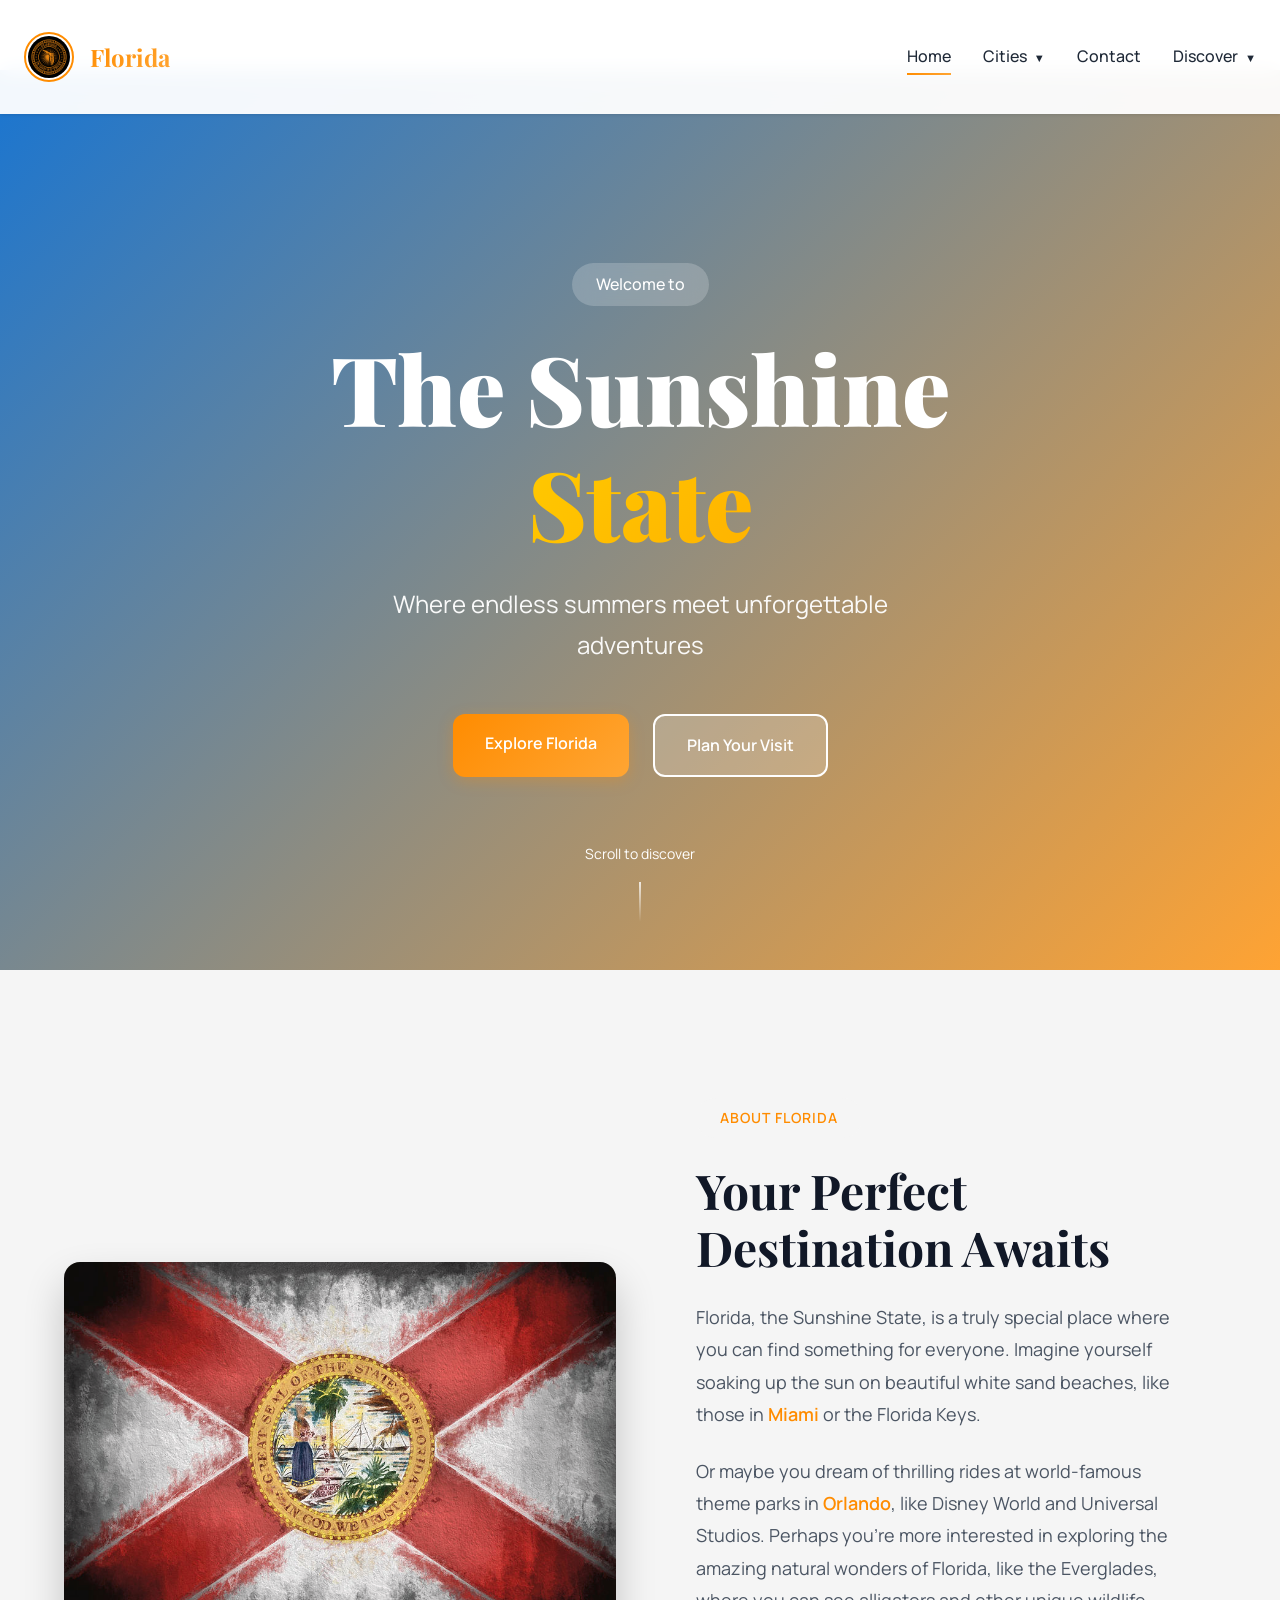
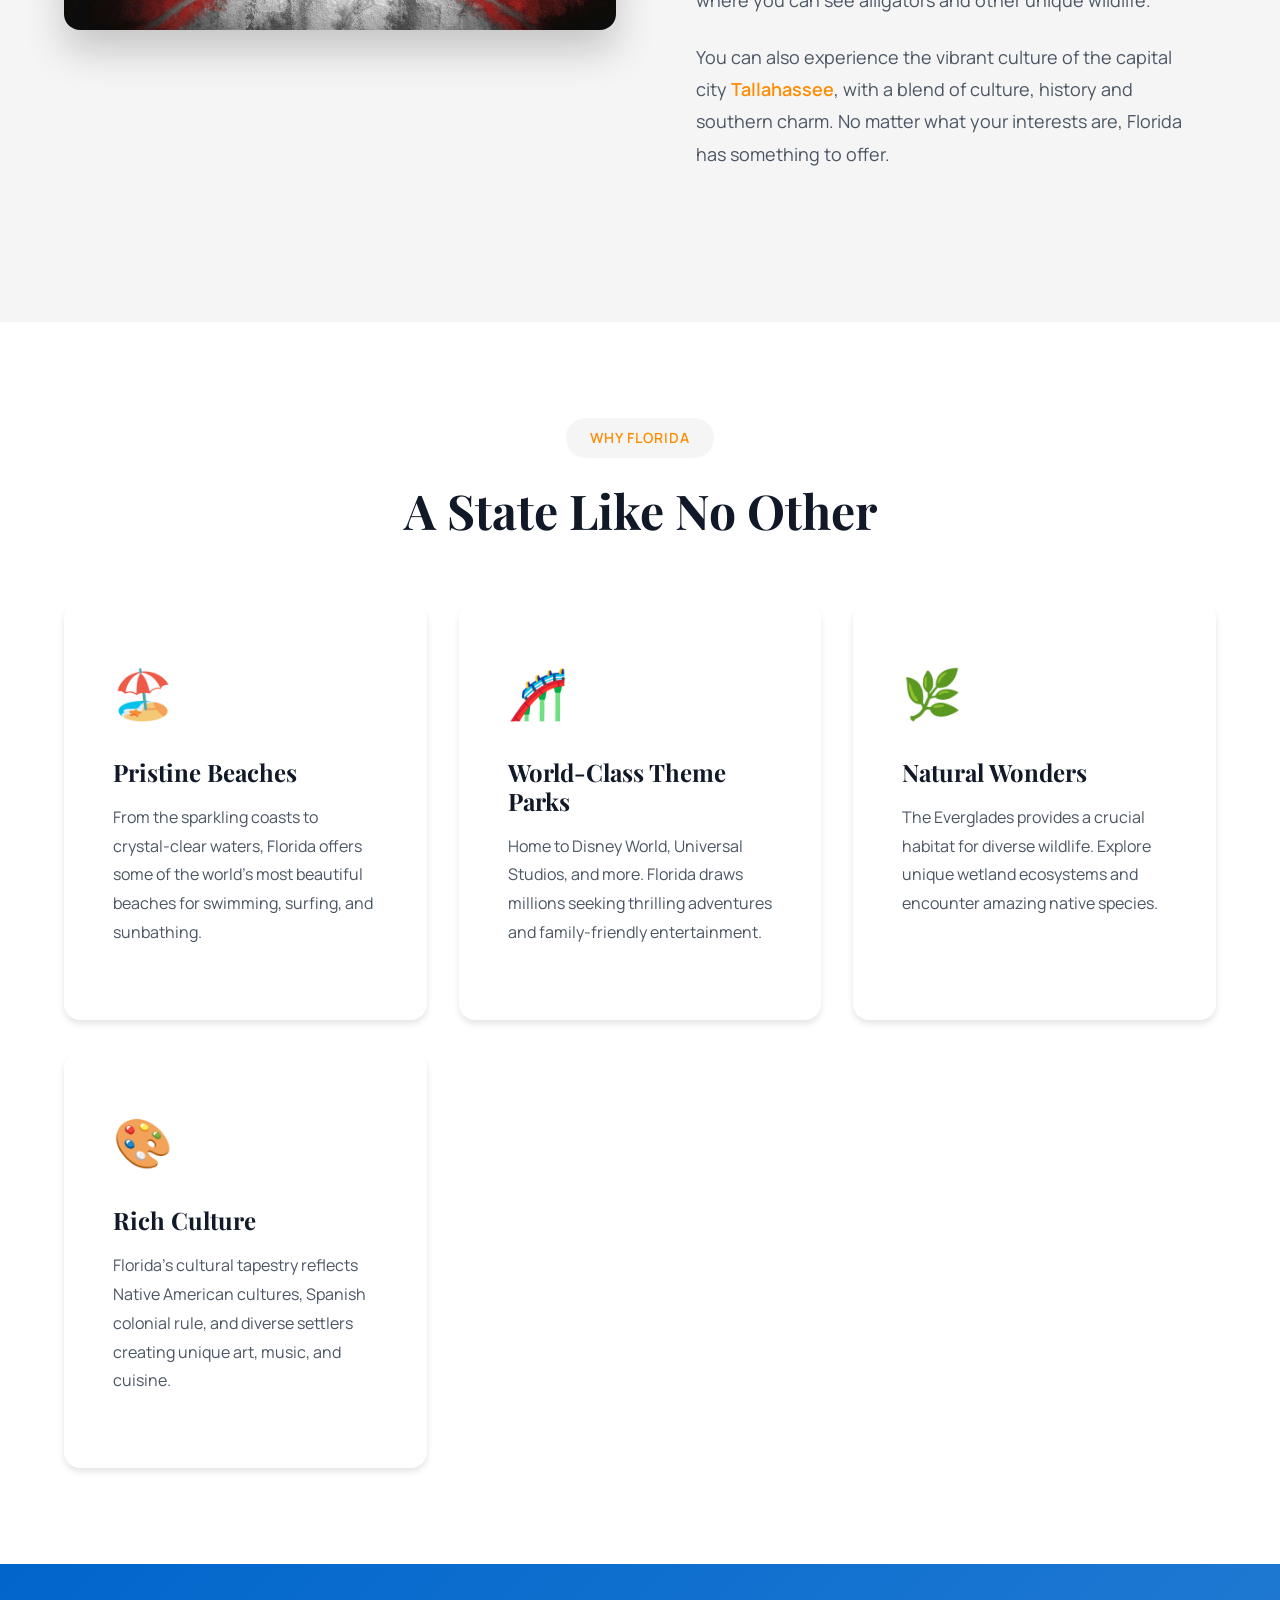
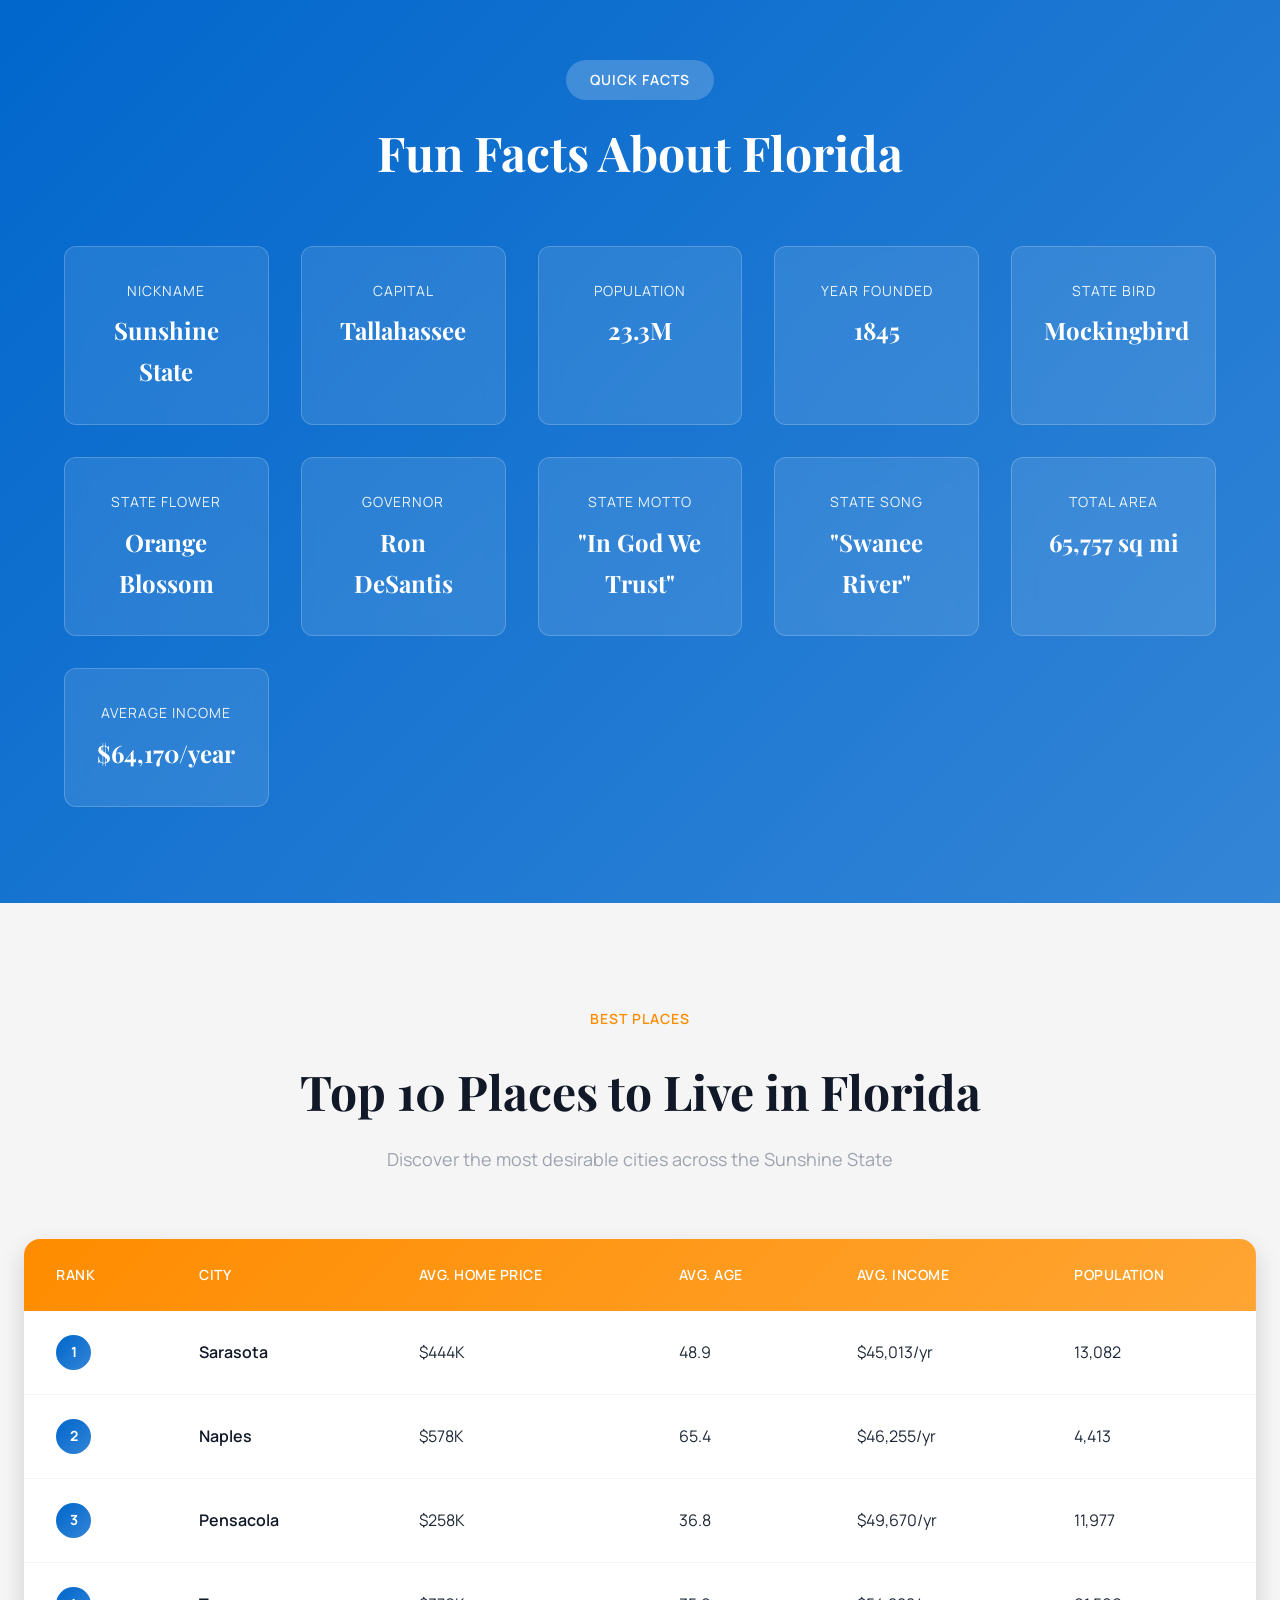
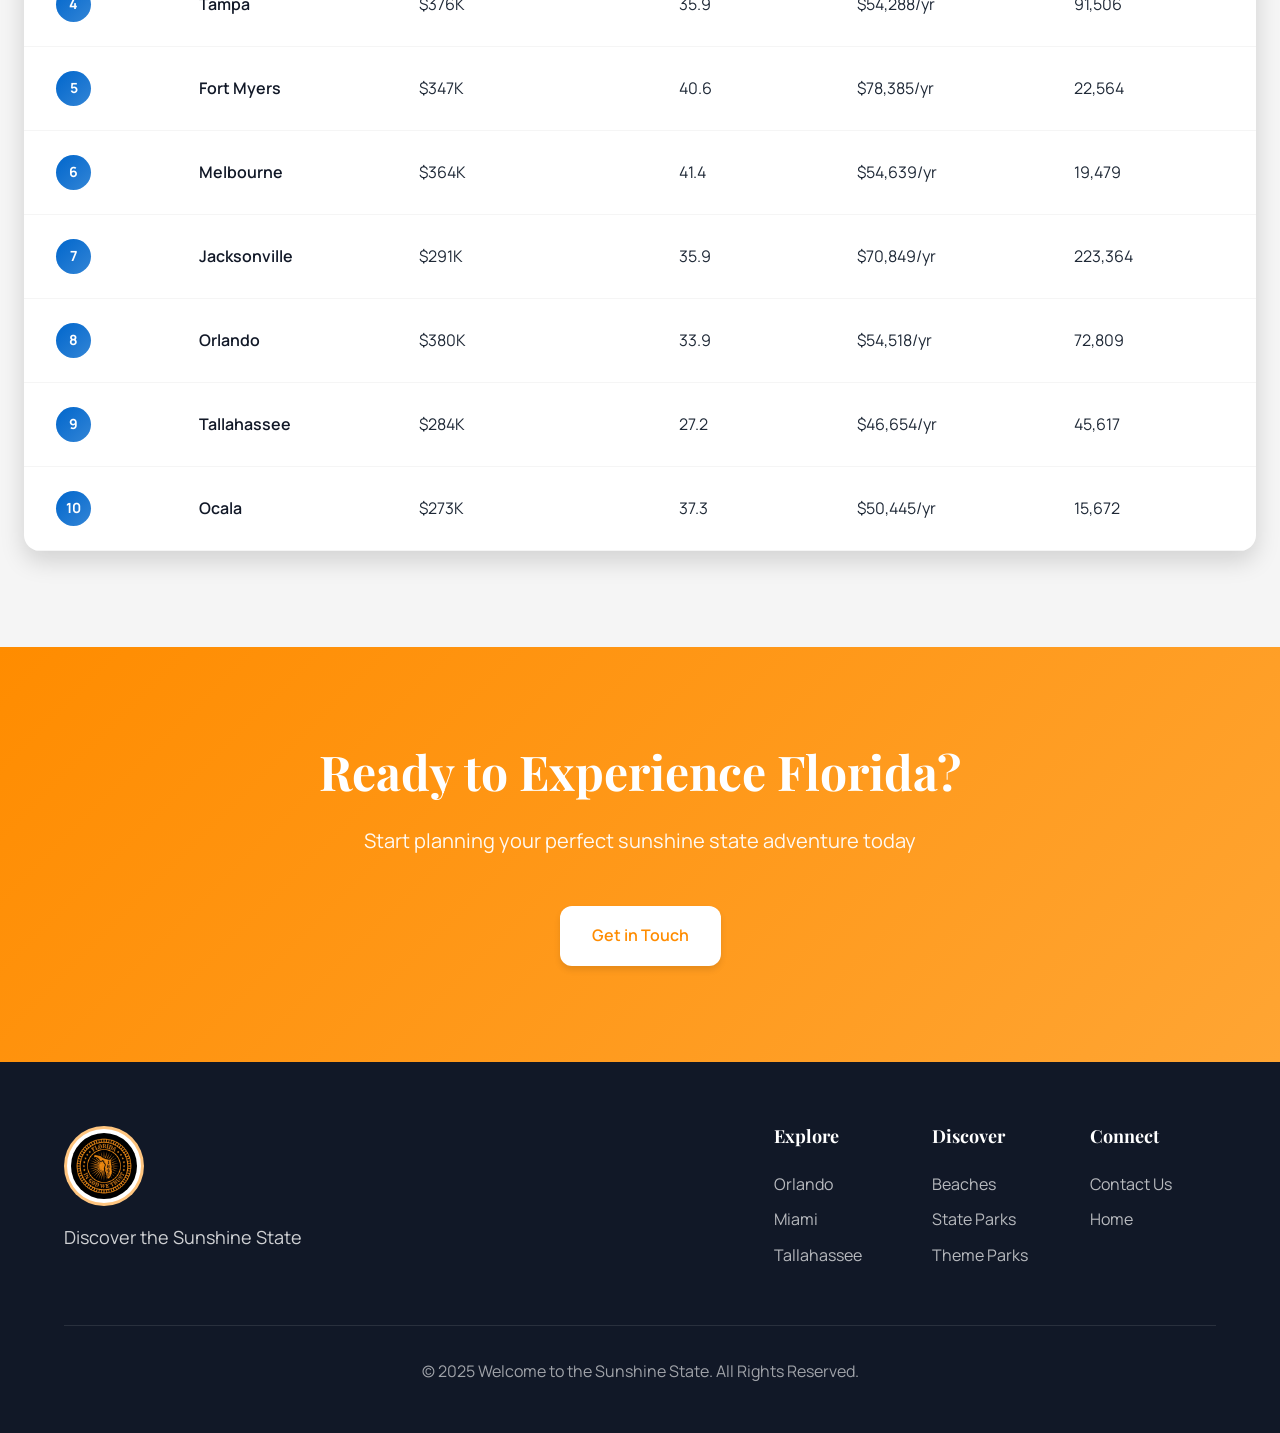
<file: index.html>
<!DOCTYPE html>
<html lang="en">
<head>
    <meta charset="UTF-8">
    <meta name="viewport" content="width=device-width, initial-scale=1.0">
    <title>The Sunshine State | Discover Florida</title>
    <link rel="stylesheet" href="./css_codes/styles.css">
    <link rel="preconnect" href="https://fonts.googleapis.com">
    <link rel="preconnect" href="https://fonts.gstatic.com" crossorigin>
    <link href="https://fonts.googleapis.com/css2?family=Playfair+Display:wght@400;600;700;900&family=Manrope:wght@300;400;500;600;700&display=swap" rel="stylesheet">
</head>
<body>
    <!-- Navigation -->
    <nav class="nav-container">
        <div class="nav-content">
            <div class="nav-logo">
                <img src="./images/index_images/florida_logo.webp" alt="Florida State Logo" class="logo-image">
                <span class="logo-text">Florida</span>
            </div>
            
            <button class="mobile-menu-toggle" aria-label="Toggle menu">
                <span></span>
                <span></span>
                <span></span>
            </button>
            
            <ul class="nav-menu">
                <li><a href="index.html" class="nav-link active">Home</a></li>
                <li class="nav-dropdown">
                    <a href="#" class="nav-link">Cities <span class="dropdown-arrow">▼</span></a>
                    <ul class="dropdown-menu">
                        <li><a href="./cities/Orlando.html">Orlando</a></li>
                        <li><a href="./cities/Miami.html">Miami</a></li>
                        <li><a href="./cities/Tallahassee.html">Tallahassee</a></li>
                    </ul>
                </li>
                <li><a href="contact.html" class="nav-link">Contact</a></li>
                <li class="nav-dropdown">
                    <a href="#" class="nav-link">Discover <span class="dropdown-arrow">▼</span></a>
                    <ul class="dropdown-menu">
                        <li><a href="./More About Florida/Beaches.html">Beaches</a></li>
                        <li><a href="./More About Florida/State_parks.html">State Parks</a></li>
                        <li><a href="./More About Florida/Theme_parks.html">Theme Parks</a></li>
                    </ul>
                </li>
            </ul>
        </div>
    </nav>

    <!-- Hero Section -->
    <header class="hero">
        <div class="hero-background"></div>
        <div class="hero-content">
            <div class="hero-badge">Welcome to</div>
            <h1 class="hero-title">
                The Sunshine
                <span class="hero-title-highlight">State</span>
            </h1>
            <p class="hero-subtitle">Where endless summers meet unforgettable adventures</p>
            <div class="hero-cta">
                <a href="#explore" class="btn btn-primary">Explore Florida</a>
                <a href="contact.html" class="btn btn-secondary">Plan Your Visit</a>
            </div>
        </div>
        <div class="hero-scroll">
            <span>Scroll to discover</span>
            <div class="scroll-indicator"></div>
        </div>
    </header>

    <!-- Main Content -->
    <main>
        <!-- Introduction Section -->
        <section class="intro-section" id="explore">
            <div class="container">
                <div class="intro-grid">
                    <div class="intro-image">
                        <img src="./images/index_images/florida_flag2.jpg" alt="Florida Flag" loading="lazy">
                        <div class="image-overlay"></div>
                    </div>
                    <div class="intro-content">
                        <div class="section-label">About Florida</div>
                        <h2 class="section-title">Your Perfect Destination Awaits</h2>
                        <p class="intro-text">
                            Florida, the Sunshine State, is a truly special place where you can find something for everyone. 
                            Imagine yourself soaking up the sun on beautiful white sand beaches, like those in 
                            <a href="./cities/Miami.html" class="inline-link">Miami</a> or the Florida Keys.
                        </p>
                        <p class="intro-text">
                            Or maybe you dream of thrilling rides at world-famous theme parks in 
                            <a href="./cities/Orlando.html" class="inline-link">Orlando</a>, like Disney World and Universal Studios. 
                            Perhaps you're more interested in exploring the amazing natural wonders of Florida, like the Everglades, 
                            where you can see alligators and other unique wildlife.
                        </p>
                        <p class="intro-text">
                            You can also experience the vibrant culture of the capital city 
                            <a href="./cities/Tallahassee.html" class="inline-link">Tallahassee</a>, 
                            with a blend of culture, history and southern charm. No matter what your interests are, 
                            Florida has something to offer.
                        </p>
                    </div>
                </div>
            </div>
        </section>

        <!-- Features Section -->
        <section class="features-section">
            <div class="container">
                <div class="section-header">
                    <div class="section-label">Why Florida</div>
                    <h2 class="section-title">A State Like No Other</h2>
                </div>
                
                <div class="features-grid">
                    <div class="feature-card">
                        <div class="feature-icon">🏖️</div>
                        <h3 class="feature-title">Pristine Beaches</h3>
                        <p class="feature-description">
                            From the sparkling coasts to crystal-clear waters, Florida offers some of the world's 
                            most beautiful beaches for swimming, surfing, and sunbathing.
                        </p>
                    </div>
                    
                    <div class="feature-card">
                        <div class="feature-icon">🎢</div>
                        <h3 class="feature-title">World-Class Theme Parks</h3>
                        <p class="feature-description">
                            Home to Disney World, Universal Studios, and more. Florida draws millions seeking 
                            thrilling adventures and family-friendly entertainment.
                        </p>
                    </div>
                    
                    <div class="feature-card">
                        <div class="feature-icon">🌿</div>
                        <h3 class="feature-title">Natural Wonders</h3>
                        <p class="feature-description">
                            The Everglades provides a crucial habitat for diverse wildlife. Explore unique wetland 
                            ecosystems and encounter amazing native species.
                        </p>
                    </div>
                    
                    <div class="feature-card">
                        <div class="feature-icon">🎨</div>
                        <h3 class="feature-title">Rich Culture</h3>
                        <p class="feature-description">
                            Florida's cultural tapestry reflects Native American cultures, Spanish colonial rule, 
                            and diverse settlers creating unique art, music, and cuisine.
                        </p>
                    </div>
                </div>
            </div>
        </section>

        <!-- Fun Facts Section -->
        <section class="facts-section">
            <div class="container">
                <div class="section-header">
                    <div class="section-label">Quick Facts</div>
                    <h2 class="section-title">Fun Facts About Florida</h2>
                </div>
                
                <div class="facts-grid">
                    <div class="fact-item">
                        <div class="fact-label">Nickname</div>
                        <div class="fact-value">Sunshine State</div>
                    </div>
                    <div class="fact-item">
                        <div class="fact-label">Capital</div>
                        <div class="fact-value">Tallahassee</div>
                    </div>
                    <div class="fact-item">
                        <div class="fact-label">Population</div>
                        <div class="fact-value">23.3M</div>
                    </div>
                    <div class="fact-item">
                        <div class="fact-label">Year Founded</div>
                        <div class="fact-value">1845</div>
                    </div>
                    <div class="fact-item">
                        <div class="fact-label">State Bird</div>
                        <div class="fact-value">Mockingbird</div>
                    </div>
                    <div class="fact-item">
                        <div class="fact-label">State Flower</div>
                        <div class="fact-value">Orange Blossom</div>
                    </div>
                    <div class="fact-item">
                        <div class="fact-label">Governor</div>
                        <div class="fact-value">Ron DeSantis</div>
                    </div>
                    <div class="fact-item">
                        <div class="fact-label">State Motto</div>
                        <div class="fact-value">"In God We Trust"</div>
                    </div>
                    <div class="fact-item">
                        <div class="fact-label">State Song</div>
                        <div class="fact-value">"Swanee River"</div>
                    </div>
                    <div class="fact-item">
                        <div class="fact-label">Total Area</div>
                        <div class="fact-value">65,757 sq mi</div>
                    </div>
                    <div class="fact-item">
                        <div class="fact-label">Average Income</div>
                        <div class="fact-value">$64,170/year</div>
                    </div>
                </div>
            </div>
        </section>

        <!-- Top Cities Section -->
        <section class="cities-section">
            <div class="container-wide">
                <div class="section-header">
                    <div class="section-label">Best Places</div>
                    <h2 class="section-title">Top 10 Places to Live in Florida</h2>
                    <p class="section-subtitle">Discover the most desirable cities across the Sunshine State</p>
                </div>
                
                <div class="table-wrapper">
                    <table class="cities-table">
                        <thead>
                            <tr>
                                <th>Rank</th>
                                <th>City</th>
                                <th>Avg. Home Price</th>
                                <th>Avg. Age</th>
                                <th>Avg. Income</th>
                                <th>Population</th>
                            </tr>
                        </thead>
                        <tbody>
                            <tr>
                                <td><span class="rank-badge">1</span></td>
                                <td class="city-name">Sarasota</td>
                                <td>$444K</td>
                                <td>48.9</td>
                                <td>$45,013/yr</td>
                                <td>58,406</td>
                            </tr>
                            <tr>
                                <td><span class="rank-badge">2</span></td>
                                <td class="city-name">Naples</td>
                                <td>$578K</td>
                                <td>65.4</td>
                                <td>$46,255/yr</td>
                                <td>19,704</td>
                            </tr>
                            <tr>
                                <td><span class="rank-badge">3</span></td>
                                <td class="city-name">Pensacola</td>
                                <td>$258K</td>
                                <td>36.8</td>
                                <td>$49,670/yr</td>
                                <td>53,473</td>
                            </tr>
                            <tr>
                                <td><span class="rank-badge">4</span></td>
                                <td class="city-name">Tampa</td>
                                <td>$376K</td>
                                <td>35.9</td>
                                <td>$54,288/yr</td>
                                <td>408,510</td>
                            </tr>
                            <tr>
                                <td><span class="rank-badge">5</span></td>
                                <td class="city-name">Fort Myers</td>
                                <td>$347K</td>
                                <td>40.6</td>
                                <td>$78,385/yr</td>
                                <td>100,736</td>
                            </tr>
                            <tr>
                                <td><span class="rank-badge">6</span></td>
                                <td class="city-name">Melbourne</td>
                                <td>$364K</td>
                                <td>41.4</td>
                                <td>$54,639/yr</td>
                                <td>86,960</td>
                            </tr>
                            <tr>
                                <td><span class="rank-badge">7</span></td>
                                <td class="city-name">Jacksonville</td>
                                <td>$291K</td>
                                <td>35.9</td>
                                <td>$70,849/yr</td>
                                <td>997,164</td>
                            </tr>
                            <tr>
                                <td><span class="rank-badge">8</span></td>
                                <td class="city-name">Orlando</td>
                                <td>$380K</td>
                                <td>33.9</td>
                                <td>$54,518/yr</td>
                                <td>325,044</td>
                            </tr>
                            <tr>
                                <td><span class="rank-badge">9</span></td>
                                <td class="city-name">Tallahassee</td>
                                <td>$284K</td>
                                <td>27.2</td>
                                <td>$46,654/yr</td>
                                <td>203,650</td>
                            </tr>
                            <tr>
                                <td><span class="rank-badge">10</span></td>
                                <td class="city-name">Ocala</td>
                                <td>$273K</td>
                                <td>37.3</td>
                                <td>$50,445/yr</td>
                                <td>69,965</td>
                            </tr>
                        </tbody>
                    </table>
                </div>
            </div>
        </section>

        <!-- CTA Section -->
        <section class="cta-section">
            <div class="container">
                <div class="cta-content">
                    <h2 class="cta-title">Ready to Experience Florida?</h2>
                    <p class="cta-subtitle">Start planning your perfect sunshine state adventure today</p>
                    <a href="contact.html" class="btn btn-light">Get in Touch</a>
                </div>
            </div>
        </section>
    </main>

    <!-- Footer -->
    <footer class="footer">
        <div class="container">
            <div class="footer-content">
                <div class="footer-brand">
                    <img src="./images/index_images/florida_logo.webp" alt="Florida" class="footer-logo">
                    <p class="footer-tagline">Discover the Sunshine State</p>
                </div>
                <div class="footer-links">
                    <div class="footer-column">
                        <h4>Explore</h4>
                        <a href="./cities/Orlando.html">Orlando</a>
                        <a href="./cities/Miami.html">Miami</a>
                        <a href="./cities/Tallahassee.html">Tallahassee</a>
                    </div>
                    <div class="footer-column">
                        <h4>Discover</h4>
                        <a href="./More About Florida/Beaches.html">Beaches</a>
                        <a href="./More About Florida/State_parks.html">State Parks</a>
                        <a href="./More About Florida/Theme_parks.html">Theme Parks</a>
                    </div>
                    <div class="footer-column">
                        <h4>Connect</h4>
                        <a href="contact.html">Contact Us</a>
                        <a href="index.html">Home</a>
                    </div>
                </div>
            </div>
            <div class="footer-bottom">
                <p>&copy; 2025 Welcome to the Sunshine State. All Rights Reserved.</p>
            </div>
        </div>
    </footer>

    <script src="./email_alert.js"></script>
    <script src="./css_codes/main.js"></script>
</body>
</html>
</file>
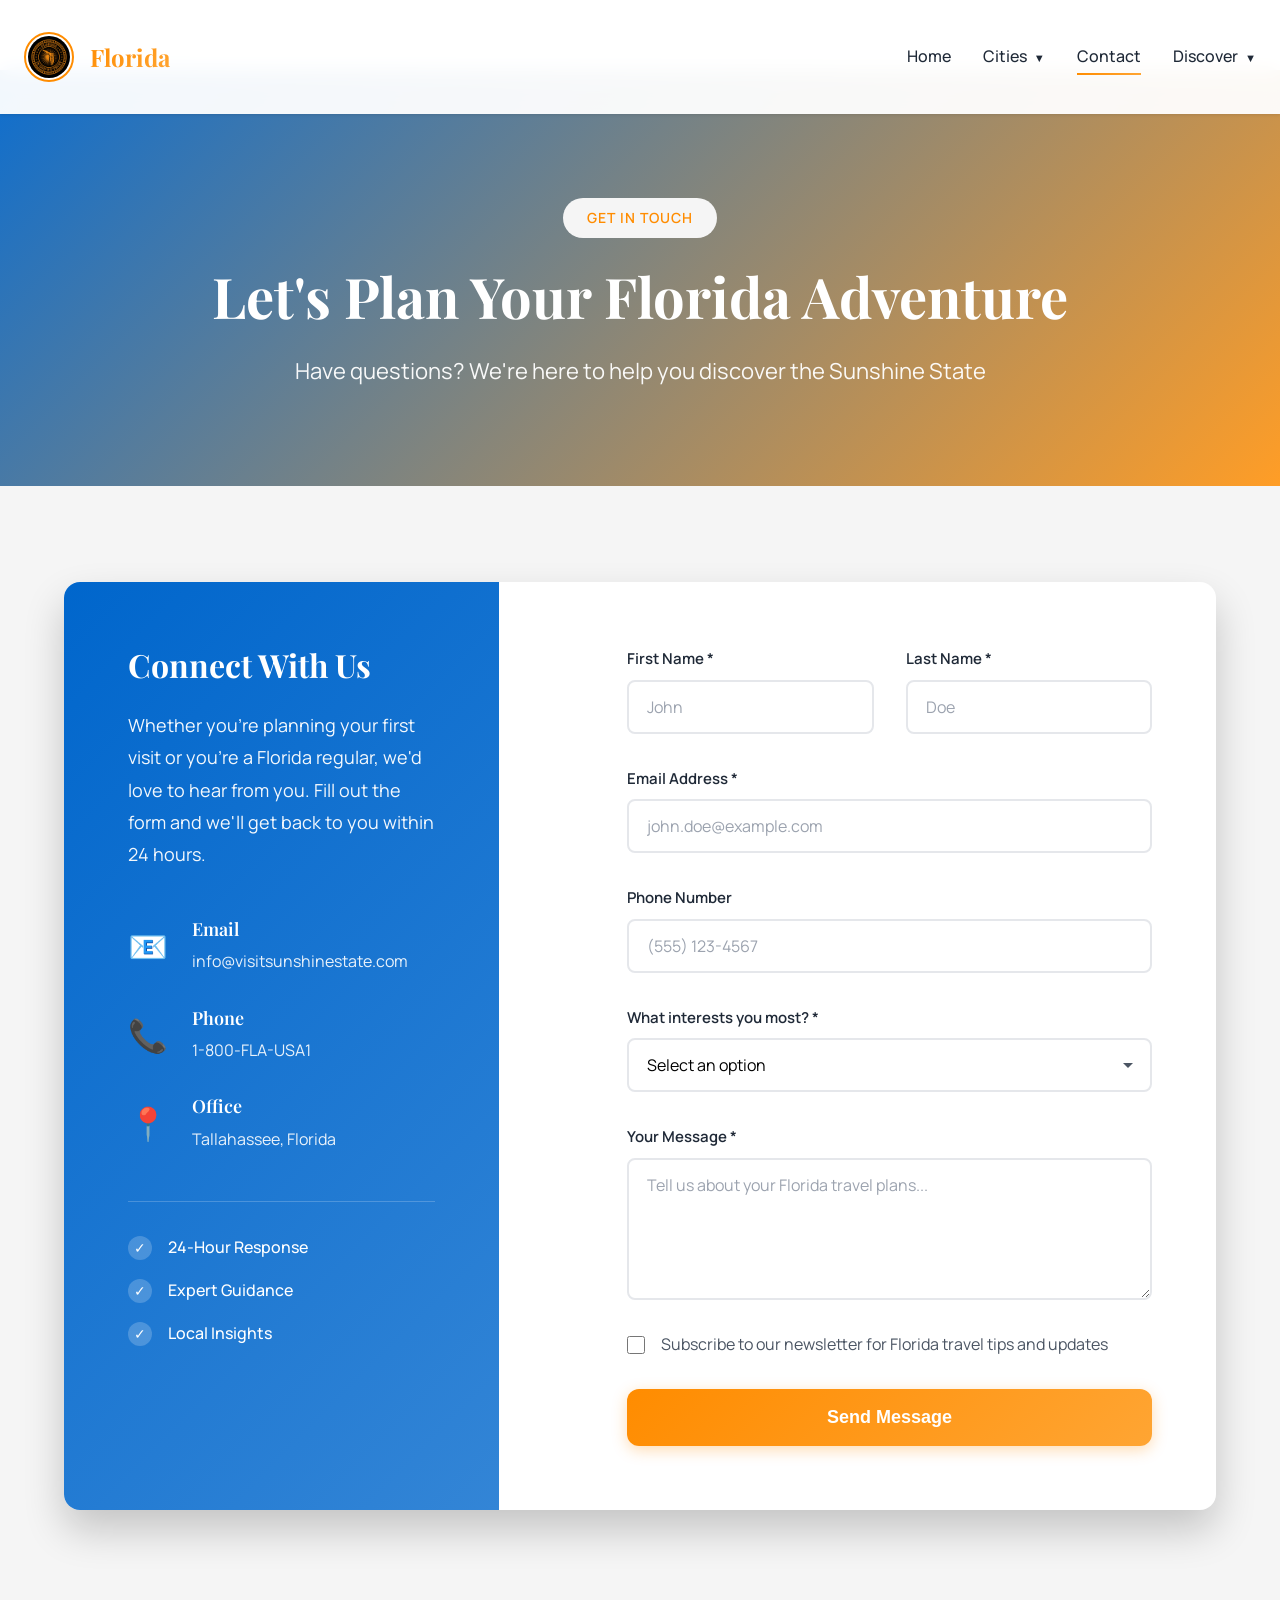
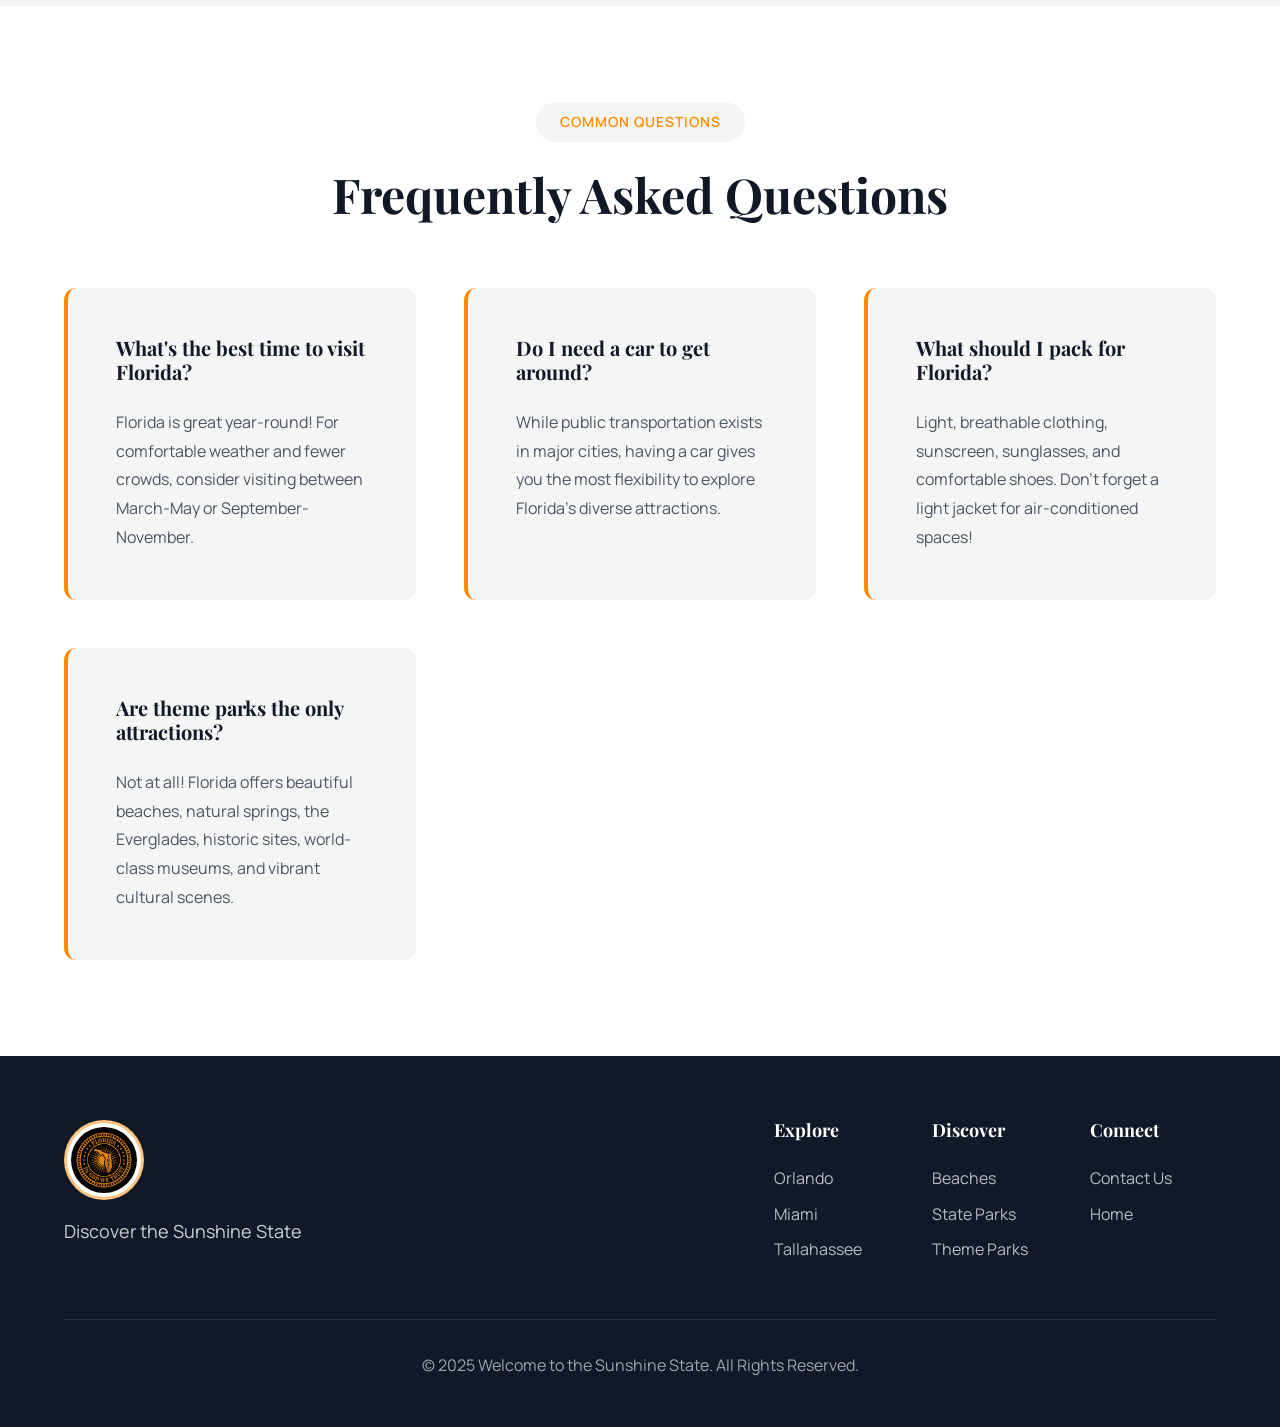
<file: contact.html>
<!DOCTYPE html>
<html lang="en">
<head>
    <meta charset="UTF-8">
    <meta name="viewport" content="width=device-width, initial-scale=1.0">
    <title>Contact Us | Florida Tourism</title>
    <link rel="stylesheet" href="./css_codes/styles.css">
    <link rel="stylesheet" href="./css_codes/contact.css">
    <link rel="preconnect" href="https://fonts.googleapis.com">
    <link rel="preconnect" href="https://fonts.gstatic.com" crossorigin>
    <link href="https://fonts.googleapis.com/css2?family=Playfair+Display:wght@400;600;700;900&family=Manrope:wght@300;400;500;600;700&display=swap" rel="stylesheet">
</head>
<body>
    <!-- Navigation -->
    <nav class="nav-container">
        <div class="nav-content">
            <div class="nav-logo">
                <img src="./images/index_images/florida_logo.webp" alt="Florida State Logo" class="logo-image">
                <span class="logo-text">Florida</span>
            </div>
            
            <button class="mobile-menu-toggle" aria-label="Toggle menu">
                <span></span>
                <span></span>
                <span></span>
            </button>
            
            <ul class="nav-menu">
                <li><a href="index.html" class="nav-link">Home</a></li>
                <li class="nav-dropdown">
                    <a href="#" class="nav-link">Cities <span class="dropdown-arrow">▼</span></a>
                    <ul class="dropdown-menu">
                        <li><a href="./cities/Orlando.html">Orlando</a></li>
                        <li><a href="./cities/Miami.html">Miami</a></li>
                        <li><a href="./cities/Tallahassee.html">Tallahassee</a></li>
                    </ul>
                </li>
                <li><a href="contact.html" class="nav-link active">Contact</a></li>
                <li class="nav-dropdown">
                    <a href="#" class="nav-link">Discover <span class="dropdown-arrow">▼</span></a>
                    <ul class="dropdown-menu">
                        <li><a href="./More About Florida/Beaches.html">Beaches</a></li>
                        <li><a href="./More About Florida/State_parks.html">State Parks</a></li>
                        <li><a href="./More About Florida/Theme_parks.html">Theme Parks</a></li>
                    </ul>
                </li>
            </ul>
        </div>
    </nav>

    <!-- Contact Hero -->
    <section class="contact-hero">
        <div class="contact-hero-background"></div>
        <div class="container">
            <div class="contact-hero-content">
                <div class="section-label">Get in Touch</div>
                <h1 class="contact-hero-title">Let's Plan Your Florida Adventure</h1>
                <p class="contact-hero-subtitle">Have questions? We're here to help you discover the Sunshine State</p>
            </div>
        </div>
    </section>

    <!-- Contact Form Section -->
    <section class="contact-form-section">
        <div class="container">
            <div class="contact-wrapper">
                <div class="contact-info">
                    <h2 class="contact-info-title">Connect With Us</h2>
                    <p class="contact-info-text">
                        Whether you're planning your first visit or you're a Florida regular, 
                        we'd love to hear from you. Fill out the form and we'll get back to you 
                        within 24 hours.
                    </p>
                    
                    <div class="contact-details">
                        <div class="contact-detail-item">
                            <div class="detail-icon">📧</div>
                            <div class="detail-content">
                                <h4>Email</h4>
                                <p>info@visitsunshinestate.com</p>
                            </div>
                        </div>
                        
                        <div class="contact-detail-item">
                            <div class="detail-icon">📞</div>
                            <div class="detail-content">
                                <h4>Phone</h4>
                                <p>1-800-FLA-USA1</p>
                            </div>
                        </div>
                        
                        <div class="contact-detail-item">
                            <div class="detail-icon">📍</div>
                            <div class="detail-content">
                                <h4>Office</h4>
                                <p>Tallahassee, Florida</p>
                            </div>
                        </div>
                    </div>
                    
                    <div class="contact-features">
                        <div class="feature-badge">
                            <span class="badge-icon">✓</span>
                            <span>24-Hour Response</span>
                        </div>
                        <div class="feature-badge">
                            <span class="badge-icon">✓</span>
                            <span>Expert Guidance</span>
                        </div>
                        <div class="feature-badge">
                            <span class="badge-icon">✓</span>
                            <span>Local Insights</span>
                        </div>
                    </div>
                </div>
                
                <div class="contact-form-container">
                    <form id="contactForm" class="contact-form">
                        <div class="form-group">
                            <label for="firstName" class="form-label">First Name *</label>
                            <input 
                                type="text" 
                                id="firstName" 
                                name="firstName" 
                                class="form-input" 
                                required
                                placeholder="John"
                            >
                        </div>
                        
                        <div class="form-group">
                            <label for="lastName" class="form-label">Last Name *</label>
                            <input 
                                type="text" 
                                id="lastName" 
                                name="lastName" 
                                class="form-input" 
                                required
                                placeholder="Doe"
                            >
                        </div>
                        
                        <div class="form-group form-group-full">
                            <label for="email" class="form-label">Email Address *</label>
                            <input 
                                type="email" 
                                id="email" 
                                name="email" 
                                class="form-input" 
                                required
                                placeholder="john.doe@example.com"
                            >
                        </div>
                        
                        <div class="form-group form-group-full">
                            <label for="phone" class="form-label">Phone Number</label>
                            <input 
                                type="tel" 
                                id="phone" 
                                name="phone" 
                                class="form-input"
                                placeholder="(555) 123-4567"
                            >
                        </div>
                        
                        <div class="form-group form-group-full">
                            <label for="interest" class="form-label">What interests you most? *</label>
                            <select id="interest" name="interest" class="form-select" required>
                                <option value="">Select an option</option>
                                <option value="beaches">Beaches & Coastline</option>
                                <option value="theme-parks">Theme Parks</option>
                                <option value="nature">Nature & Wildlife</option>
                                <option value="cities">City Exploration</option>
                                <option value="culture">Arts & Culture</option>
                                <option value="other">Other</option>
                            </select>
                        </div>
                        
                        <div class="form-group form-group-full">
                            <label for="message" class="form-label">Your Message *</label>
                            <textarea 
                                id="message" 
                                name="message" 
                                class="form-textarea" 
                                required
                                rows="5"
                                placeholder="Tell us about your Florida travel plans..."
                            ></textarea>
                        </div>
                        
                        <div class="form-group form-group-full">
                            <label class="checkbox-label">
                                <input type="checkbox" name="newsletter" id="newsletter">
                                <span class="checkbox-text">Subscribe to our newsletter for Florida travel tips and updates</span>
                            </label>
                        </div>
                        
                        <div class="form-group form-group-full">
                            <button type="submit" class="btn btn-primary btn-submit">
                                Send Message
                            </button>
                        </div>
                    </form>
                </div>
            </div>
        </div>
    </section>

    <!-- FAQ Section -->
    <section class="faq-section">
        <div class="container">
            <div class="section-header">
                <div class="section-label">Common Questions</div>
                <h2 class="section-title">Frequently Asked Questions</h2>
            </div>
            
            <div class="faq-grid">
                <div class="faq-item">
                    <h3 class="faq-question">What's the best time to visit Florida?</h3>
                    <p class="faq-answer">
                        Florida is great year-round! For comfortable weather and fewer crowds, 
                        consider visiting between March-May or September-November.
                    </p>
                </div>
                
                <div class="faq-item">
                    <h3 class="faq-question">Do I need a car to get around?</h3>
                    <p class="faq-answer">
                        While public transportation exists in major cities, having a car gives you 
                        the most flexibility to explore Florida's diverse attractions.
                    </p>
                </div>
                
                <div class="faq-item">
                    <h3 class="faq-question">What should I pack for Florida?</h3>
                    <p class="faq-answer">
                        Light, breathable clothing, sunscreen, sunglasses, and comfortable shoes. 
                        Don't forget a light jacket for air-conditioned spaces!
                    </p>
                </div>
                
                <div class="faq-item">
                    <h3 class="faq-question">Are theme parks the only attractions?</h3>
                    <p class="faq-answer">
                        Not at all! Florida offers beautiful beaches, natural springs, the Everglades, 
                        historic sites, world-class museums, and vibrant cultural scenes.
                    </p>
                </div>
            </div>
        </div>
    </section>

    <!-- Footer -->
    <footer class="footer">
        <div class="container">
            <div class="footer-content">
                <div class="footer-brand">
                    <img src="./images/index_images/florida_logo.webp" alt="Florida" class="footer-logo">
                    <p class="footer-tagline">Discover the Sunshine State</p>
                </div>
                <div class="footer-links">
                    <div class="footer-column">
                        <h4>Explore</h4>
                        <a href="./cities/Orlando.html">Orlando</a>
                        <a href="./cities/Miami.html">Miami</a>
                        <a href="./cities/Tallahassee.html">Tallahassee</a>
                    </div>
                    <div class="footer-column">
                        <h4>Discover</h4>
                        <a href="./More About Florida/Beaches.html">Beaches</a>
                        <a href="./More About Florida/State_parks.html">State Parks</a>
                        <a href="./More About Florida/Theme_parks.html">Theme Parks</a>
                    </div>
                    <div class="footer-column">
                        <h4>Connect</h4>
                        <a href="contact.html">Contact Us</a>
                        <a href="index.html">Home</a>
                    </div>
                </div>
            </div>
            <div class="footer-bottom">
                <p>&copy; 2025 Welcome to the Sunshine State. All Rights Reserved.</p>
            </div>
        </div>
    </footer>

    <script src="./email_alert.js"></script>
    <script src="./css_codes/main.js"></script>
    <script src="./css_codes/contact.js"></script>
</body>
</html>
</file>
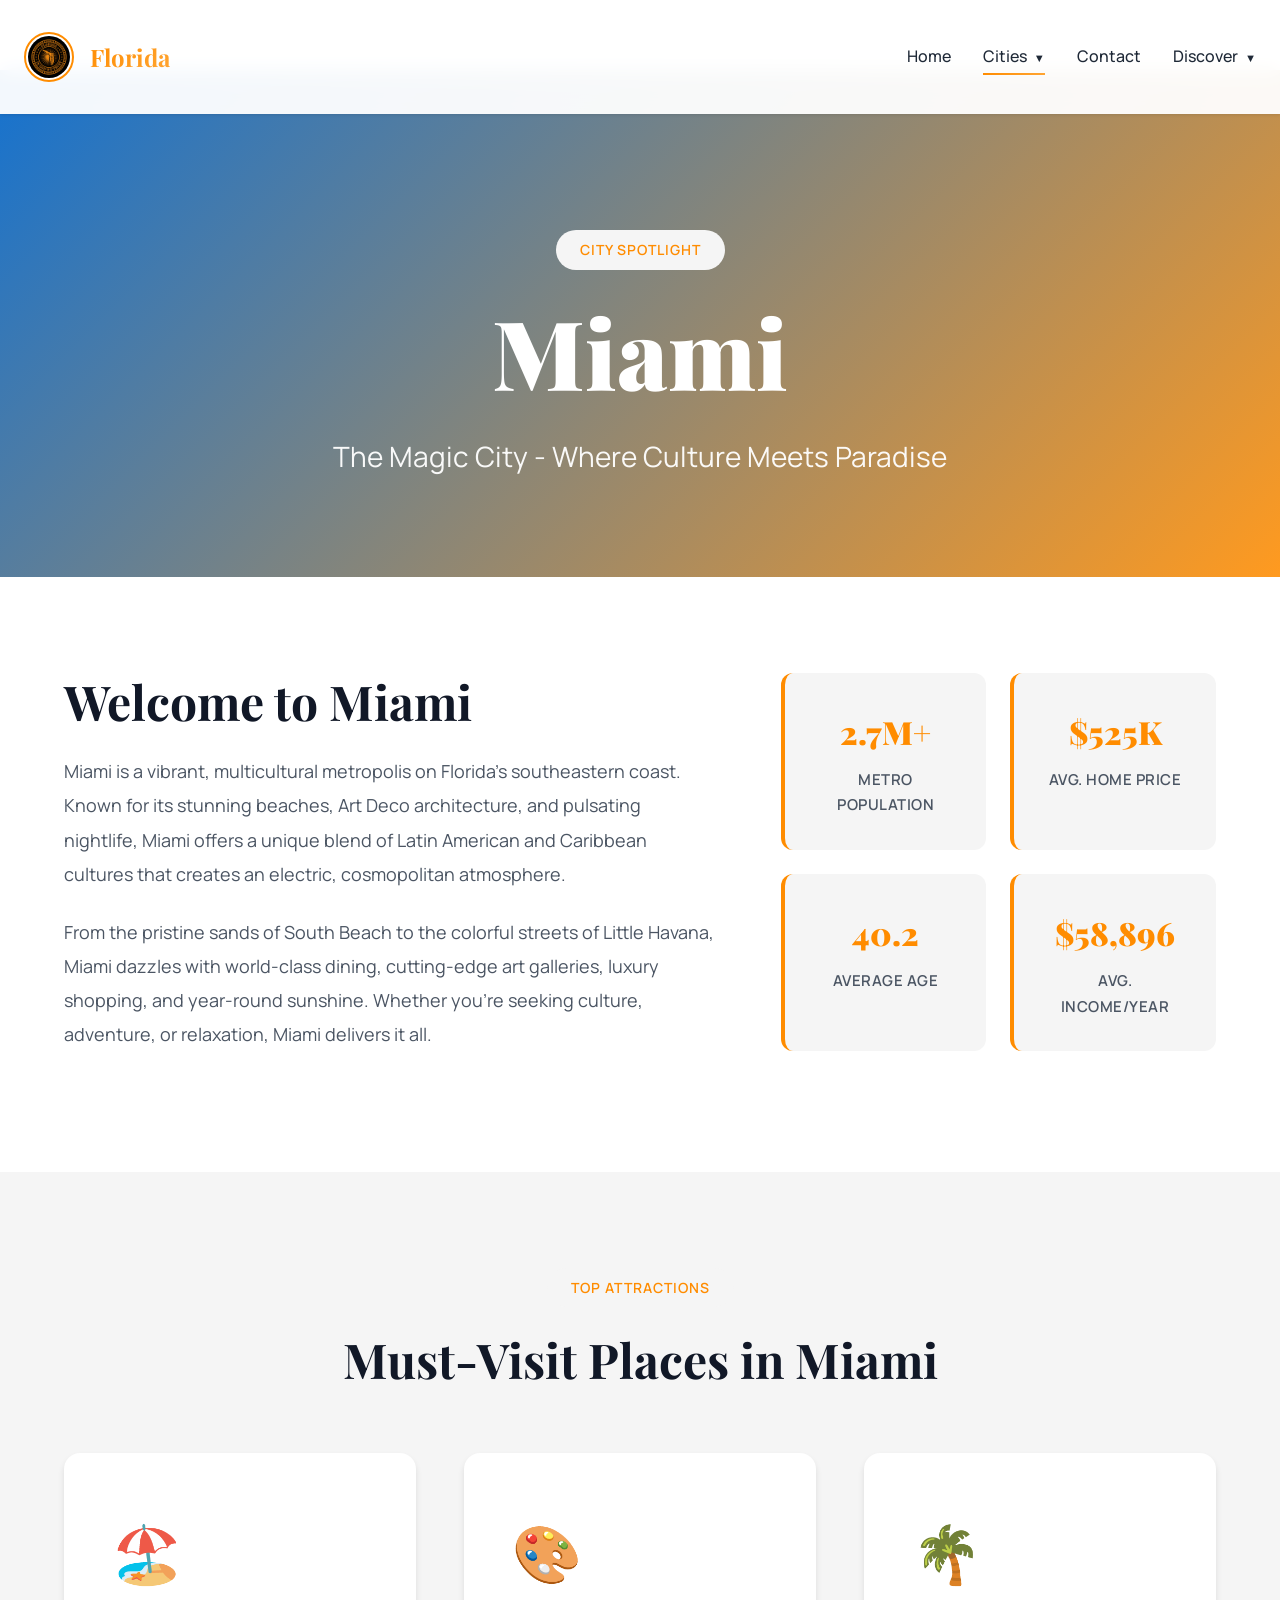
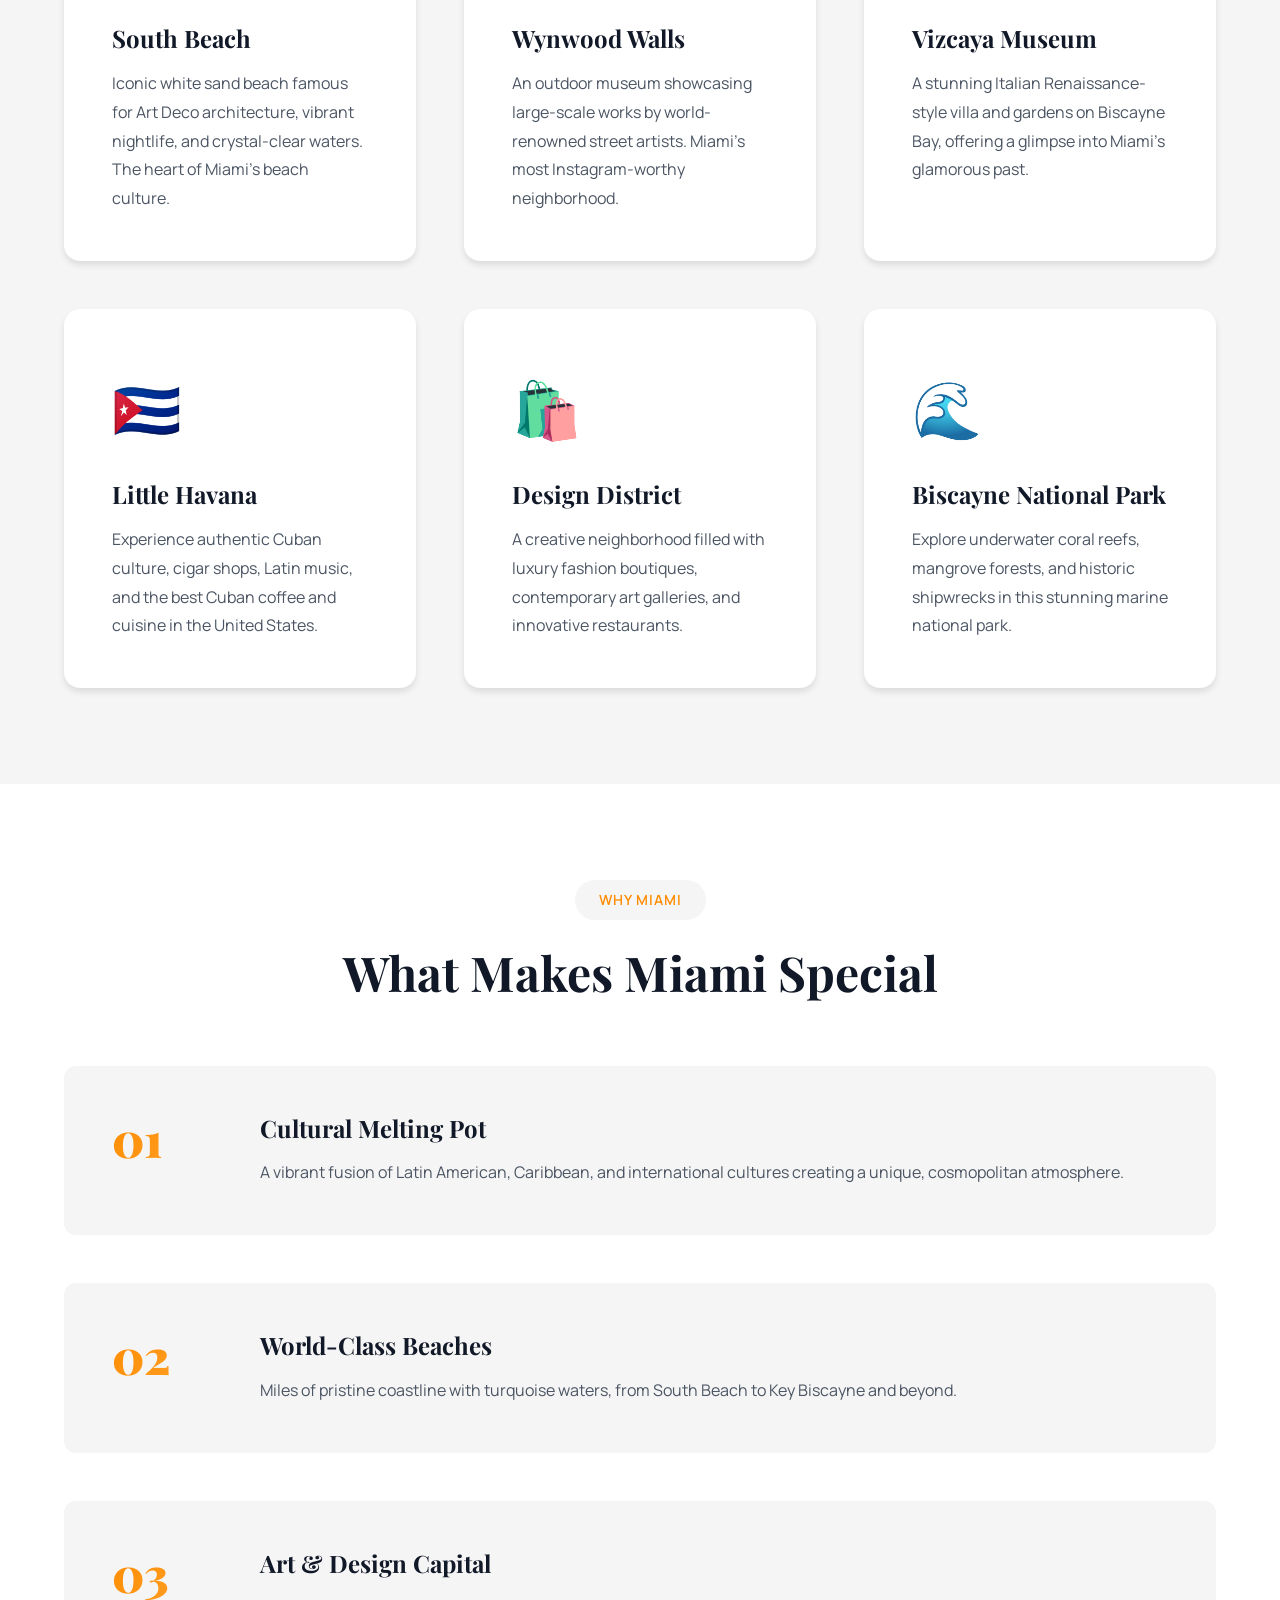
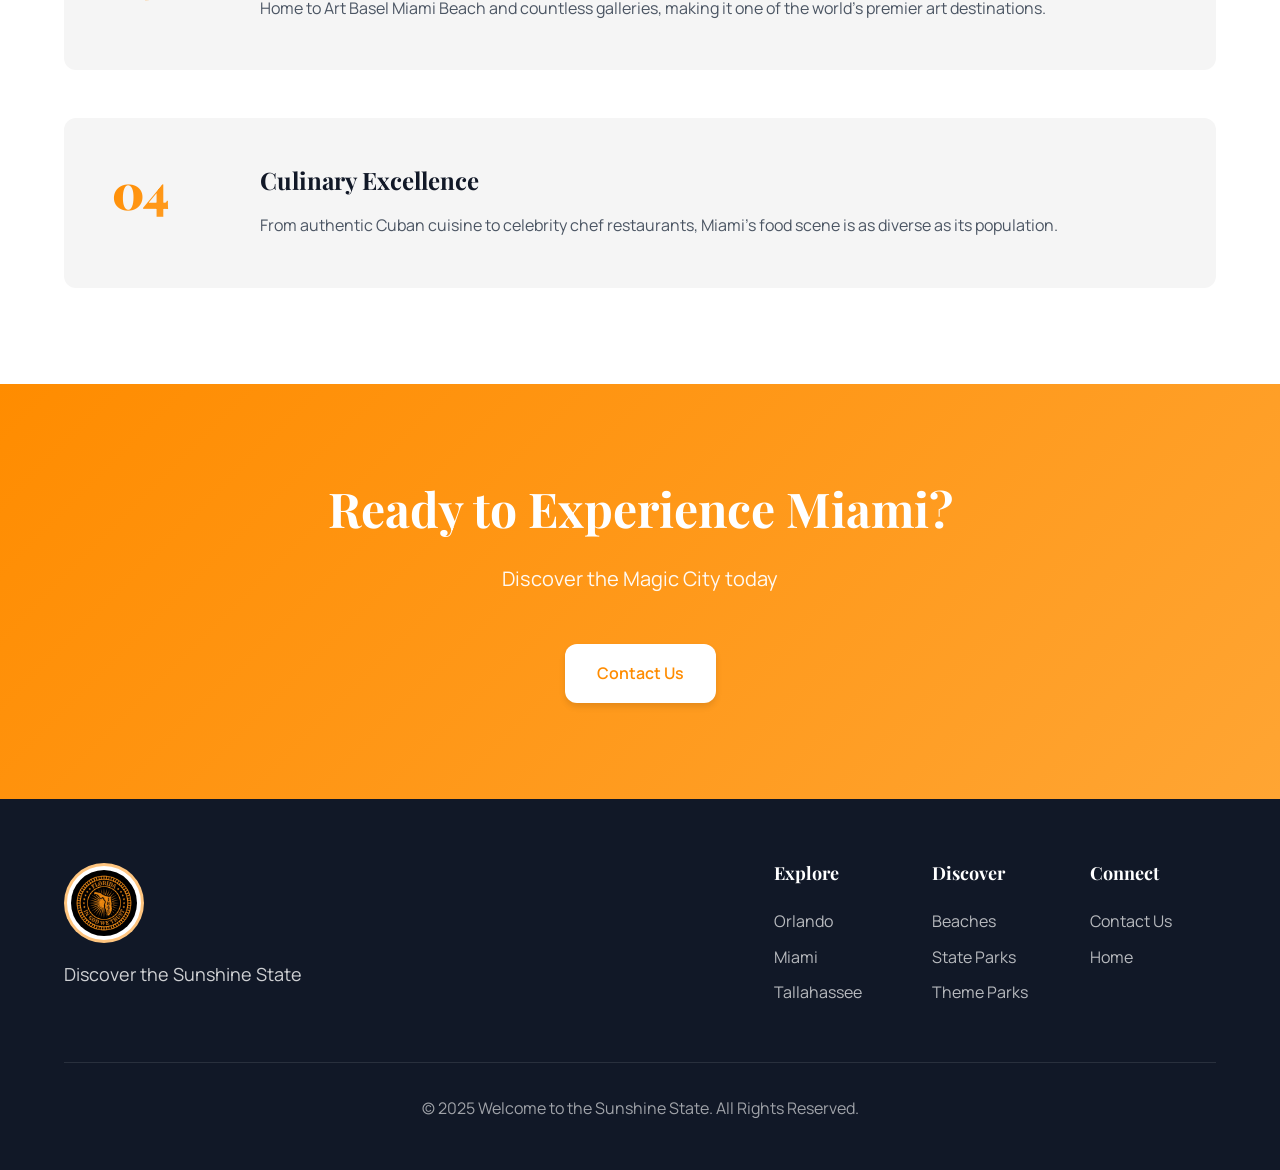
<file: cities/Miami.html>
<!DOCTYPE html>
<html lang="en">
<head>
    <meta charset="UTF-8">
    <meta name="viewport" content="width=device-width, initial-scale=1.0">
    <title>Miami - The Magic City | Florida</title>
    <link rel="stylesheet" href="../css_codes/styles.css">
    <link rel="stylesheet" href="../css_codes/city-page.css">
    <link rel="preconnect" href="https://fonts.googleapis.com">
    <link rel="preconnect" href="https://fonts.gstatic.com" crossorigin>
    <link href="https://fonts.googleapis.com/css2?family=Playfair+Display:wght@400;600;700;900&family=Manrope:wght@300;400;500;600;700&display=swap" rel="stylesheet">
</head>
<body>
    <!-- Navigation -->
    <nav class="nav-container">
        <div class="nav-content">
            <div class="nav-logo">
                <img src="../images/index_images/florida_logo.webp" alt="Florida State Logo" class="logo-image">
                <span class="logo-text">Florida</span>
            </div>
            
            <button class="mobile-menu-toggle" aria-label="Toggle menu">
                <span></span>
                <span></span>
                <span></span>
            </button>
            
            <ul class="nav-menu">
                <li><a href="../index.html" class="nav-link">Home</a></li>
                <li class="nav-dropdown">
                    <a href="#" class="nav-link active">Cities <span class="dropdown-arrow">▼</span></a>
                    <ul class="dropdown-menu">
                        <li><a href="Orlando.html">Orlando</a></li>
                        <li><a href="Miami.html">Miami</a></li>
                        <li><a href="Tallahassee.html">Tallahassee</a></li>
                    </ul>
                </li>
                <li><a href="../contact.html" class="nav-link">Contact</a></li>
                <li class="nav-dropdown">
                    <a href="#" class="nav-link">Discover <span class="dropdown-arrow">▼</span></a>
                    <ul class="dropdown-menu">
                        <li><a href="../More About Florida/Beaches.html">Beaches</a></li>
                        <li><a href="../More About Florida/State_parks.html">State Parks</a></li>
                        <li><a href="../More About Florida/Theme_parks.html">Theme Parks</a></li>
                    </ul>
                </li>
            </ul>
        </div>
    </nav>

    <!-- City Hero -->
    <section class="city-hero">
        <div class="city-hero-background"></div>
        <div class="container">
            <div class="city-hero-content">
                <div class="section-label">City Spotlight</div>
                <h1 class="city-hero-title">Miami</h1>
                <p class="city-hero-subtitle">The Magic City - Where Culture Meets Paradise</p>
            </div>
        </div>
    </section>

    <!-- City Overview -->
    <section class="city-overview">
        <div class="container">
            <div class="overview-grid">
                <div class="overview-content">
                    <h2 class="section-title">Welcome to Miami</h2>
                    <p class="overview-text">
                        Miami is a vibrant, multicultural metropolis on Florida's southeastern coast. Known for its 
                        stunning beaches, Art Deco architecture, and pulsating nightlife, Miami offers a unique blend 
                        of Latin American and Caribbean cultures that creates an electric, cosmopolitan atmosphere.
                    </p>
                    <p class="overview-text">
                        From the pristine sands of South Beach to the colorful streets of Little Havana, Miami dazzles 
                        with world-class dining, cutting-edge art galleries, luxury shopping, and year-round sunshine. 
                        Whether you're seeking culture, adventure, or relaxation, Miami delivers it all.
                    </p>
                </div>
                <div class="overview-stats">
                    <div class="stat-card">
                        <div class="stat-number">2.7M+</div>
                        <div class="stat-label">Metro Population</div>
                    </div>
                    <div class="stat-card">
                        <div class="stat-number">$525K</div>
                        <div class="stat-label">Avg. Home Price</div>
                    </div>
                    <div class="stat-card">
                        <div class="stat-number">40.2</div>
                        <div class="stat-label">Average Age</div>
                    </div>
                    <div class="stat-card">
                        <div class="stat-number">$58,896</div>
                        <div class="stat-label">Avg. Income/Year</div>
                    </div>
                </div>
            </div>
        </div>
    </section>

    <!-- Attractions -->
    <section class="city-attractions">
        <div class="container">
            <div class="section-header">
                <div class="section-label">Top Attractions</div>
                <h2 class="section-title">Must-Visit Places in Miami</h2>
            </div>
            
            <div class="attractions-grid">
                <div class="attraction-card">
                    <div class="attraction-icon">🏖️</div>
                    <h3 class="attraction-title">South Beach</h3>
                    <p class="attraction-description">
                        Iconic white sand beach famous for Art Deco architecture, vibrant nightlife, and crystal-clear waters. 
                        The heart of Miami's beach culture.
                    </p>
                </div>
                
                <div class="attraction-card">
                    <div class="attraction-icon">🎨</div>
                    <h3 class="attraction-title">Wynwood Walls</h3>
                    <p class="attraction-description">
                        An outdoor museum showcasing large-scale works by world-renowned street artists. 
                        Miami's most Instagram-worthy neighborhood.
                    </p>
                </div>
                
                <div class="attraction-card">
                    <div class="attraction-icon">🌴</div>
                    <h3 class="attraction-title">Vizcaya Museum</h3>
                    <p class="attraction-description">
                        A stunning Italian Renaissance-style villa and gardens on Biscayne Bay, offering 
                        a glimpse into Miami's glamorous past.
                    </p>
                </div>
                
                <div class="attraction-card">
                    <div class="attraction-icon">🇨🇺</div>
                    <h3 class="attraction-title">Little Havana</h3>
                    <p class="attraction-description">
                        Experience authentic Cuban culture, cigar shops, Latin music, and the best Cuban 
                        coffee and cuisine in the United States.
                    </p>
                </div>
                
                <div class="attraction-card">
                    <div class="attraction-icon">🛍️</div>
                    <h3 class="attraction-title">Design District</h3>
                    <p class="attraction-description">
                        A creative neighborhood filled with luxury fashion boutiques, contemporary art galleries, 
                        and innovative restaurants.
                    </p>
                </div>
                
                <div class="attraction-card">
                    <div class="attraction-icon">🌊</div>
                    <h3 class="attraction-title">Biscayne National Park</h3>
                    <p class="attraction-description">
                        Explore underwater coral reefs, mangrove forests, and historic shipwrecks in this 
                        stunning marine national park.
                    </p>
                </div>
            </div>
        </div>
    </section>

    <!-- City Highlights -->
    <section class="city-highlights">
        <div class="container">
            <div class="section-header">
                <div class="section-label">Why Miami</div>
                <h2 class="section-title">What Makes Miami Special</h2>
            </div>
            
            <div class="highlights-list">
                <div class="highlight-item">
                    <div class="highlight-number">01</div>
                    <div class="highlight-content">
                        <h3>Cultural Melting Pot</h3>
                        <p>A vibrant fusion of Latin American, Caribbean, and international cultures creating a unique, cosmopolitan atmosphere.</p>
                    </div>
                </div>
                
                <div class="highlight-item">
                    <div class="highlight-number">02</div>
                    <div class="highlight-content">
                        <h3>World-Class Beaches</h3>
                        <p>Miles of pristine coastline with turquoise waters, from South Beach to Key Biscayne and beyond.</p>
                    </div>
                </div>
                
                <div class="highlight-item">
                    <div class="highlight-number">03</div>
                    <div class="highlight-content">
                        <h3>Art & Design Capital</h3>
                        <p>Home to Art Basel Miami Beach and countless galleries, making it one of the world's premier art destinations.</p>
                    </div>
                </div>
                
                <div class="highlight-item">
                    <div class="highlight-number">04</div>
                    <div class="highlight-content">
                        <h3>Culinary Excellence</h3>
                        <p>From authentic Cuban cuisine to celebrity chef restaurants, Miami's food scene is as diverse as its population.</p>
                    </div>
                </div>
            </div>
        </div>
    </section>

    <!-- CTA Section -->
    <section class="cta-section">
        <div class="container">
            <div class="cta-content">
                <h2 class="cta-title">Ready to Experience Miami?</h2>
                <p class="cta-subtitle">Discover the Magic City today</p>
                <a href="../contact.html" class="btn btn-light">Contact Us</a>
            </div>
        </div>
    </section>

    <!-- Footer -->
    <footer class="footer">
        <div class="container">
            <div class="footer-content">
                <div class="footer-brand">
                    <img src="../images/index_images/florida_logo.webp" alt="Florida" class="footer-logo">
                    <p class="footer-tagline">Discover the Sunshine State</p>
                </div>
                <div class="footer-links">
                    <div class="footer-column">
                        <h4>Explore</h4>
                        <a href="Orlando.html">Orlando</a>
                        <a href="Miami.html">Miami</a>
                        <a href="Tallahassee.html">Tallahassee</a>
                    </div>
                    <div class="footer-column">
                        <h4>Discover</h4>
                        <a href="../More About Florida/Beaches.html">Beaches</a>
                        <a href="../More About Florida/State_parks.html">State Parks</a>
                        <a href="../More About Florida/Theme_parks.html">Theme Parks</a>
                    </div>
                    <div class="footer-column">
                        <h4>Connect</h4>
                        <a href="../contact.html">Contact Us</a>
                        <a href="../index.html">Home</a>
                    </div>
                </div>
            </div>
            <div class="footer-bottom">
                <p>&copy; 2025 Welcome to the Sunshine State. All Rights Reserved.</p>
            </div>
        </div>
    </footer>

    <script src="../css_codes/main.js"></script>
</body>
</html>
</file>
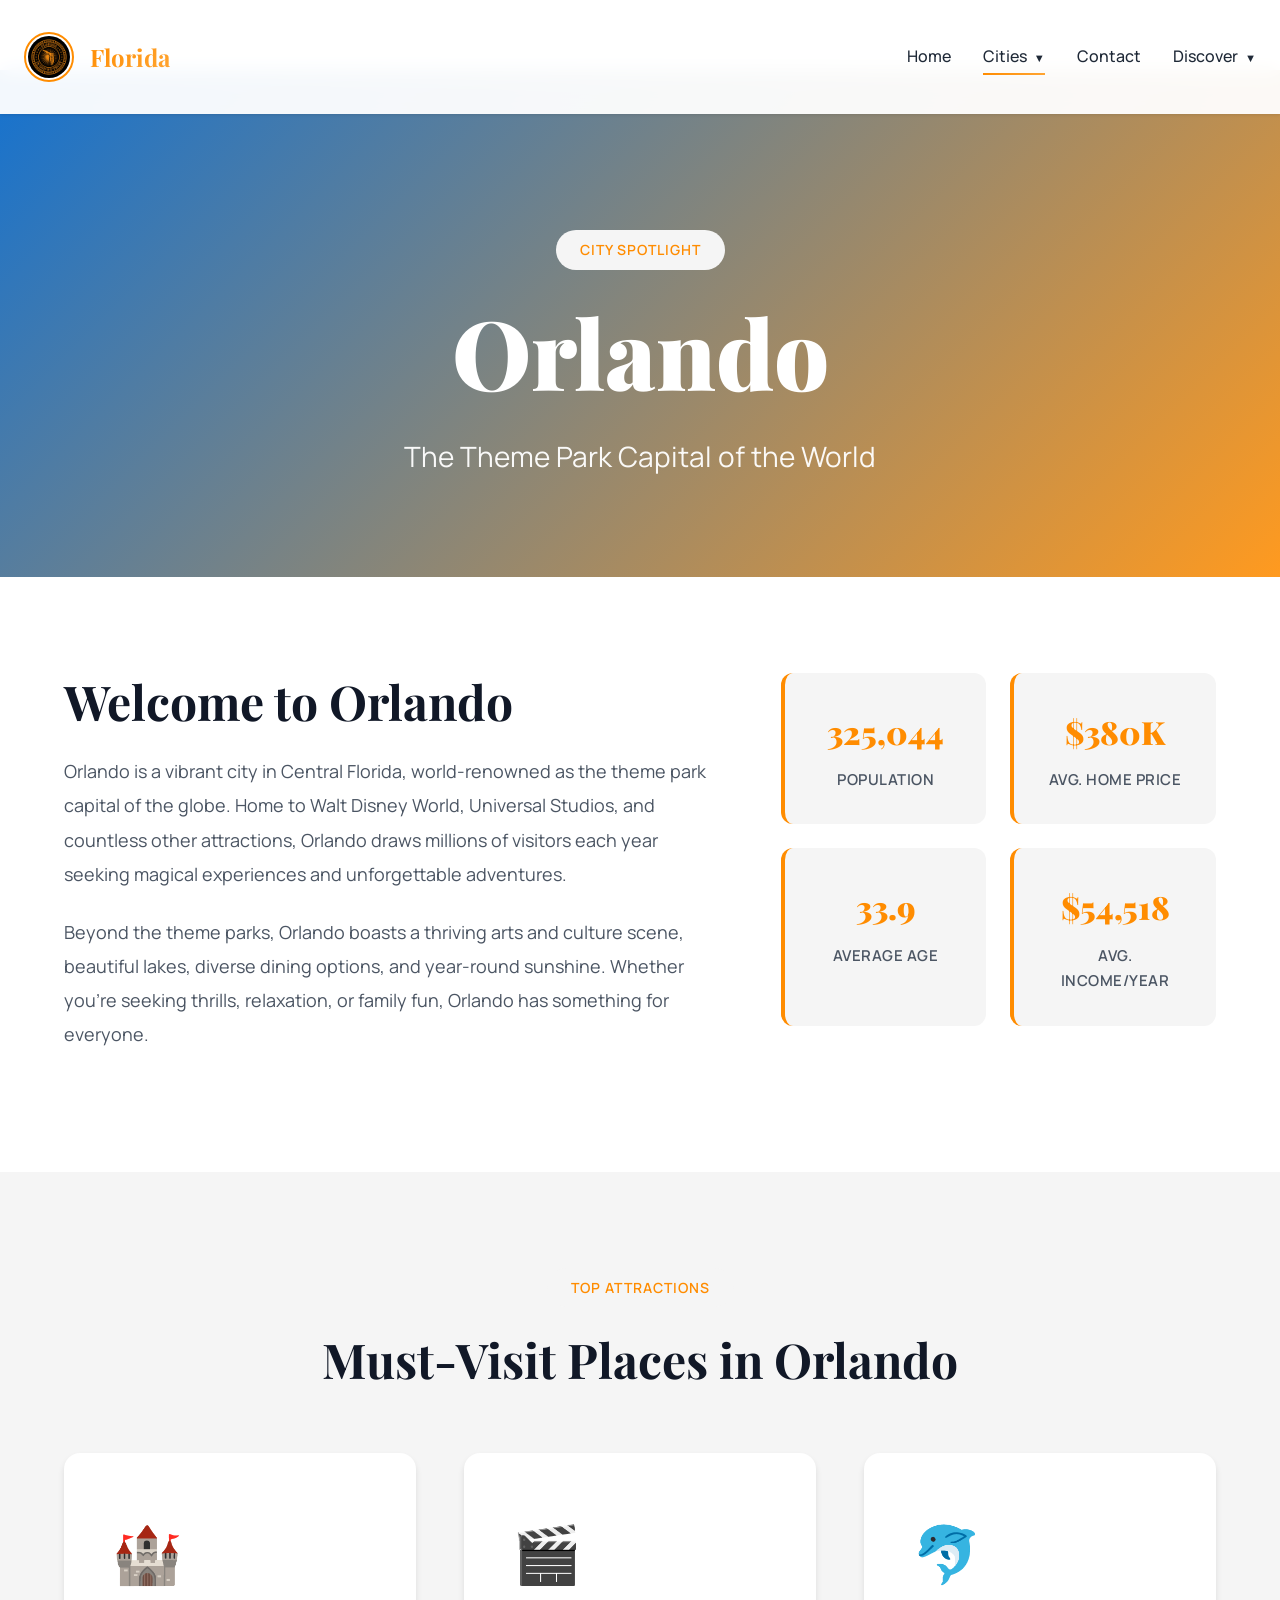
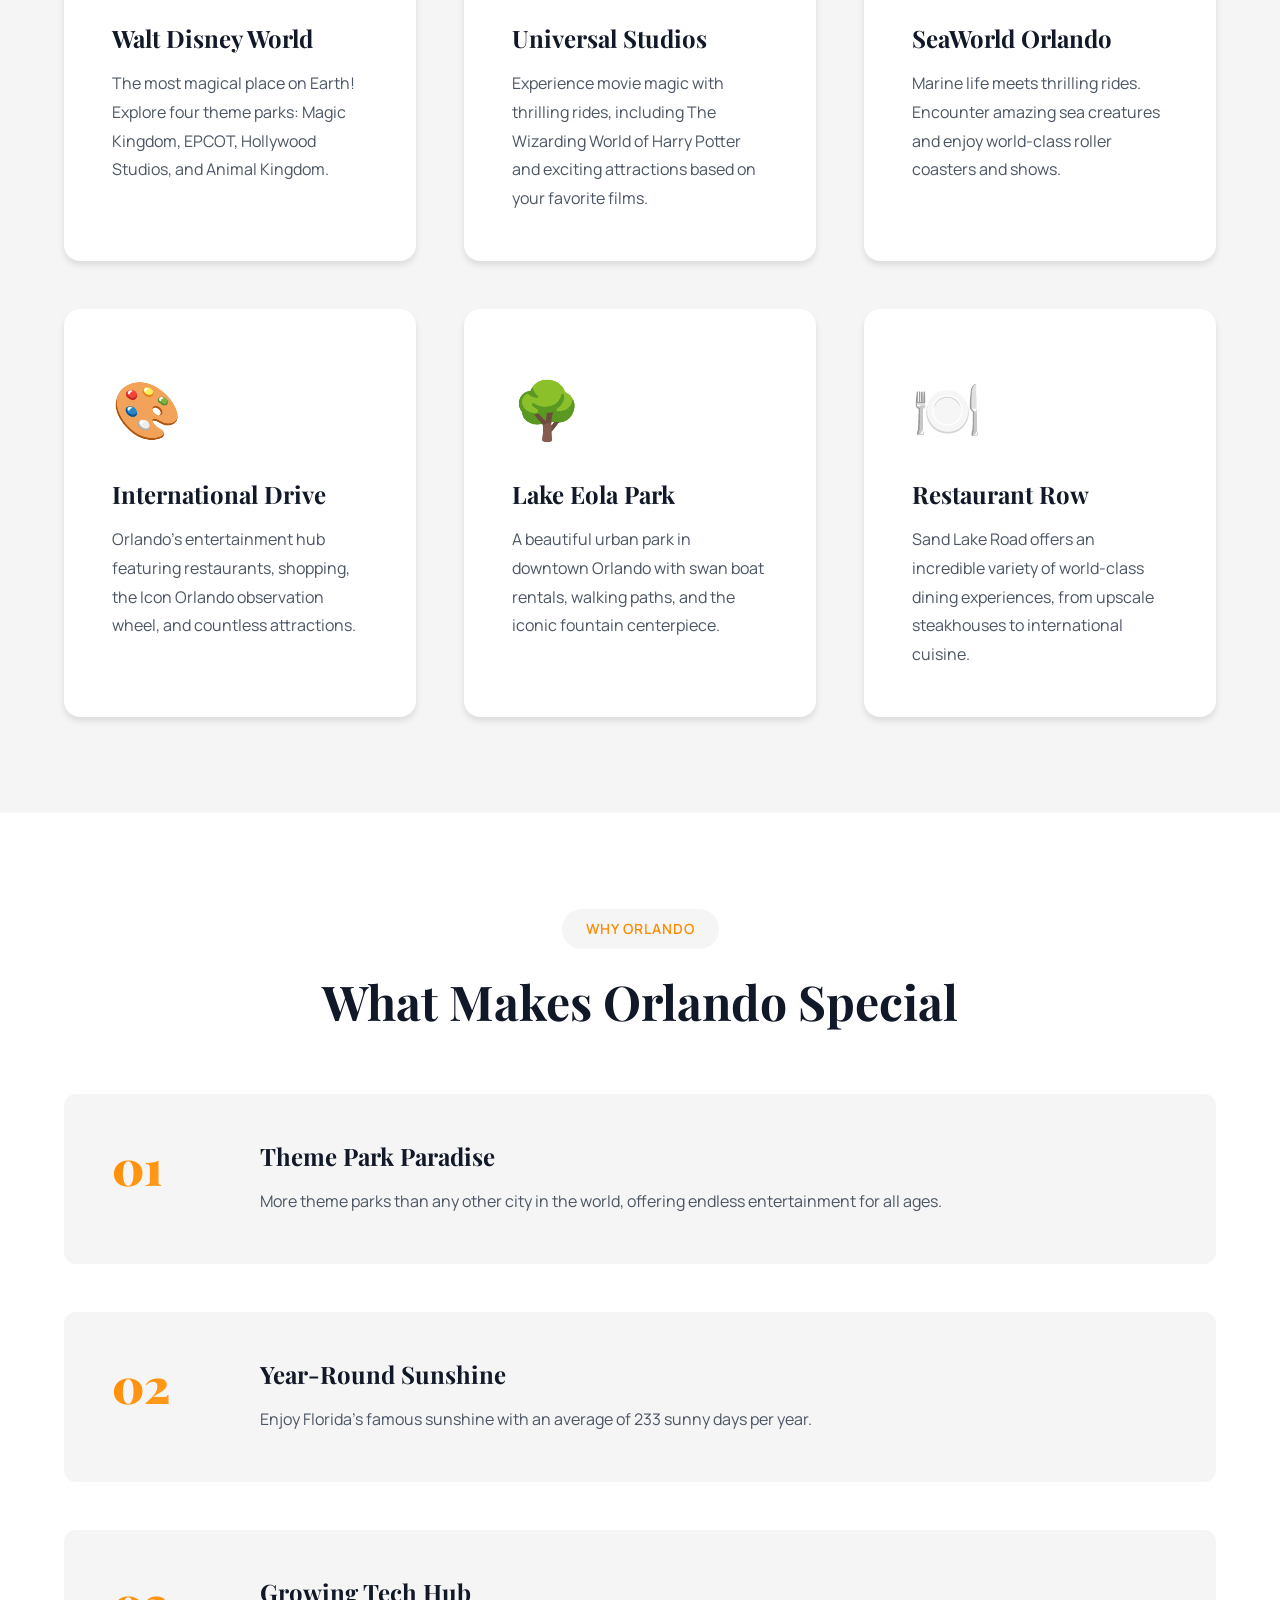
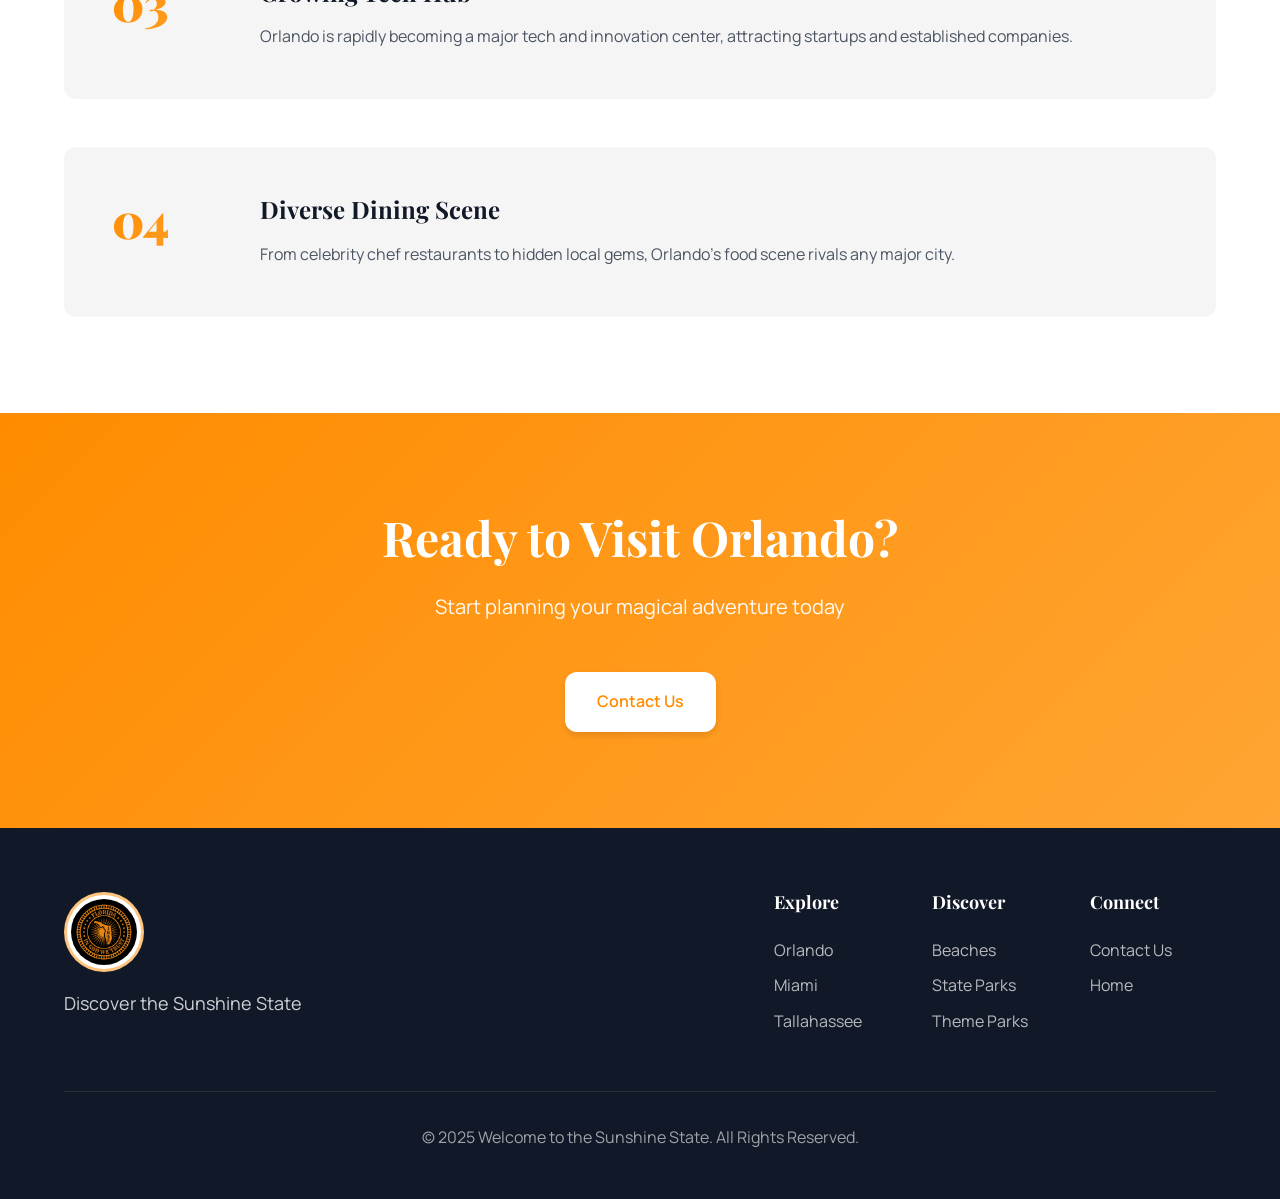
<file: cities/Orlando.html>
<!DOCTYPE html>
<html lang="en">
<head>
    <meta charset="UTF-8">
    <meta name="viewport" content="width=device-width, initial-scale=1.0">
    <title>Orlando - The Theme Park Capital | Florida</title>
    <link rel="stylesheet" href="../css_codes/styles.css">
    <link rel="stylesheet" href="../css_codes/city-page.css">
    <link rel="preconnect" href="https://fonts.googleapis.com">
    <link rel="preconnect" href="https://fonts.gstatic.com" crossorigin>
    <link href="https://fonts.googleapis.com/css2?family=Playfair+Display:wght@400;600;700;900&family=Manrope:wght@300;400;500;600;700&display=swap" rel="stylesheet">
</head>
<body>
    <!-- Navigation -->
    <nav class="nav-container">
        <div class="nav-content">
            <div class="nav-logo">
                <img src="../images/index_images/florida_logo.webp" alt="Florida State Logo" class="logo-image">
                <span class="logo-text">Florida</span>
            </div>
            
            <button class="mobile-menu-toggle" aria-label="Toggle menu">
                <span></span>
                <span></span>
                <span></span>
            </button>
            
            <ul class="nav-menu">
                <li><a href="../index.html" class="nav-link">Home</a></li>
                <li class="nav-dropdown">
                    <a href="#" class="nav-link active">Cities <span class="dropdown-arrow">▼</span></a>
                    <ul class="dropdown-menu">
                        <li><a href="Orlando.html">Orlando</a></li>
                        <li><a href="Miami.html">Miami</a></li>
                        <li><a href="Tallahassee.html">Tallahassee</a></li>
                    </ul>
                </li>
                <li><a href="../contact.html" class="nav-link">Contact</a></li>
                <li class="nav-dropdown">
                    <a href="#" class="nav-link">Discover <span class="dropdown-arrow">▼</span></a>
                    <ul class="dropdown-menu">
                        <li><a href="../More About Florida/Beaches.html">Beaches</a></li>
                        <li><a href="../More About Florida/State_parks.html">State Parks</a></li>
                        <li><a href="../More About Florida/Theme_parks.html">Theme Parks</a></li>
                    </ul>
                </li>
            </ul>
        </div>
    </nav>

    <!-- City Hero -->
    <section class="city-hero">
        <div class="city-hero-background"></div>
        <div class="container">
            <div class="city-hero-content">
                <div class="section-label">City Spotlight</div>
                <h1 class="city-hero-title">Orlando</h1>
                <p class="city-hero-subtitle">The Theme Park Capital of the World</p>
            </div>
        </div>
    </section>

    <!-- City Overview -->
    <section class="city-overview">
        <div class="container">
            <div class="overview-grid">
                <div class="overview-content">
                    <h2 class="section-title">Welcome to Orlando</h2>
                    <p class="overview-text">
                        Orlando is a vibrant city in Central Florida, world-renowned as the theme park capital of the globe. 
                        Home to Walt Disney World, Universal Studios, and countless other attractions, Orlando draws millions 
                        of visitors each year seeking magical experiences and unforgettable adventures.
                    </p>
                    <p class="overview-text">
                        Beyond the theme parks, Orlando boasts a thriving arts and culture scene, beautiful lakes, 
                        diverse dining options, and year-round sunshine. Whether you're seeking thrills, relaxation, 
                        or family fun, Orlando has something for everyone.
                    </p>
                </div>
                <div class="overview-stats">
                    <div class="stat-card">
                        <div class="stat-number">325,044</div>
                        <div class="stat-label">Population</div>
                    </div>
                    <div class="stat-card">
                        <div class="stat-number">$380K</div>
                        <div class="stat-label">Avg. Home Price</div>
                    </div>
                    <div class="stat-card">
                        <div class="stat-number">33.9</div>
                        <div class="stat-label">Average Age</div>
                    </div>
                    <div class="stat-card">
                        <div class="stat-number">$54,518</div>
                        <div class="stat-label">Avg. Income/Year</div>
                    </div>
                </div>
            </div>
        </div>
    </section>

    <!-- Attractions -->
    <section class="city-attractions">
        <div class="container">
            <div class="section-header">
                <div class="section-label">Top Attractions</div>
                <h2 class="section-title">Must-Visit Places in Orlando</h2>
            </div>
            
            <div class="attractions-grid">
                <div class="attraction-card">
                    <div class="attraction-icon">🏰</div>
                    <h3 class="attraction-title">Walt Disney World</h3>
                    <p class="attraction-description">
                        The most magical place on Earth! Explore four theme parks: Magic Kingdom, EPCOT, 
                        Hollywood Studios, and Animal Kingdom.
                    </p>
                </div>
                
                <div class="attraction-card">
                    <div class="attraction-icon">🎬</div>
                    <h3 class="attraction-title">Universal Studios</h3>
                    <p class="attraction-description">
                        Experience movie magic with thrilling rides, including The Wizarding World of Harry Potter 
                        and exciting attractions based on your favorite films.
                    </p>
                </div>
                
                <div class="attraction-card">
                    <div class="attraction-icon">🐬</div>
                    <h3 class="attraction-title">SeaWorld Orlando</h3>
                    <p class="attraction-description">
                        Marine life meets thrilling rides. Encounter amazing sea creatures and enjoy 
                        world-class roller coasters and shows.
                    </p>
                </div>
                
                <div class="attraction-card">
                    <div class="attraction-icon">🎨</div>
                    <h3 class="attraction-title">International Drive</h3>
                    <p class="attraction-description">
                        Orlando's entertainment hub featuring restaurants, shopping, the Icon Orlando observation wheel, 
                        and countless attractions.
                    </p>
                </div>
                
                <div class="attraction-card">
                    <div class="attraction-icon">🌳</div>
                    <h3 class="attraction-title">Lake Eola Park</h3>
                    <p class="attraction-description">
                        A beautiful urban park in downtown Orlando with swan boat rentals, walking paths, 
                        and the iconic fountain centerpiece.
                    </p>
                </div>
                
                <div class="attraction-card">
                    <div class="attraction-icon">🍽️</div>
                    <h3 class="attraction-title">Restaurant Row</h3>
                    <p class="attraction-description">
                        Sand Lake Road offers an incredible variety of world-class dining experiences, 
                        from upscale steakhouses to international cuisine.
                    </p>
                </div>
            </div>
        </div>
    </section>

    <!-- City Highlights -->
    <section class="city-highlights">
        <div class="container">
            <div class="section-header">
                <div class="section-label">Why Orlando</div>
                <h2 class="section-title">What Makes Orlando Special</h2>
            </div>
            
            <div class="highlights-list">
                <div class="highlight-item">
                    <div class="highlight-number">01</div>
                    <div class="highlight-content">
                        <h3>Theme Park Paradise</h3>
                        <p>More theme parks than any other city in the world, offering endless entertainment for all ages.</p>
                    </div>
                </div>
                
                <div class="highlight-item">
                    <div class="highlight-number">02</div>
                    <div class="highlight-content">
                        <h3>Year-Round Sunshine</h3>
                        <p>Enjoy Florida's famous sunshine with an average of 233 sunny days per year.</p>
                    </div>
                </div>
                
                <div class="highlight-item">
                    <div class="highlight-number">03</div>
                    <div class="highlight-content">
                        <h3>Growing Tech Hub</h3>
                        <p>Orlando is rapidly becoming a major tech and innovation center, attracting startups and established companies.</p>
                    </div>
                </div>
                
                <div class="highlight-item">
                    <div class="highlight-number">04</div>
                    <div class="highlight-content">
                        <h3>Diverse Dining Scene</h3>
                        <p>From celebrity chef restaurants to hidden local gems, Orlando's food scene rivals any major city.</p>
                    </div>
                </div>
            </div>
        </div>
    </section>

    <!-- CTA Section -->
    <section class="cta-section">
        <div class="container">
            <div class="cta-content">
                <h2 class="cta-title">Ready to Visit Orlando?</h2>
                <p class="cta-subtitle">Start planning your magical adventure today</p>
                <a href="../contact.html" class="btn btn-light">Contact Us</a>
            </div>
        </div>
    </section>

    <!-- Footer -->
    <footer class="footer">
        <div class="container">
            <div class="footer-content">
                <div class="footer-brand">
                    <img src="../images/index_images/florida_logo.webp" alt="Florida" class="footer-logo">
                    <p class="footer-tagline">Discover the Sunshine State</p>
                </div>
                <div class="footer-links">
                    <div class="footer-column">
                        <h4>Explore</h4>
                        <a href="Orlando.html">Orlando</a>
                        <a href="Miami.html">Miami</a>
                        <a href="Tallahassee.html">Tallahassee</a>
                    </div>
                    <div class="footer-column">
                        <h4>Discover</h4>
                        <a href="../More About Florida/Beaches.html">Beaches</a>
                        <a href="../More About Florida/State_parks.html">State Parks</a>
                        <a href="../More About Florida/Theme_parks.html">Theme Parks</a>
                    </div>
                    <div class="footer-column">
                        <h4>Connect</h4>
                        <a href="../contact.html">Contact Us</a>
                        <a href="../index.html">Home</a>
                    </div>
                </div>
            </div>
            <div class="footer-bottom">
                <p>&copy; 2025 Welcome to the Sunshine State. All Rights Reserved.</p>
            </div>
        </div>
    </footer>

    <script src="../css_codes/main.js"></script>
</body>
</html>
</file>
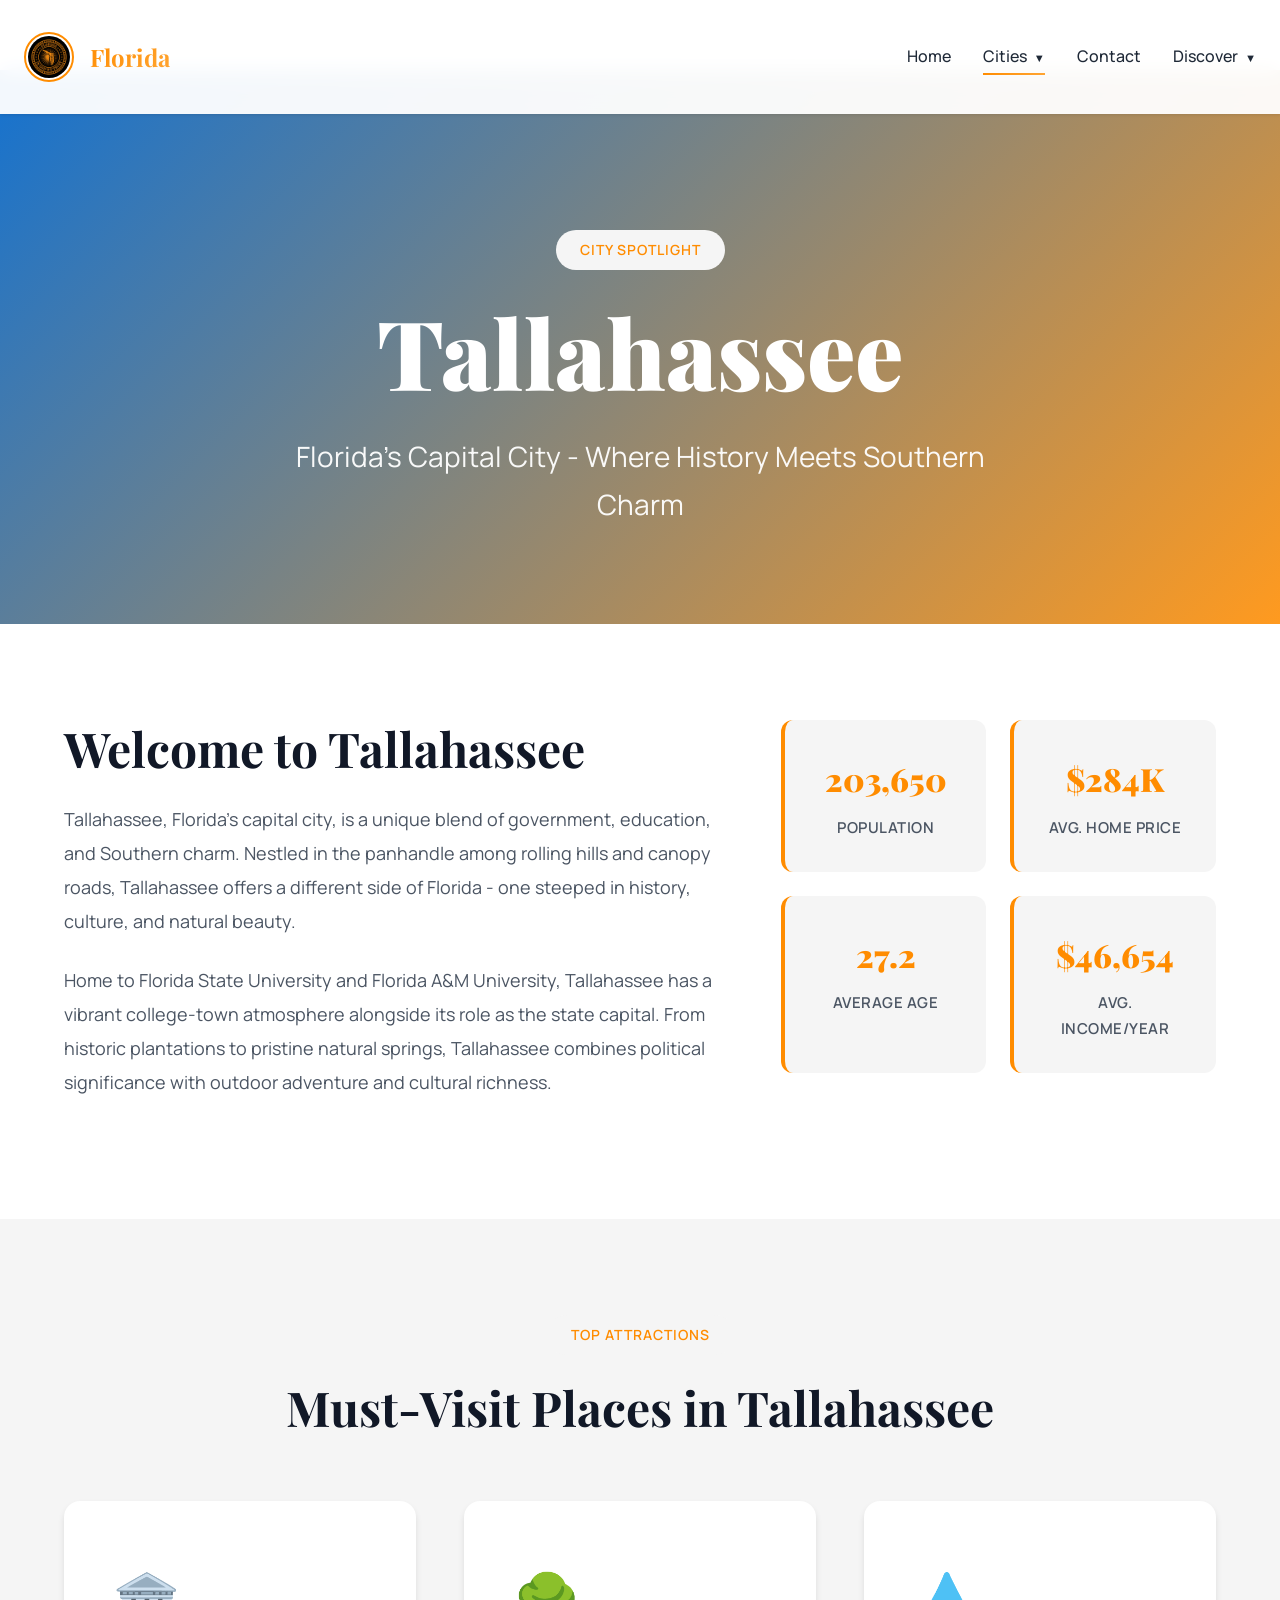
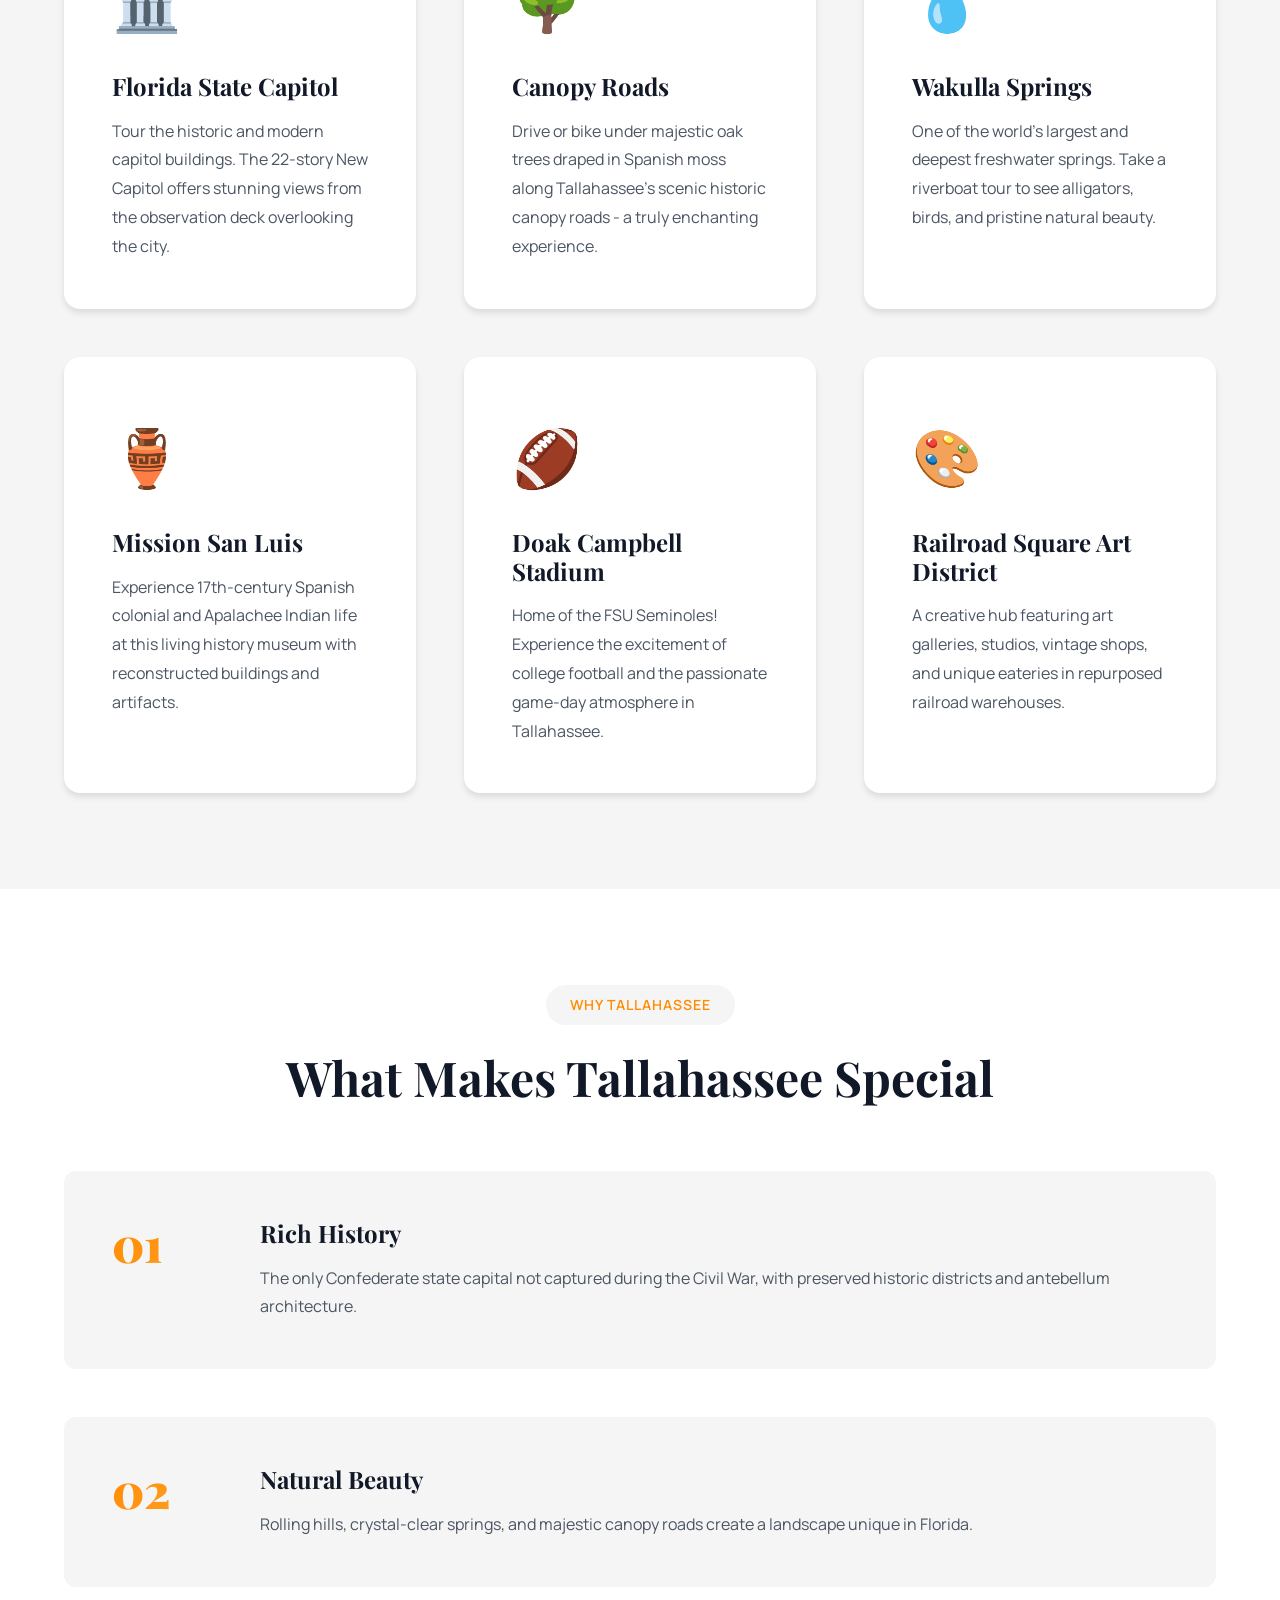
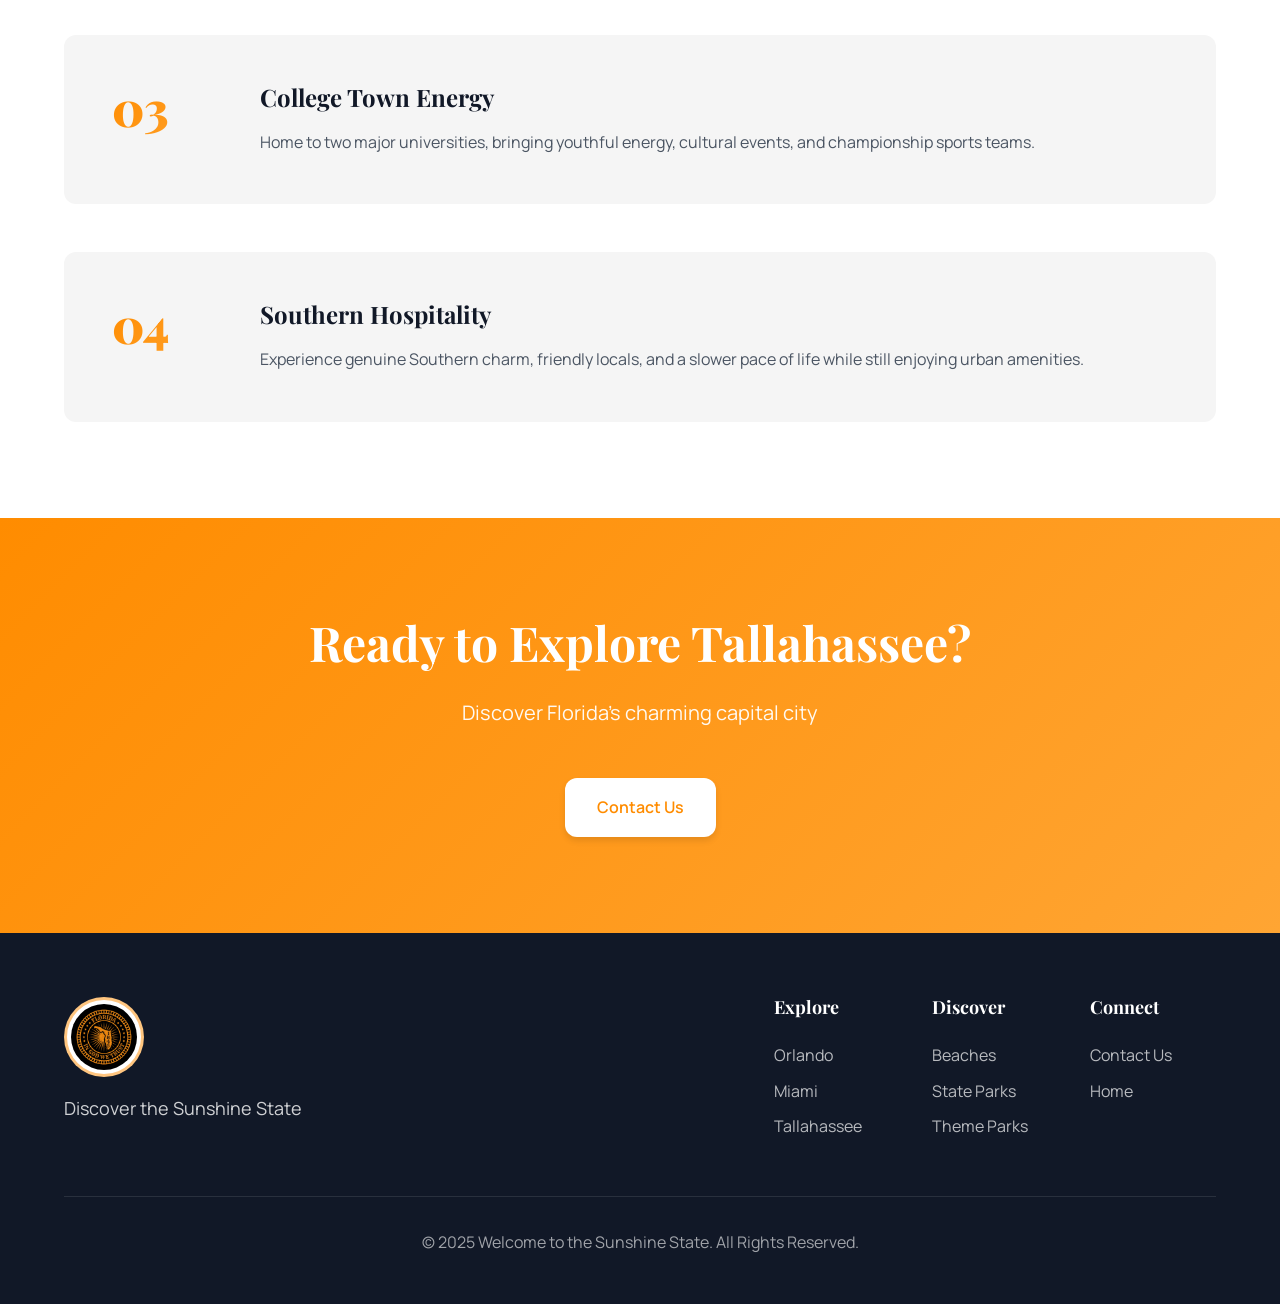
<file: cities/Tallahassee.html>
<!DOCTYPE html>
<html lang="en">
<head>
    <meta charset="UTF-8">
    <meta name="viewport" content="width=device-width, initial-scale=1.0">
    <title>Tallahassee - Florida's Capital City | Florida</title>
    <link rel="stylesheet" href="../css_codes/styles.css">
    <link rel="stylesheet" href="../css_codes/city-page.css">
    <link rel="preconnect" href="https://fonts.googleapis.com">
    <link rel="preconnect" href="https://fonts.gstatic.com" crossorigin>
    <link href="https://fonts.googleapis.com/css2?family=Playfair+Display:wght@400;600;700;900&family=Manrope:wght@300;400;500;600;700&display=swap" rel="stylesheet">
</head>
<body>
    <!-- Navigation -->
    <nav class="nav-container">
        <div class="nav-content">
            <div class="nav-logo">
                <img src="../images/index_images/florida_logo.webp" alt="Florida State Logo" class="logo-image">
                <span class="logo-text">Florida</span>
            </div>
            
            <button class="mobile-menu-toggle" aria-label="Toggle menu">
                <span></span>
                <span></span>
                <span></span>
            </button>
            
            <ul class="nav-menu">
                <li><a href="../index.html" class="nav-link">Home</a></li>
                <li class="nav-dropdown">
                    <a href="#" class="nav-link active">Cities <span class="dropdown-arrow">▼</span></a>
                    <ul class="dropdown-menu">
                        <li><a href="Orlando.html">Orlando</a></li>
                        <li><a href="Miami.html">Miami</a></li>
                        <li><a href="Tallahassee.html">Tallahassee</a></li>
                    </ul>
                </li>
                <li><a href="../contact.html" class="nav-link">Contact</a></li>
                <li class="nav-dropdown">
                    <a href="#" class="nav-link">Discover <span class="dropdown-arrow">▼</span></a>
                    <ul class="dropdown-menu">
                        <li><a href="../More About Florida/Beaches.html">Beaches</a></li>
                        <li><a href="../More About Florida/State_parks.html">State Parks</a></li>
                        <li><a href="../More About Florida/Theme_parks.html">Theme Parks</a></li>
                    </ul>
                </li>
            </ul>
        </div>
    </nav>

    <!-- City Hero -->
    <section class="city-hero">
        <div class="city-hero-background"></div>
        <div class="container">
            <div class="city-hero-content">
                <div class="section-label">City Spotlight</div>
                <h1 class="city-hero-title">Tallahassee</h1>
                <p class="city-hero-subtitle">Florida's Capital City - Where History Meets Southern Charm</p>
            </div>
        </div>
    </section>

    <!-- City Overview -->
    <section class="city-overview">
        <div class="container">
            <div class="overview-grid">
                <div class="overview-content">
                    <h2 class="section-title">Welcome to Tallahassee</h2>
                    <p class="overview-text">
                        Tallahassee, Florida's capital city, is a unique blend of government, education, and Southern charm. 
                        Nestled in the panhandle among rolling hills and canopy roads, Tallahassee offers a different 
                        side of Florida - one steeped in history, culture, and natural beauty.
                    </p>
                    <p class="overview-text">
                        Home to Florida State University and Florida A&M University, Tallahassee has a vibrant college-town 
                        atmosphere alongside its role as the state capital. From historic plantations to pristine natural 
                        springs, Tallahassee combines political significance with outdoor adventure and cultural richness.
                    </p>
                </div>
                <div class="overview-stats">
                    <div class="stat-card">
                        <div class="stat-number">203,650</div>
                        <div class="stat-label">Population</div>
                    </div>
                    <div class="stat-card">
                        <div class="stat-number">$284K</div>
                        <div class="stat-label">Avg. Home Price</div>
                    </div>
                    <div class="stat-card">
                        <div class="stat-number">27.2</div>
                        <div class="stat-label">Average Age</div>
                    </div>
                    <div class="stat-card">
                        <div class="stat-number">$46,654</div>
                        <div class="stat-label">Avg. Income/Year</div>
                    </div>
                </div>
            </div>
        </div>
    </section>

    <!-- Attractions -->
    <section class="city-attractions">
        <div class="container">
            <div class="section-header">
                <div class="section-label">Top Attractions</div>
                <h2 class="section-title">Must-Visit Places in Tallahassee</h2>
            </div>
            
            <div class="attractions-grid">
                <div class="attraction-card">
                    <div class="attraction-icon">🏛️</div>
                    <h3 class="attraction-title">Florida State Capitol</h3>
                    <p class="attraction-description">
                        Tour the historic and modern capitol buildings. The 22-story New Capitol offers stunning 
                        views from the observation deck overlooking the city.
                    </p>
                </div>
                
                <div class="attraction-card">
                    <div class="attraction-icon">🌳</div>
                    <h3 class="attraction-title">Canopy Roads</h3>
                    <p class="attraction-description">
                        Drive or bike under majestic oak trees draped in Spanish moss along Tallahassee's 
                        scenic historic canopy roads - a truly enchanting experience.
                    </p>
                </div>
                
                <div class="attraction-card">
                    <div class="attraction-icon">💧</div>
                    <h3 class="attraction-title">Wakulla Springs</h3>
                    <p class="attraction-description">
                        One of the world's largest and deepest freshwater springs. Take a riverboat tour 
                        to see alligators, birds, and pristine natural beauty.
                    </p>
                </div>
                
                <div class="attraction-card">
                    <div class="attraction-icon">🏺</div>
                    <h3 class="attraction-title">Mission San Luis</h3>
                    <p class="attraction-description">
                        Experience 17th-century Spanish colonial and Apalachee Indian life at this living 
                        history museum with reconstructed buildings and artifacts.
                    </p>
                </div>
                
                <div class="attraction-card">
                    <div class="attraction-icon">🏈</div>
                    <h3 class="attraction-title">Doak Campbell Stadium</h3>
                    <p class="attraction-description">
                        Home of the FSU Seminoles! Experience the excitement of college football and 
                        the passionate game-day atmosphere in Tallahassee.
                    </p>
                </div>
                
                <div class="attraction-card">
                    <div class="attraction-icon">🎨</div>
                    <h3 class="attraction-title">Railroad Square Art District</h3>
                    <p class="attraction-description">
                        A creative hub featuring art galleries, studios, vintage shops, and unique eateries 
                        in repurposed railroad warehouses.
                    </p>
                </div>
            </div>
        </div>
    </section>

    <!-- City Highlights -->
    <section class="city-highlights">
        <div class="container">
            <div class="section-header">
                <div class="section-label">Why Tallahassee</div>
                <h2 class="section-title">What Makes Tallahassee Special</h2>
            </div>
            
            <div class="highlights-list">
                <div class="highlight-item">
                    <div class="highlight-number">01</div>
                    <div class="highlight-content">
                        <h3>Rich History</h3>
                        <p>The only Confederate state capital not captured during the Civil War, with preserved historic districts and antebellum architecture.</p>
                    </div>
                </div>
                
                <div class="highlight-item">
                    <div class="highlight-number">02</div>
                    <div class="highlight-content">
                        <h3>Natural Beauty</h3>
                        <p>Rolling hills, crystal-clear springs, and majestic canopy roads create a landscape unique in Florida.</p>
                    </div>
                </div>
                
                <div class="highlight-item">
                    <div class="highlight-number">03</div>
                    <div class="highlight-content">
                        <h3>College Town Energy</h3>
                        <p>Home to two major universities, bringing youthful energy, cultural events, and championship sports teams.</p>
                    </div>
                </div>
                
                <div class="highlight-item">
                    <div class="highlight-number">04</div>
                    <div class="highlight-content">
                        <h3>Southern Hospitality</h3>
                        <p>Experience genuine Southern charm, friendly locals, and a slower pace of life while still enjoying urban amenities.</p>
                    </div>
                </div>
            </div>
        </div>
    </section>

    <!-- CTA Section -->
    <section class="cta-section">
        <div class="container">
            <div class="cta-content">
                <h2 class="cta-title">Ready to Explore Tallahassee?</h2>
                <p class="cta-subtitle">Discover Florida's charming capital city</p>
                <a href="../contact.html" class="btn btn-light">Contact Us</a>
            </div>
        </div>
    </section>

    <!-- Footer -->
    <footer class="footer">
        <div class="container">
            <div class="footer-content">
                <div class="footer-brand">
                    <img src="../images/index_images/florida_logo.webp" alt="Florida" class="footer-logo">
                    <p class="footer-tagline">Discover the Sunshine State</p>
                </div>
                <div class="footer-links">
                    <div class="footer-column">
                        <h4>Explore</h4>
                        <a href="Orlando.html">Orlando</a>
                        <a href="Miami.html">Miami</a>
                        <a href="Tallahassee.html">Tallahassee</a>
                    </div>
                    <div class="footer-column">
                        <h4>Discover</h4>
                        <a href="../More About Florida/Beaches.html">Beaches</a>
                        <a href="../More About Florida/State_parks.html">State Parks</a>
                        <a href="../More About Florida/Theme_parks.html">Theme Parks</a>
                    </div>
                    <div class="footer-column">
                        <h4>Connect</h4>
                        <a href="../contact.html">Contact Us</a>
                        <a href="../index.html">Home</a>
                    </div>
                </div>
            </div>
            <div class="footer-bottom">
                <p>&copy; 2025 Welcome to the Sunshine State. All Rights Reserved.</p>
            </div>
        </div>
    </footer>

    <script src="../css_codes/main.js"></script>
</body>
</html>
</file>
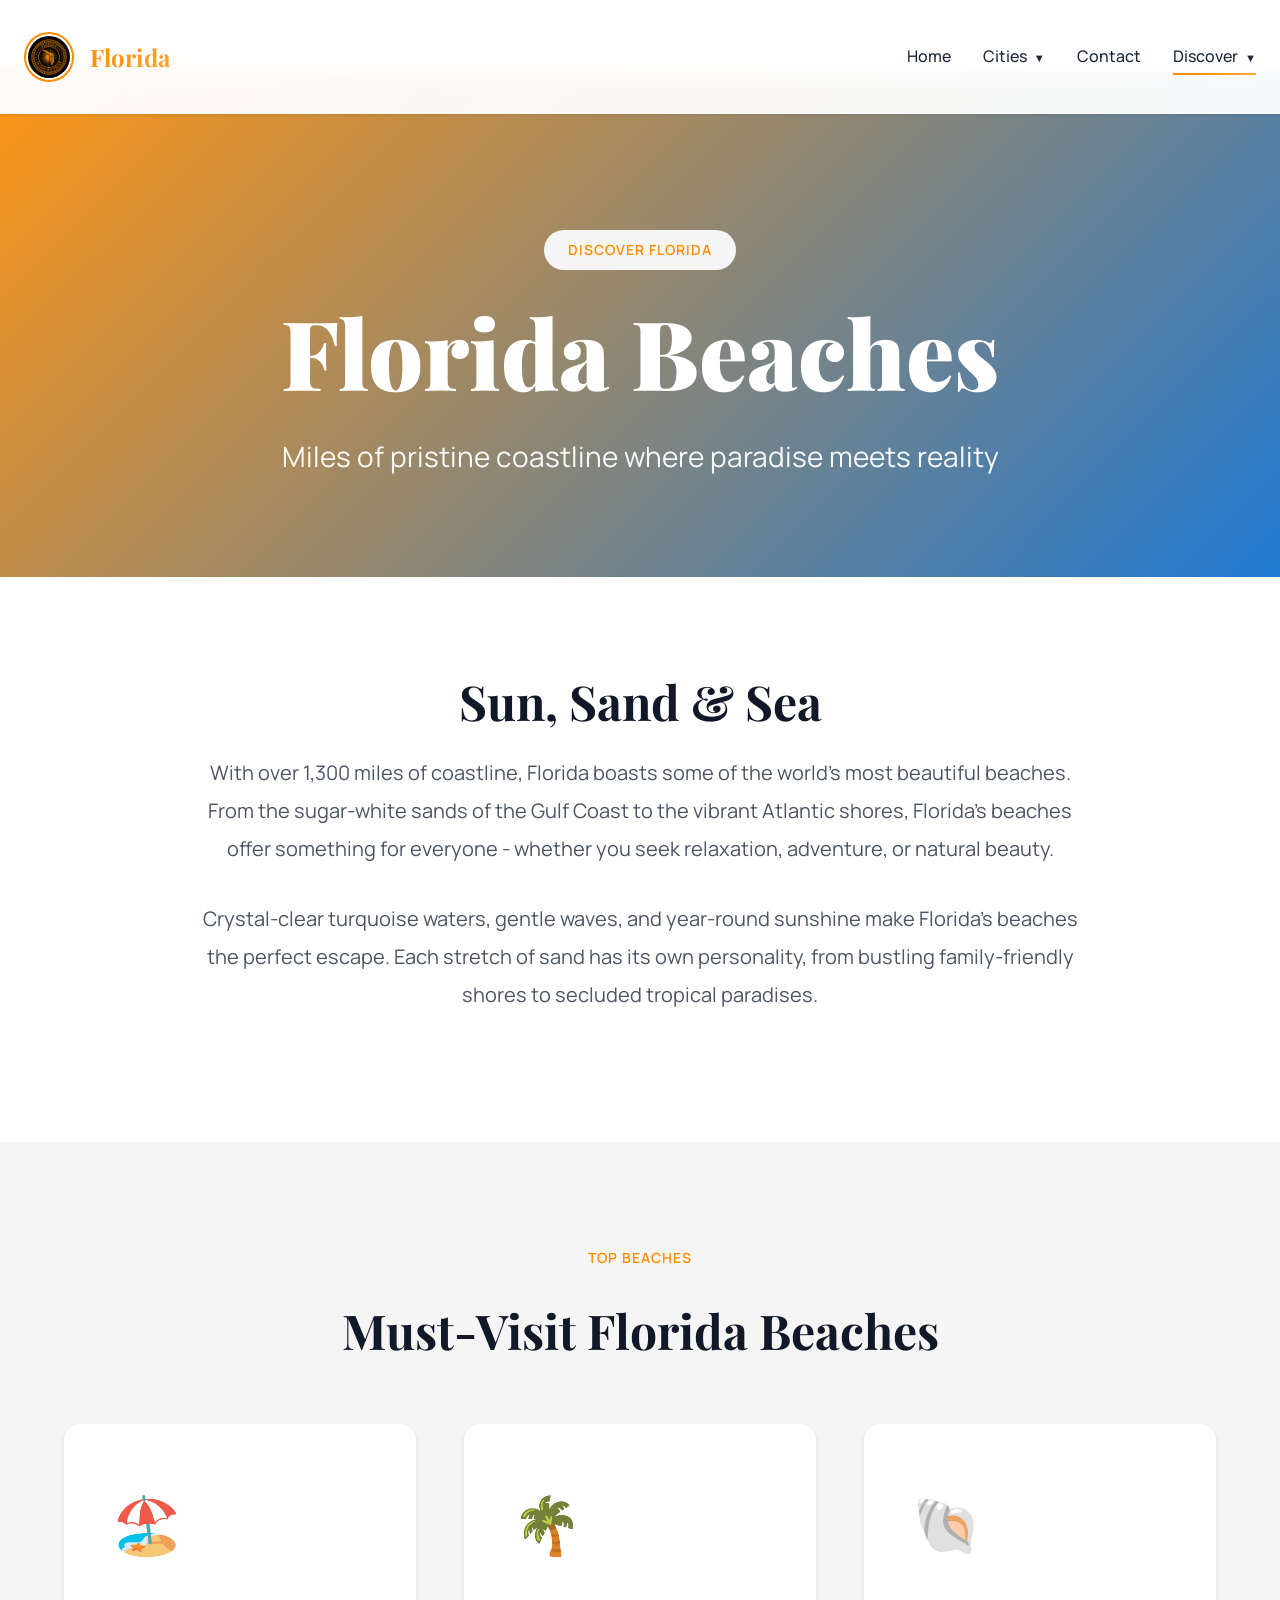
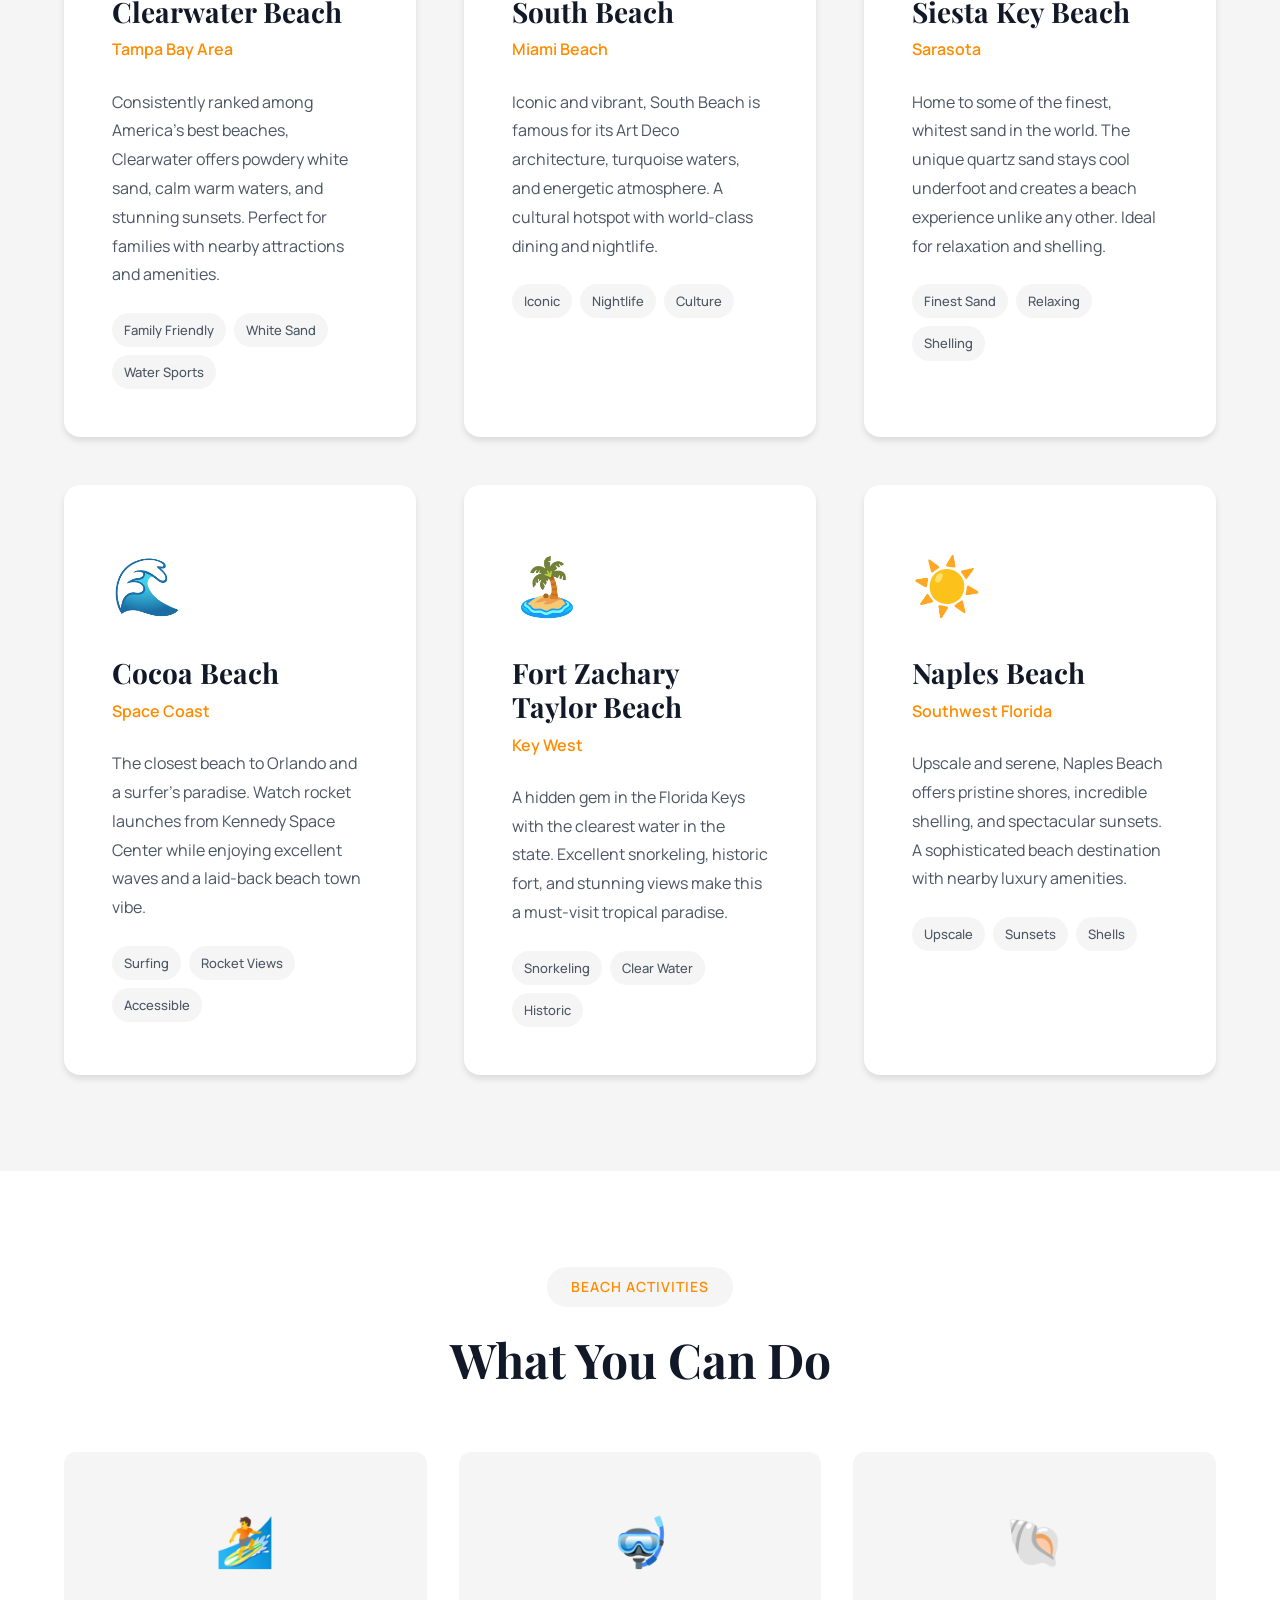
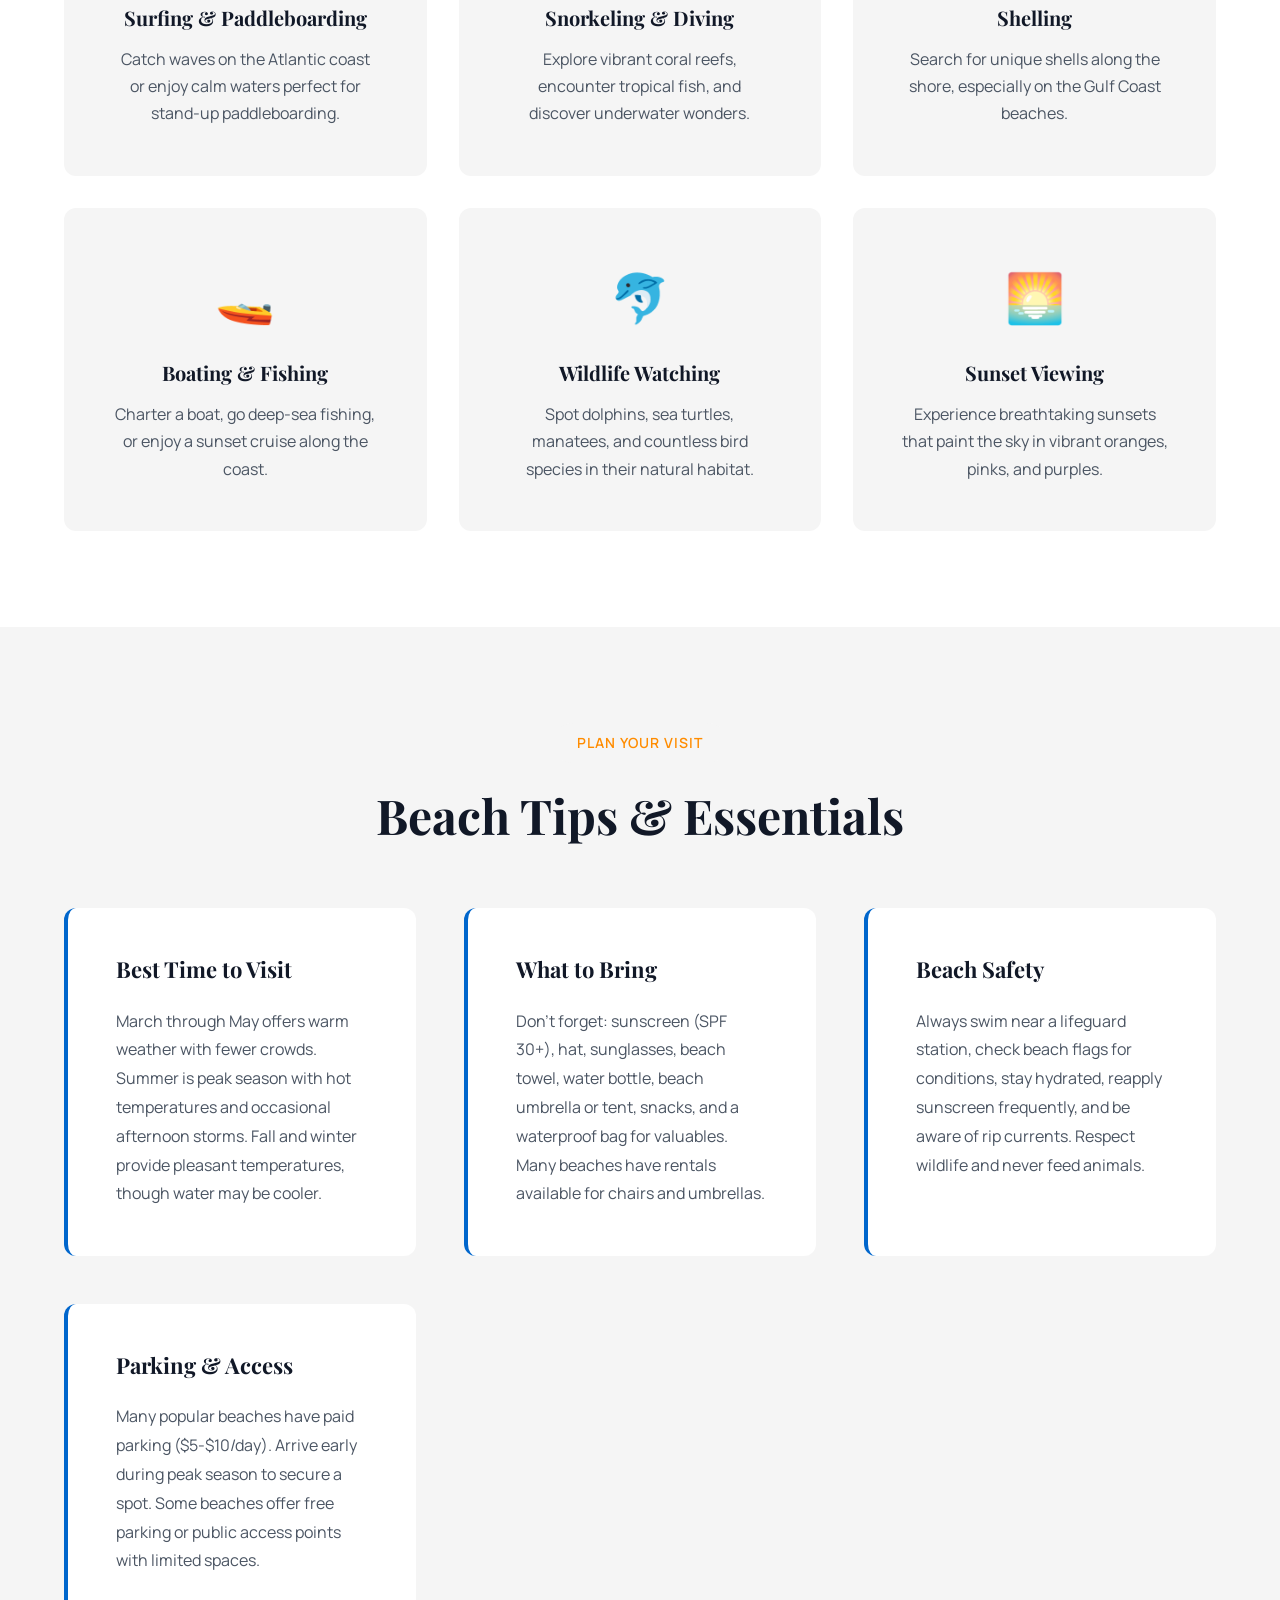
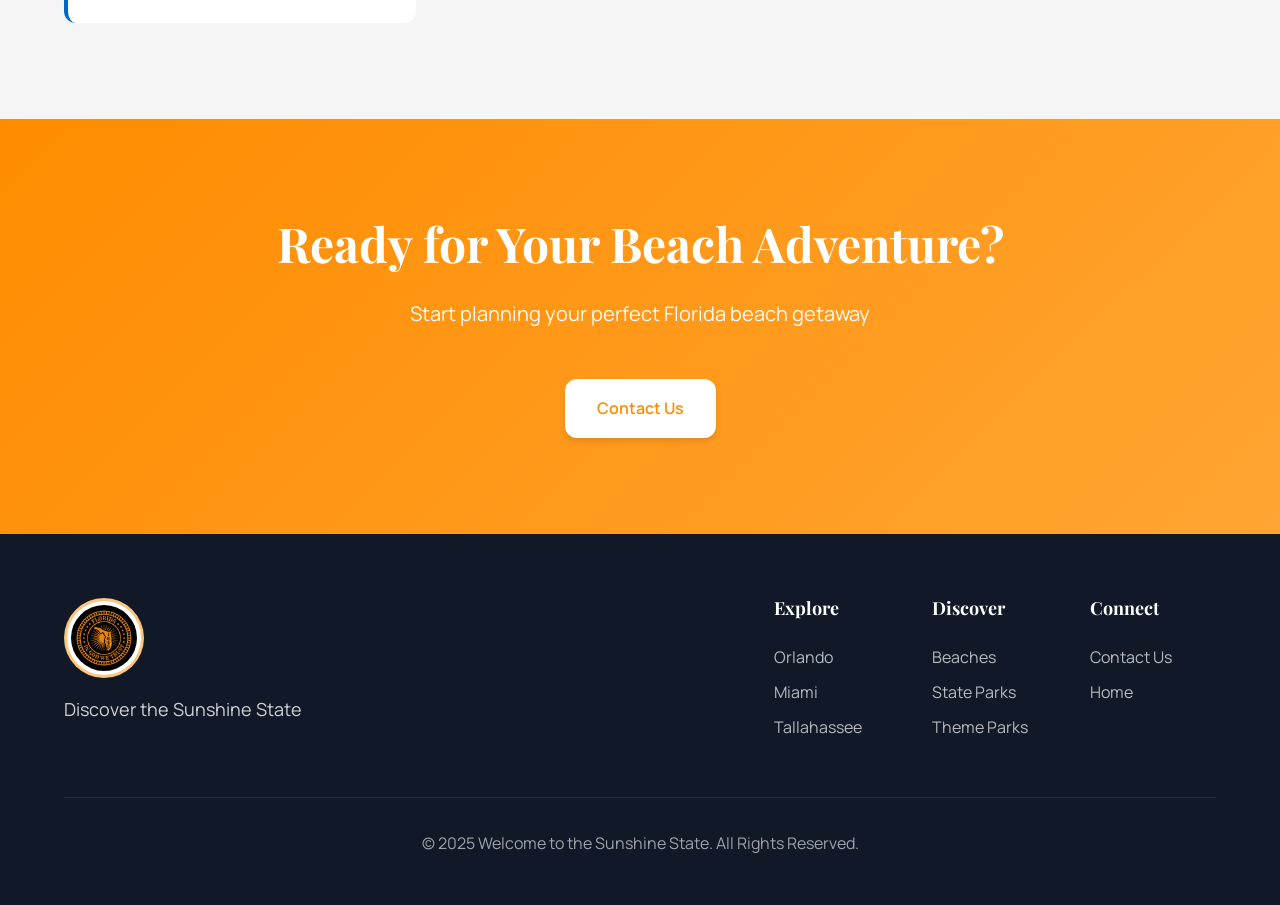
<file: More About Florida/Beaches.html>
<!DOCTYPE html>
<html lang="en">
<head>
    <meta charset="UTF-8">
    <meta name="viewport" content="width=device-width, initial-scale=1.0">
    <title>Florida Beaches - Paradise Awaits | Florida</title>
    <link rel="stylesheet" href="../css_codes/styles.css">
    <link rel="stylesheet" href="../css_codes/discover-page.css">
    <link rel="preconnect" href="https://fonts.googleapis.com">
    <link rel="preconnect" href="https://fonts.gstatic.com" crossorigin>
    <link href="https://fonts.googleapis.com/css2?family=Playfair+Display:wght@400;600;700;900&family=Manrope:wght@300;400;500;600;700&display=swap" rel="stylesheet">
</head>
<body>
    <!-- Navigation -->
    <nav class="nav-container">
        <div class="nav-content">
            <div class="nav-logo">
                <img src="../images/index_images/florida_logo.webp" alt="Florida State Logo" class="logo-image">
                <span class="logo-text">Florida</span>
            </div>
            
            <button class="mobile-menu-toggle" aria-label="Toggle menu">
                <span></span>
                <span></span>
                <span></span>
            </button>
            
            <ul class="nav-menu">
                <li><a href="../index.html" class="nav-link">Home</a></li>
                <li class="nav-dropdown">
                    <a href="#" class="nav-link">Cities <span class="dropdown-arrow">▼</span></a>
                    <ul class="dropdown-menu">
                        <li><a href="../cities/Orlando.html">Orlando</a></li>
                        <li><a href="../cities/Miami.html">Miami</a></li>
                        <li><a href="../cities/Tallahassee.html">Tallahassee</a></li>
                    </ul>
                </li>
                <li><a href="../contact.html" class="nav-link">Contact</a></li>
                <li class="nav-dropdown">
                    <a href="#" class="nav-link active">Discover <span class="dropdown-arrow">▼</span></a>
                    <ul class="dropdown-menu">
                        <li><a href="Beaches.html">Beaches</a></li>
                        <li><a href="State_parks.html">State Parks</a></li>
                        <li><a href="Theme_parks.html">Theme Parks</a></li>
                    </ul>
                </li>
            </ul>
        </div>
    </nav>

    <!-- Page Hero -->
    <section class="discover-hero">
        <div class="discover-hero-background"></div>
        <div class="container">
            <div class="discover-hero-content">
                <div class="section-label">Discover Florida</div>
                <h1 class="discover-hero-title">Florida Beaches</h1>
                <p class="discover-hero-subtitle">Miles of pristine coastline where paradise meets reality</p>
            </div>
        </div>
    </section>

    <!-- Introduction -->
    <section class="discover-intro">
        <div class="container">
            <div class="intro-content-center">
                <h2 class="section-title">Sun, Sand & Sea</h2>
                <p class="intro-text-large">
                    With over 1,300 miles of coastline, Florida boasts some of the world's most beautiful beaches. 
                    From the sugar-white sands of the Gulf Coast to the vibrant Atlantic shores, Florida's beaches 
                    offer something for everyone - whether you seek relaxation, adventure, or natural beauty.
                </p>
                <p class="intro-text-large">
                    Crystal-clear turquoise waters, gentle waves, and year-round sunshine make Florida's beaches 
                    the perfect escape. Each stretch of sand has its own personality, from bustling family-friendly 
                    shores to secluded tropical paradises.
                </p>
            </div>
        </div>
    </section>

    <!-- Featured Beaches -->
    <section class="featured-section">
        <div class="container">
            <div class="section-header">
                <div class="section-label">Top Beaches</div>
                <h2 class="section-title">Must-Visit Florida Beaches</h2>
            </div>
            
            <div class="featured-grid">
                <div class="featured-card">
                    <div class="featured-icon">🏖️</div>
                    <h3 class="featured-title">Clearwater Beach</h3>
                    <p class="featured-location">Tampa Bay Area</p>
                    <p class="featured-description">
                        Consistently ranked among America's best beaches, Clearwater offers powdery white sand, 
                        calm warm waters, and stunning sunsets. Perfect for families with nearby attractions and amenities.
                    </p>
                    <div class="featured-tags">
                        <span class="tag">Family Friendly</span>
                        <span class="tag">White Sand</span>
                        <span class="tag">Water Sports</span>
                    </div>
                </div>
                
                <div class="featured-card">
                    <div class="featured-icon">🌴</div>
                    <h3 class="featured-title">South Beach</h3>
                    <p class="featured-location">Miami Beach</p>
                    <p class="featured-description">
                        Iconic and vibrant, South Beach is famous for its Art Deco architecture, turquoise waters, 
                        and energetic atmosphere. A cultural hotspot with world-class dining and nightlife.
                    </p>
                    <div class="featured-tags">
                        <span class="tag">Iconic</span>
                        <span class="tag">Nightlife</span>
                        <span class="tag">Culture</span>
                    </div>
                </div>
                
                <div class="featured-card">
                    <div class="featured-icon">🐚</div>
                    <h3 class="featured-title">Siesta Key Beach</h3>
                    <p class="featured-location">Sarasota</p>
                    <p class="featured-description">
                        Home to some of the finest, whitest sand in the world. The unique quartz sand stays cool 
                        underfoot and creates a beach experience unlike any other. Ideal for relaxation and shelling.
                    </p>
                    <div class="featured-tags">
                        <span class="tag">Finest Sand</span>
                        <span class="tag">Relaxing</span>
                        <span class="tag">Shelling</span>
                    </div>
                </div>
                
                <div class="featured-card">
                    <div class="featured-icon">🌊</div>
                    <h3 class="featured-title">Cocoa Beach</h3>
                    <p class="featured-location">Space Coast</p>
                    <p class="featured-description">
                        The closest beach to Orlando and a surfer's paradise. Watch rocket launches from Kennedy 
                        Space Center while enjoying excellent waves and a laid-back beach town vibe.
                    </p>
                    <div class="featured-tags">
                        <span class="tag">Surfing</span>
                        <span class="tag">Rocket Views</span>
                        <span class="tag">Accessible</span>
                    </div>
                </div>
                
                <div class="featured-card">
                    <div class="featured-icon">🏝️</div>
                    <h3 class="featured-title">Fort Zachary Taylor Beach</h3>
                    <p class="featured-location">Key West</p>
                    <p class="featured-description">
                        A hidden gem in the Florida Keys with the clearest water in the state. Excellent snorkeling, 
                        historic fort, and stunning views make this a must-visit tropical paradise.
                    </p>
                    <div class="featured-tags">
                        <span class="tag">Snorkeling</span>
                        <span class="tag">Clear Water</span>
                        <span class="tag">Historic</span>
                    </div>
                </div>
                
                <div class="featured-card">
                    <div class="featured-icon">☀️</div>
                    <h3 class="featured-title">Naples Beach</h3>
                    <p class="featured-location">Southwest Florida</p>
                    <p class="featured-description">
                        Upscale and serene, Naples Beach offers pristine shores, incredible shelling, and 
                        spectacular sunsets. A sophisticated beach destination with nearby luxury amenities.
                    </p>
                    <div class="featured-tags">
                        <span class="tag">Upscale</span>
                        <span class="tag">Sunsets</span>
                        <span class="tag">Shells</span>
                    </div>
                </div>
            </div>
        </div>
    </section>

    <!-- Beach Activities -->
    <section class="activities-section">
        <div class="container">
            <div class="section-header">
                <div class="section-label">Beach Activities</div>
                <h2 class="section-title">What You Can Do</h2>
            </div>
            
            <div class="activities-grid">
                <div class="activity-item">
                    <div class="activity-icon">🏄</div>
                    <h3>Surfing & Paddleboarding</h3>
                    <p>Catch waves on the Atlantic coast or enjoy calm waters perfect for stand-up paddleboarding.</p>
                </div>
                
                <div class="activity-item">
                    <div class="activity-icon">🤿</div>
                    <h3>Snorkeling & Diving</h3>
                    <p>Explore vibrant coral reefs, encounter tropical fish, and discover underwater wonders.</p>
                </div>
                
                <div class="activity-item">
                    <div class="activity-icon">🐚</div>
                    <h3>Shelling</h3>
                    <p>Search for unique shells along the shore, especially on the Gulf Coast beaches.</p>
                </div>
                
                <div class="activity-item">
                    <div class="activity-icon">🚤</div>
                    <h3>Boating & Fishing</h3>
                    <p>Charter a boat, go deep-sea fishing, or enjoy a sunset cruise along the coast.</p>
                </div>
                
                <div class="activity-item">
                    <div class="activity-icon">🐬</div>
                    <h3>Wildlife Watching</h3>
                    <p>Spot dolphins, sea turtles, manatees, and countless bird species in their natural habitat.</p>
                </div>
                
                <div class="activity-item">
                    <div class="activity-icon">🌅</div>
                    <h3>Sunset Viewing</h3>
                    <p>Experience breathtaking sunsets that paint the sky in vibrant oranges, pinks, and purples.</p>
                </div>
            </div>
        </div>
    </section>

    <!-- Beach Tips -->
    <section class="tips-section">
        <div class="container">
            <div class="section-header">
                <div class="section-label">Plan Your Visit</div>
                <h2 class="section-title">Beach Tips & Essentials</h2>
            </div>
            
            <div class="tips-grid">
                <div class="tip-card">
                    <h3>Best Time to Visit</h3>
                    <p>
                        March through May offers warm weather with fewer crowds. Summer is peak season with 
                        hot temperatures and occasional afternoon storms. Fall and winter provide pleasant 
                        temperatures, though water may be cooler.
                    </p>
                </div>
                
                <div class="tip-card">
                    <h3>What to Bring</h3>
                    <p>
                        Don't forget: sunscreen (SPF 30+), hat, sunglasses, beach towel, water bottle, 
                        beach umbrella or tent, snacks, and a waterproof bag for valuables. Many beaches 
                        have rentals available for chairs and umbrellas.
                    </p>
                </div>
                
                <div class="tip-card">
                    <h3>Beach Safety</h3>
                    <p>
                        Always swim near a lifeguard station, check beach flags for conditions, stay hydrated, 
                        reapply sunscreen frequently, and be aware of rip currents. Respect wildlife and 
                        never feed animals.
                    </p>
                </div>
                
                <div class="tip-card">
                    <h3>Parking & Access</h3>
                    <p>
                        Many popular beaches have paid parking ($5-$10/day). Arrive early during peak season 
                        to secure a spot. Some beaches offer free parking or public access points with 
                        limited spaces.
                    </p>
                </div>
            </div>
        </div>
    </section>

    <!-- CTA Section -->
    <section class="cta-section">
        <div class="container">
            <div class="cta-content">
                <h2 class="cta-title">Ready for Your Beach Adventure?</h2>
                <p class="cta-subtitle">Start planning your perfect Florida beach getaway</p>
                <a href="../contact.html" class="btn btn-light">Contact Us</a>
            </div>
        </div>
    </section>

    <!-- Footer -->
    <footer class="footer">
        <div class="container">
            <div class="footer-content">
                <div class="footer-brand">
                    <img src="../images/index_images/florida_logo.webp" alt="Florida" class="footer-logo">
                    <p class="footer-tagline">Discover the Sunshine State</p>
                </div>
                <div class="footer-links">
                    <div class="footer-column">
                        <h4>Explore</h4>
                        <a href="../cities/Orlando.html">Orlando</a>
                        <a href="../cities/Miami.html">Miami</a>
                        <a href="../cities/Tallahassee.html">Tallahassee</a>
                    </div>
                    <div class="footer-column">
                        <h4>Discover</h4>
                        <a href="Beaches.html">Beaches</a>
                        <a href="State_parks.html">State Parks</a>
                        <a href="Theme_parks.html">Theme Parks</a>
                    </div>
                    <div class="footer-column">
                        <h4>Connect</h4>
                        <a href="../contact.html">Contact Us</a>
                        <a href="../index.html">Home</a>
                    </div>
                </div>
            </div>
            <div class="footer-bottom">
                <p>&copy; 2025 Welcome to the Sunshine State. All Rights Reserved.</p>
            </div>
        </div>
    </footer>

    <script src="../css_codes/main.js"></script>
</body>
</html>
</file>
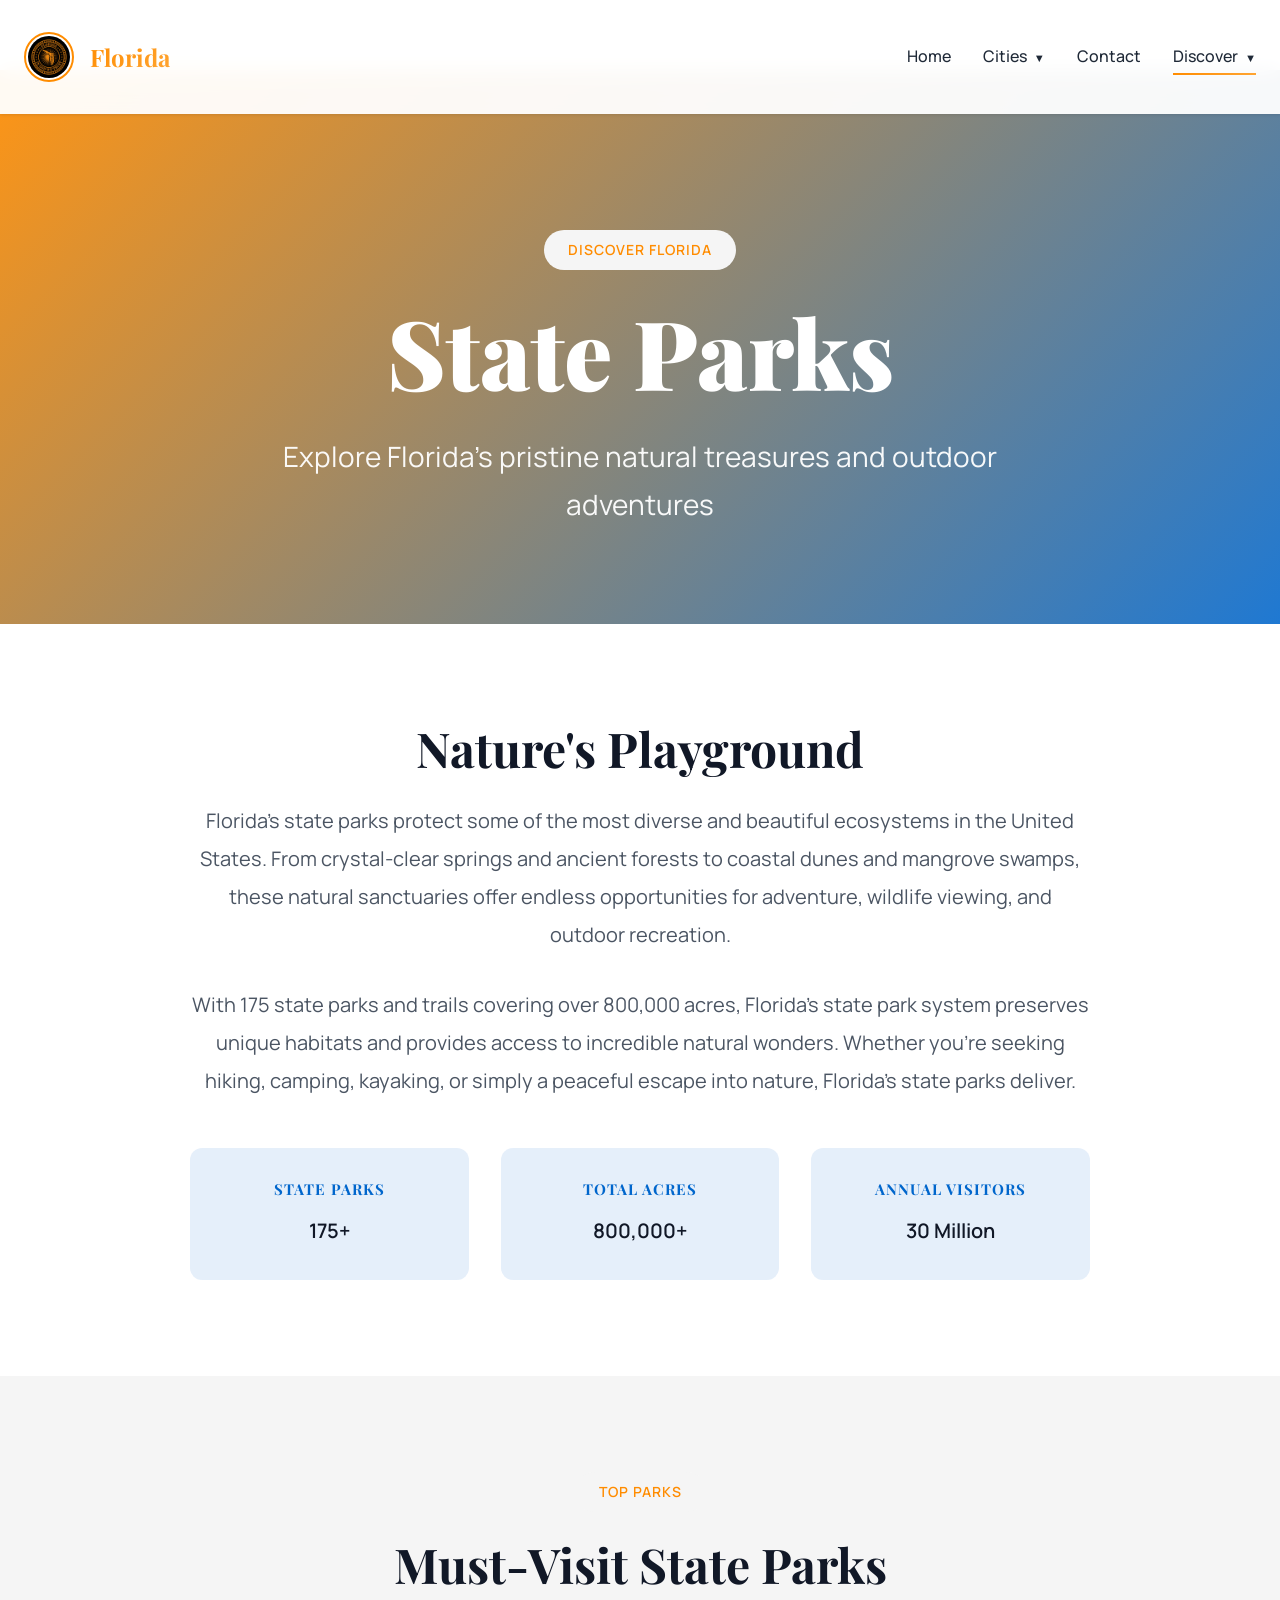
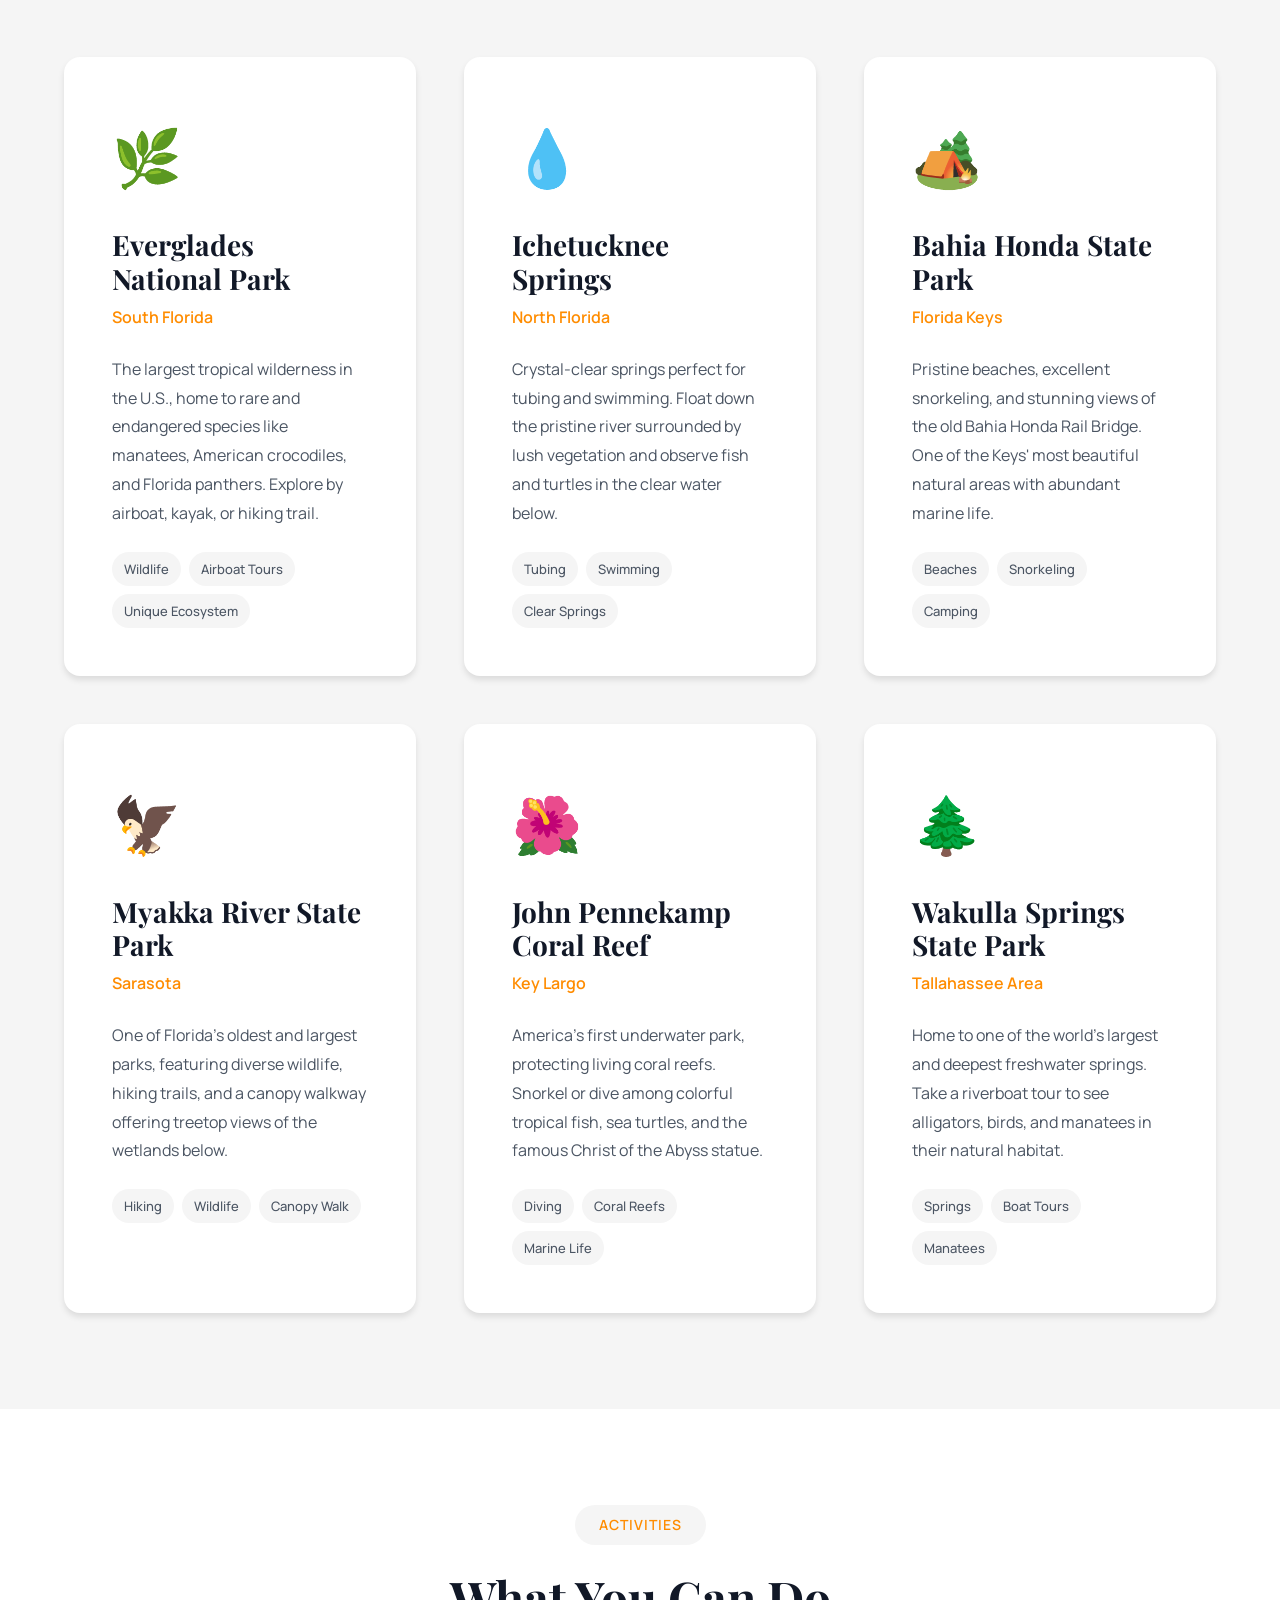
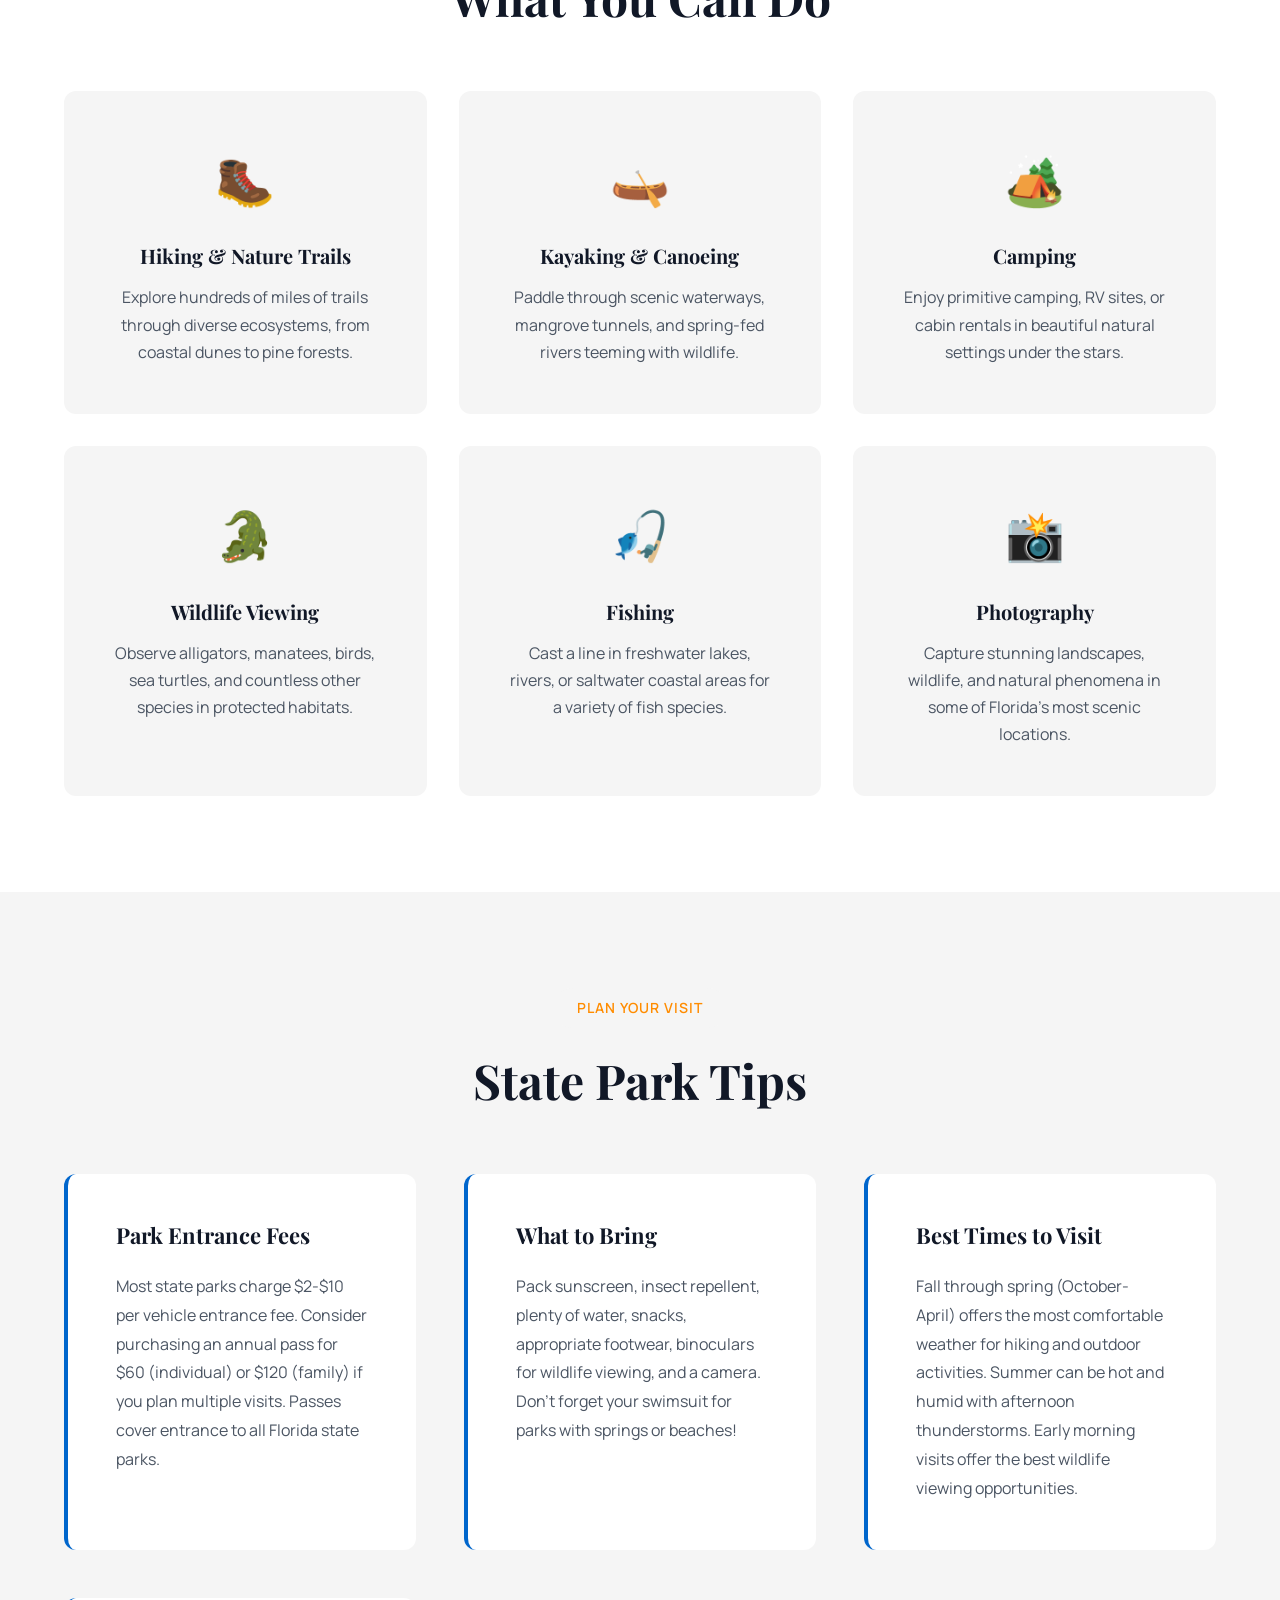
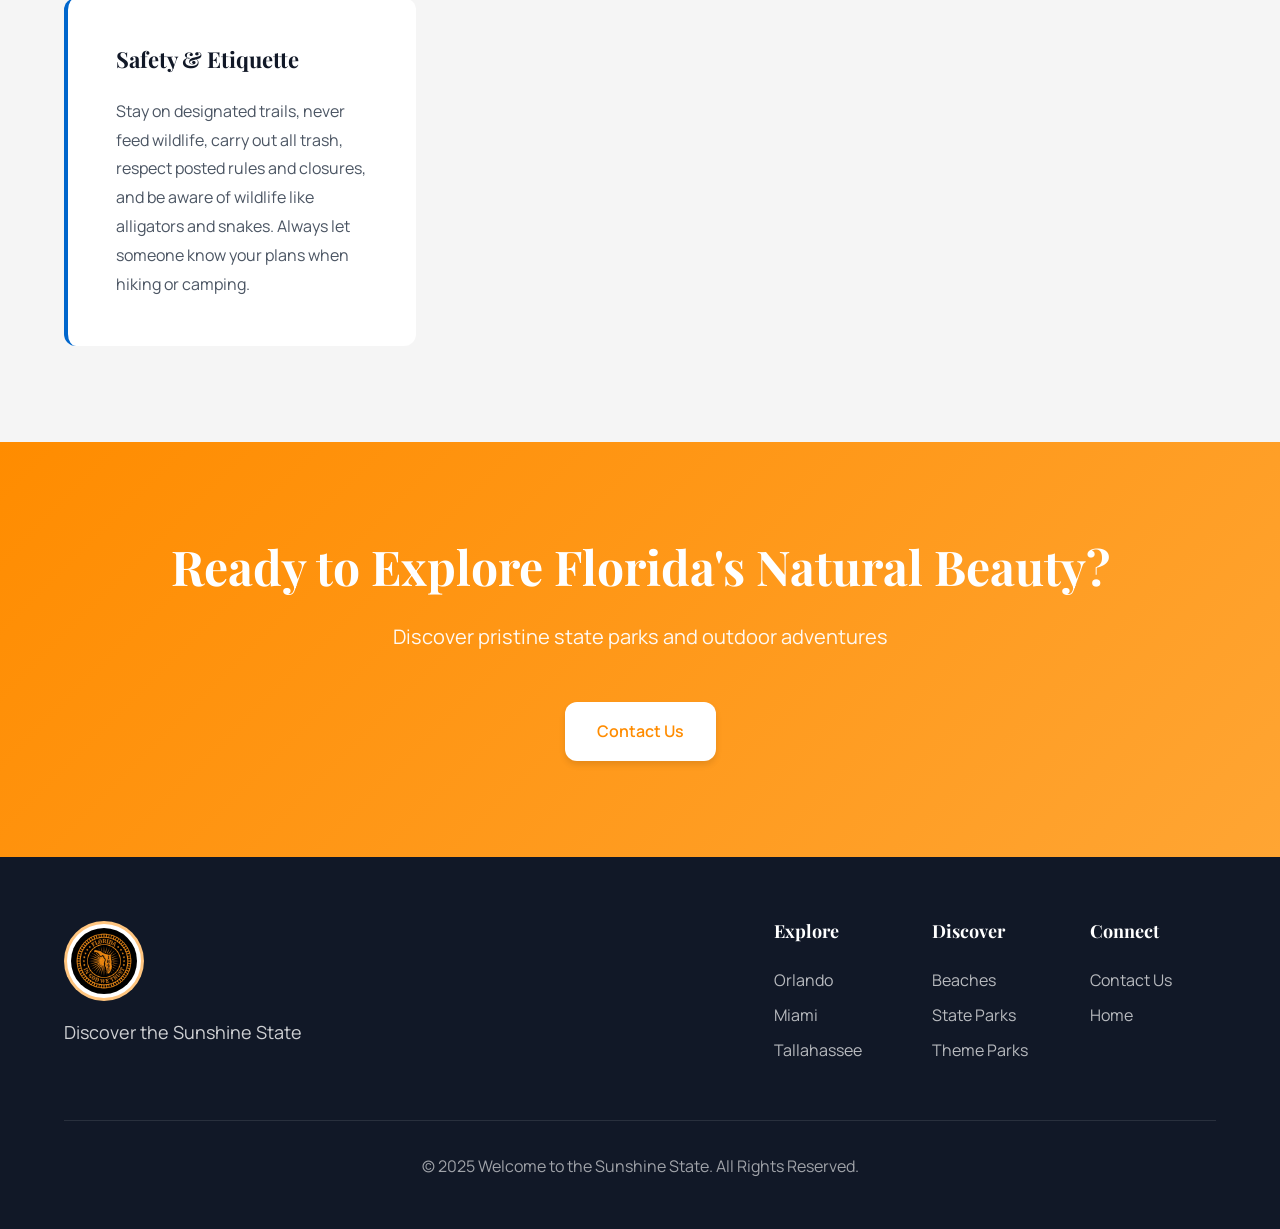
<file: More About Florida/State_parks.html>
<!DOCTYPE html>
<html lang="en">
<head>
    <meta charset="UTF-8">
    <meta name="viewport" content="width=device-width, initial-scale=1.0">
    <title>Florida State Parks - Natural Wonders | Florida</title>
    <link rel="stylesheet" href="../css_codes/styles.css">
    <link rel="stylesheet" href="../css_codes/discover-page.css">
    <link rel="preconnect" href="https://fonts.googleapis.com">
    <link rel="preconnect" href="https://fonts.gstatic.com" crossorigin>
    <link href="https://fonts.googleapis.com/css2?family=Playfair+Display:wght@400;600;700;900&family=Manrope:wght@300;400;500;600;700&display=swap" rel="stylesheet">
</head>
<body>
    <!-- Navigation -->
    <nav class="nav-container">
        <div class="nav-content">
            <div class="nav-logo">
                <img src="../images/index_images/florida_logo.webp" alt="Florida State Logo" class="logo-image">
                <span class="logo-text">Florida</span>
            </div>
            
            <button class="mobile-menu-toggle" aria-label="Toggle menu">
                <span></span>
                <span></span>
                <span></span>
            </button>
            
            <ul class="nav-menu">
                <li><a href="../index.html" class="nav-link">Home</a></li>
                <li class="nav-dropdown">
                    <a href="#" class="nav-link">Cities <span class="dropdown-arrow">▼</span></a>
                    <ul class="dropdown-menu">
                        <li><a href="../cities/Orlando.html">Orlando</a></li>
                        <li><a href="../cities/Miami.html">Miami</a></li>
                        <li><a href="../cities/Tallahassee.html">Tallahassee</a></li>
                    </ul>
                </li>
                <li><a href="../contact.html" class="nav-link">Contact</a></li>
                <li class="nav-dropdown">
                    <a href="#" class="nav-link active">Discover <span class="dropdown-arrow">▼</span></a>
                    <ul class="dropdown-menu">
                        <li><a href="Beaches.html">Beaches</a></li>
                        <li><a href="State_parks.html">State Parks</a></li>
                        <li><a href="Theme_parks.html">Theme Parks</a></li>
                    </ul>
                </li>
            </ul>
        </div>
    </nav>

    <!-- Page Hero -->
    <section class="discover-hero">
        <div class="discover-hero-background"></div>
        <div class="container">
            <div class="discover-hero-content">
                <div class="section-label">Discover Florida</div>
                <h1 class="discover-hero-title">State Parks</h1>
                <p class="discover-hero-subtitle">Explore Florida's pristine natural treasures and outdoor adventures</p>
            </div>
        </div>
    </section>

    <!-- Introduction -->
    <section class="discover-intro">
        <div class="container">
            <div class="intro-content-center">
                <h2 class="section-title">Nature's Playground</h2>
                <p class="intro-text-large">
                    Florida's state parks protect some of the most diverse and beautiful ecosystems in the United States. 
                    From crystal-clear springs and ancient forests to coastal dunes and mangrove swamps, these natural 
                    sanctuaries offer endless opportunities for adventure, wildlife viewing, and outdoor recreation.
                </p>
                <p class="intro-text-large">
                    With 175 state parks and trails covering over 800,000 acres, Florida's state park system preserves 
                    unique habitats and provides access to incredible natural wonders. Whether you're seeking hiking, 
                    camping, kayaking, or simply a peaceful escape into nature, Florida's state parks deliver.
                </p>
                <div class="park-info-grid">
                    <div class="info-box">
                        <h4>State Parks</h4>
                        <p>175+</p>
                    </div>
                    <div class="info-box">
                        <h4>Total Acres</h4>
                        <p>800,000+</p>
                    </div>
                    <div class="info-box">
                        <h4>Annual Visitors</h4>
                        <p>30 Million</p>
                    </div>
                </div>
            </div>
        </div>
    </section>

    <!-- Featured Parks -->
    <section class="featured-section">
        <div class="container">
            <div class="section-header">
                <div class="section-label">Top Parks</div>
                <h2 class="section-title">Must-Visit State Parks</h2>
            </div>
            
            <div class="featured-grid">
                <div class="featured-card">
                    <div class="featured-icon">🌿</div>
                    <h3 class="featured-title">Everglades National Park</h3>
                    <p class="featured-location">South Florida</p>
                    <p class="featured-description">
                        The largest tropical wilderness in the U.S., home to rare and endangered species like 
                        manatees, American crocodiles, and Florida panthers. Explore by airboat, kayak, or hiking trail.
                    </p>
                    <div class="featured-tags">
                        <span class="tag">Wildlife</span>
                        <span class="tag">Airboat Tours</span>
                        <span class="tag">Unique Ecosystem</span>
                    </div>
                </div>
                
                <div class="featured-card">
                    <div class="featured-icon">💧</div>
                    <h3 class="featured-title">Ichetucknee Springs</h3>
                    <p class="featured-location">North Florida</p>
                    <p class="featured-description">
                        Crystal-clear springs perfect for tubing and swimming. Float down the pristine river surrounded 
                        by lush vegetation and observe fish and turtles in the clear water below.
                    </p>
                    <div class="featured-tags">
                        <span class="tag">Tubing</span>
                        <span class="tag">Swimming</span>
                        <span class="tag">Clear Springs</span>
                    </div>
                </div>
                
                <div class="featured-card">
                    <div class="featured-icon">🏕️</div>
                    <h3 class="featured-title">Bahia Honda State Park</h3>
                    <p class="featured-location">Florida Keys</p>
                    <p class="featured-description">
                        Pristine beaches, excellent snorkeling, and stunning views of the old Bahia Honda Rail Bridge. 
                        One of the Keys' most beautiful natural areas with abundant marine life.
                    </p>
                    <div class="featured-tags">
                        <span class="tag">Beaches</span>
                        <span class="tag">Snorkeling</span>
                        <span class="tag">Camping</span>
                    </div>
                </div>
                
                <div class="featured-card">
                    <div class="featured-icon">🦅</div>
                    <h3 class="featured-title">Myakka River State Park</h3>
                    <p class="featured-location">Sarasota</p>
                    <p class="featured-description">
                        One of Florida's oldest and largest parks, featuring diverse wildlife, hiking trails, 
                        and a canopy walkway offering treetop views of the wetlands below.
                    </p>
                    <div class="featured-tags">
                        <span class="tag">Hiking</span>
                        <span class="tag">Wildlife</span>
                        <span class="tag">Canopy Walk</span>
                    </div>
                </div>
                
                <div class="featured-card">
                    <div class="featured-icon">🌺</div>
                    <h3 class="featured-title">John Pennekamp Coral Reef</h3>
                    <p class="featured-location">Key Largo</p>
                    <p class="featured-description">
                        America's first underwater park, protecting living coral reefs. Snorkel or dive among 
                        colorful tropical fish, sea turtles, and the famous Christ of the Abyss statue.
                    </p>
                    <div class="featured-tags">
                        <span class="tag">Diving</span>
                        <span class="tag">Coral Reefs</span>
                        <span class="tag">Marine Life</span>
                    </div>
                </div>
                
                <div class="featured-card">
                    <div class="featured-icon">🌲</div>
                    <h3 class="featured-title">Wakulla Springs State Park</h3>
                    <p class="featured-location">Tallahassee Area</p>
                    <p class="featured-description">
                        Home to one of the world's largest and deepest freshwater springs. Take a riverboat tour 
                        to see alligators, birds, and manatees in their natural habitat.
                    </p>
                    <div class="featured-tags">
                        <span class="tag">Springs</span>
                        <span class="tag">Boat Tours</span>
                        <span class="tag">Manatees</span>
                    </div>
                </div>
            </div>
        </div>
    </section>

    <!-- Park Activities -->
    <section class="activities-section">
        <div class="container">
            <div class="section-header">
                <div class="section-label">Activities</div>
                <h2 class="section-title">What You Can Do</h2>
            </div>
            
            <div class="activities-grid">
                <div class="activity-item">
                    <div class="activity-icon">🥾</div>
                    <h3>Hiking & Nature Trails</h3>
                    <p>Explore hundreds of miles of trails through diverse ecosystems, from coastal dunes to pine forests.</p>
                </div>
                
                <div class="activity-item">
                    <div class="activity-icon">🛶</div>
                    <h3>Kayaking & Canoeing</h3>
                    <p>Paddle through scenic waterways, mangrove tunnels, and spring-fed rivers teeming with wildlife.</p>
                </div>
                
                <div class="activity-item">
                    <div class="activity-icon">🏕️</div>
                    <h3>Camping</h3>
                    <p>Enjoy primitive camping, RV sites, or cabin rentals in beautiful natural settings under the stars.</p>
                </div>
                
                <div class="activity-item">
                    <div class="activity-icon">🐊</div>
                    <h3>Wildlife Viewing</h3>
                    <p>Observe alligators, manatees, birds, sea turtles, and countless other species in protected habitats.</p>
                </div>
                
                <div class="activity-item">
                    <div class="activity-icon">🎣</div>
                    <h3>Fishing</h3>
                    <p>Cast a line in freshwater lakes, rivers, or saltwater coastal areas for a variety of fish species.</p>
                </div>
                
                <div class="activity-item">
                    <div class="activity-icon">📸</div>
                    <h3>Photography</h3>
                    <p>Capture stunning landscapes, wildlife, and natural phenomena in some of Florida's most scenic locations.</p>
                </div>
            </div>
        </div>
    </section>

    <!-- Visitor Tips -->
    <section class="tips-section">
        <div class="container">
            <div class="section-header">
                <div class="section-label">Plan Your Visit</div>
                <h2 class="section-title">State Park Tips</h2>
            </div>
            
            <div class="tips-grid">
                <div class="tip-card">
                    <h3>Park Entrance Fees</h3>
                    <p>
                        Most state parks charge $2-$10 per vehicle entrance fee. Consider purchasing an annual 
                        pass for $60 (individual) or $120 (family) if you plan multiple visits. Passes cover 
                        entrance to all Florida state parks.
                    </p>
                </div>
                
                <div class="tip-card">
                    <h3>What to Bring</h3>
                    <p>
                        Pack sunscreen, insect repellent, plenty of water, snacks, appropriate footwear, 
                        binoculars for wildlife viewing, and a camera. Don't forget your swimsuit for parks 
                        with springs or beaches!
                    </p>
                </div>
                
                <div class="tip-card">
                    <h3>Best Times to Visit</h3>
                    <p>
                        Fall through spring (October-April) offers the most comfortable weather for hiking and 
                        outdoor activities. Summer can be hot and humid with afternoon thunderstorms. Early 
                        morning visits offer the best wildlife viewing opportunities.
                    </p>
                </div>
                
                <div class="tip-card">
                    <h3>Safety & Etiquette</h3>
                    <p>
                        Stay on designated trails, never feed wildlife, carry out all trash, respect posted 
                        rules and closures, and be aware of wildlife like alligators and snakes. Always let 
                        someone know your plans when hiking or camping.
                    </p>
                </div>
            </div>
        </div>
    </section>

    <!-- CTA Section -->
    <section class="cta-section">
        <div class="container">
            <div class="cta-content">
                <h2 class="cta-title">Ready to Explore Florida's Natural Beauty?</h2>
                <p class="cta-subtitle">Discover pristine state parks and outdoor adventures</p>
                <a href="../contact.html" class="btn btn-light">Contact Us</a>
            </div>
        </div>
    </section>

    <!-- Footer -->
    <footer class="footer">
        <div class="container">
            <div class="footer-content">
                <div class="footer-brand">
                    <img src="../images/index_images/florida_logo.webp" alt="Florida" class="footer-logo">
                    <p class="footer-tagline">Discover the Sunshine State</p>
                </div>
                <div class="footer-links">
                    <div class="footer-column">
                        <h4>Explore</h4>
                        <a href="../cities/Orlando.html">Orlando</a>
                        <a href="../cities/Miami.html">Miami</a>
                        <a href="../cities/Tallahassee.html">Tallahassee</a>
                    </div>
                    <div class="footer-column">
                        <h4>Discover</h4>
                        <a href="Beaches.html">Beaches</a>
                        <a href="State_parks.html">State Parks</a>
                        <a href="Theme_parks.html">Theme Parks</a>
                    </div>
                    <div class="footer-column">
                        <h4>Connect</h4>
                        <a href="../contact.html">Contact Us</a>
                        <a href="../index.html">Home</a>
                    </div>
                </div>
            </div>
            <div class="footer-bottom">
                <p>&copy; 2025 Welcome to the Sunshine State. All Rights Reserved.</p>
            </div>
        </div>
    </footer>

    <script src="../css_codes/main.js"></script>
</body>
</html>
</file>
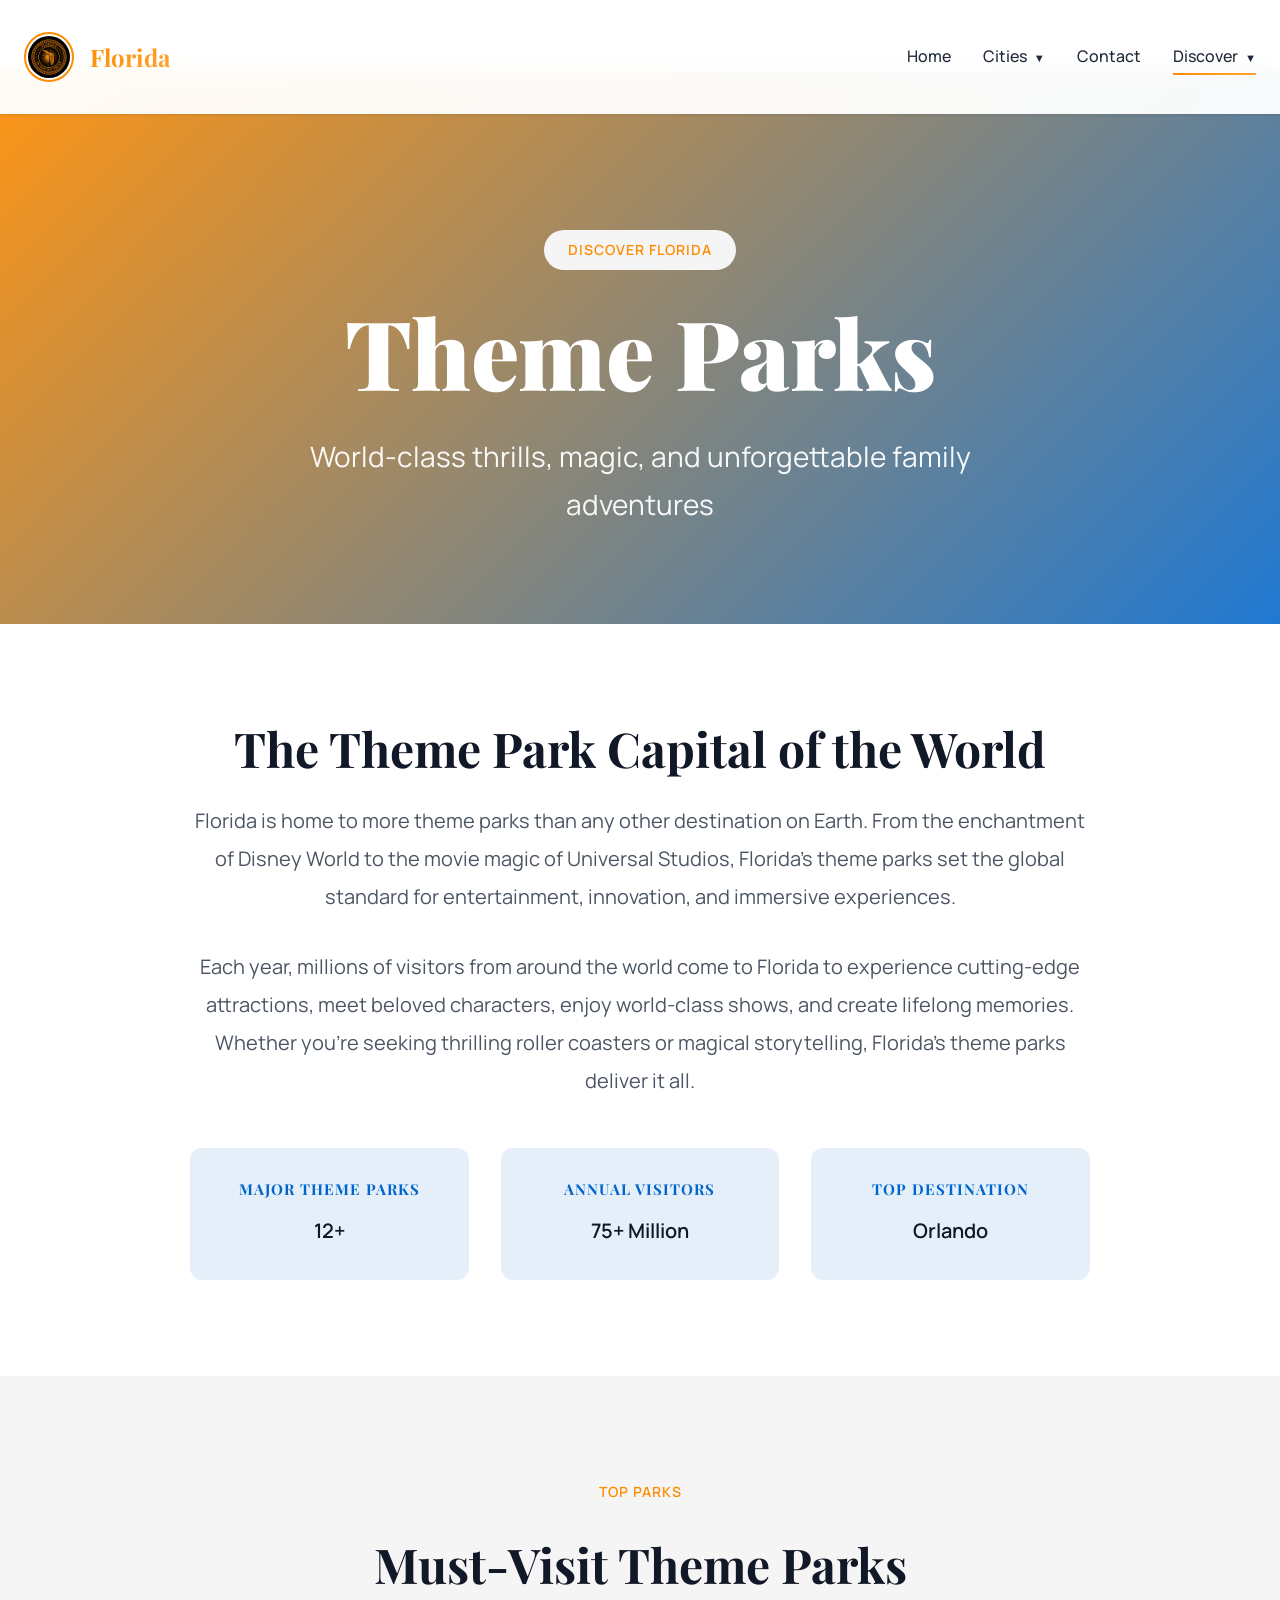
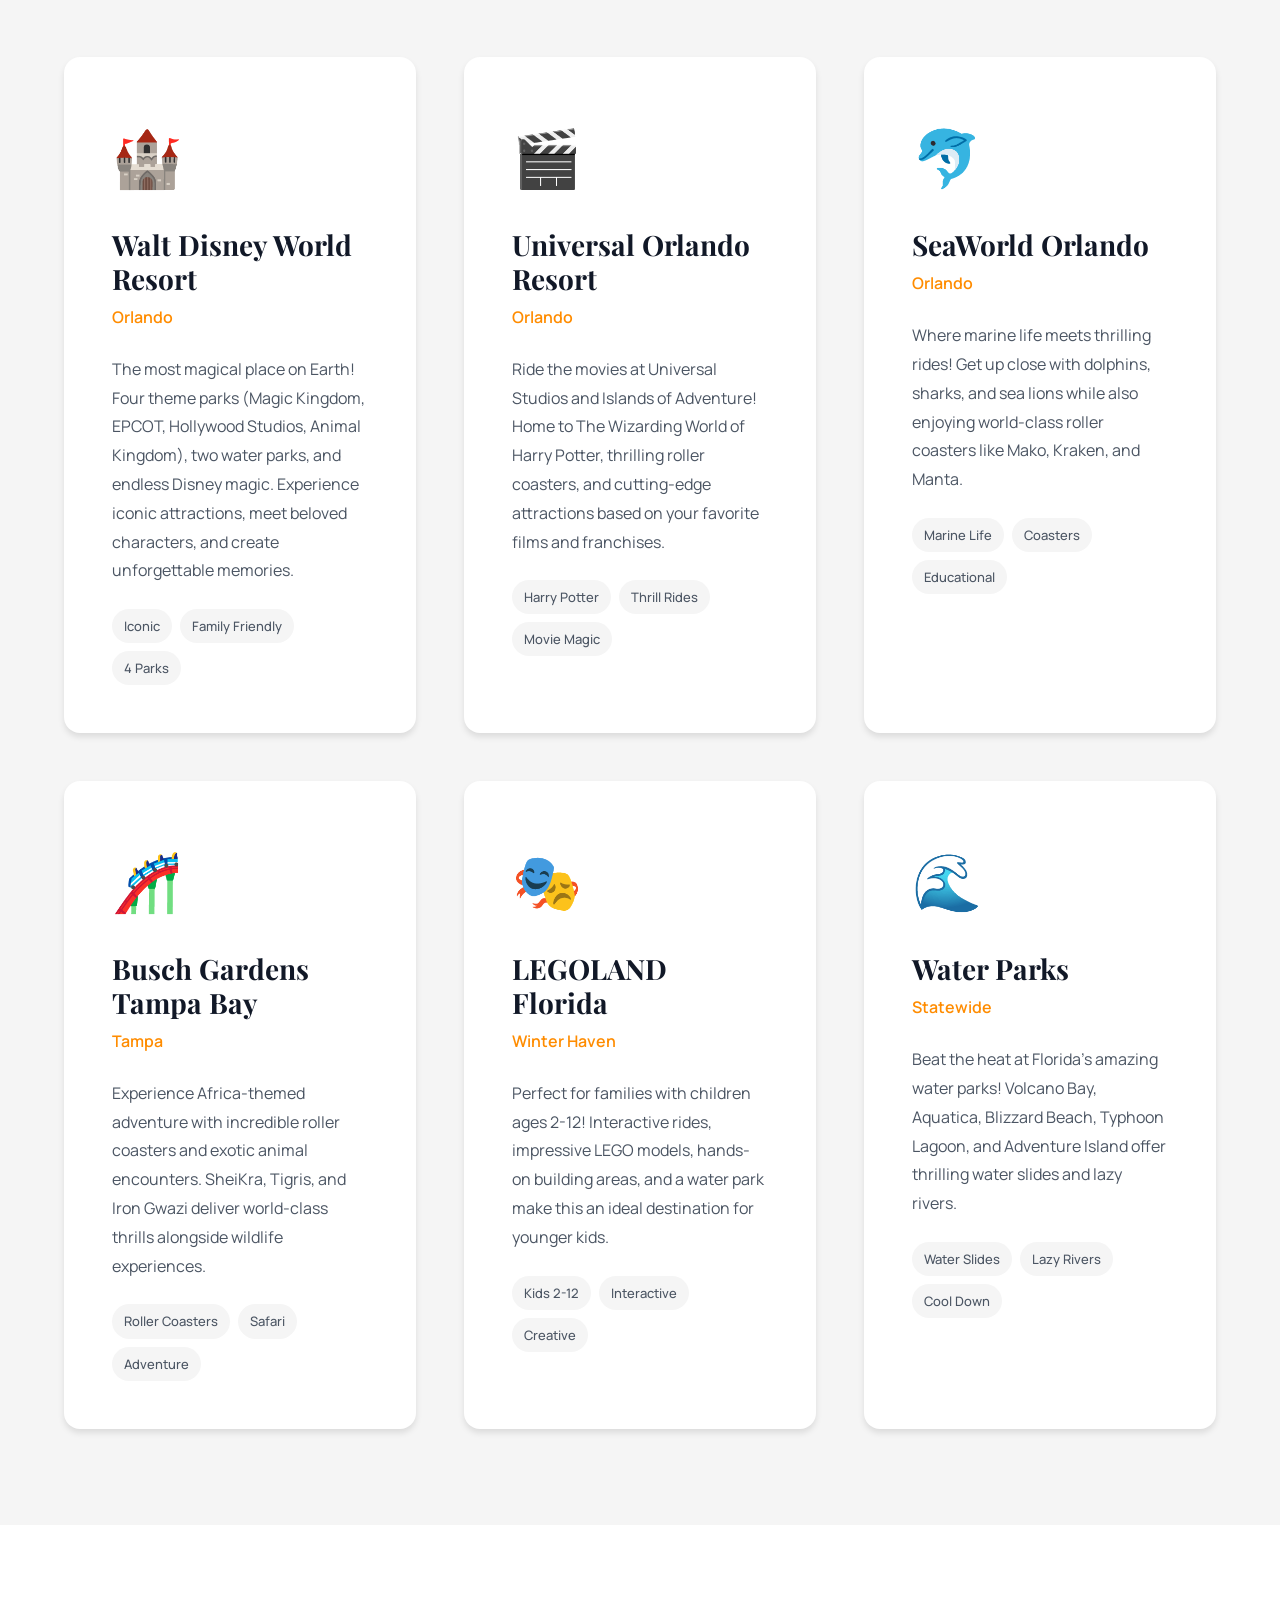
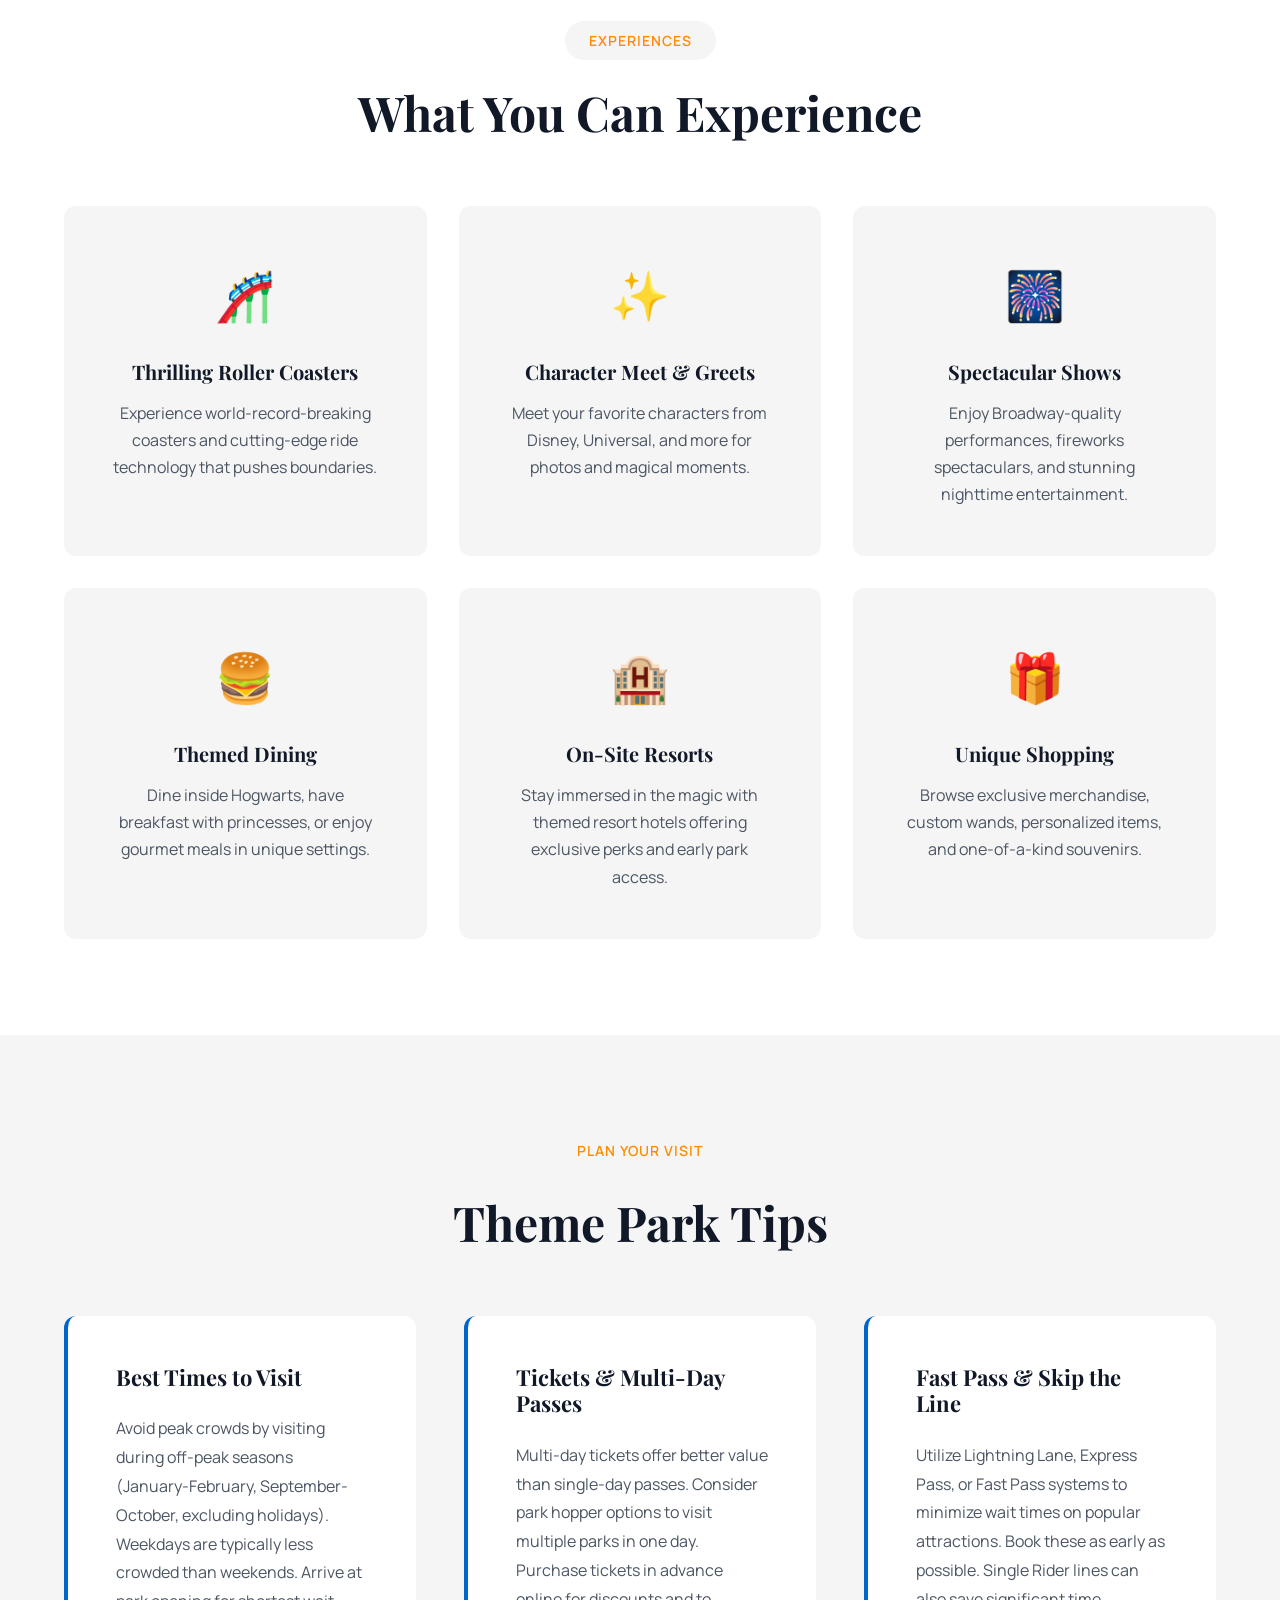
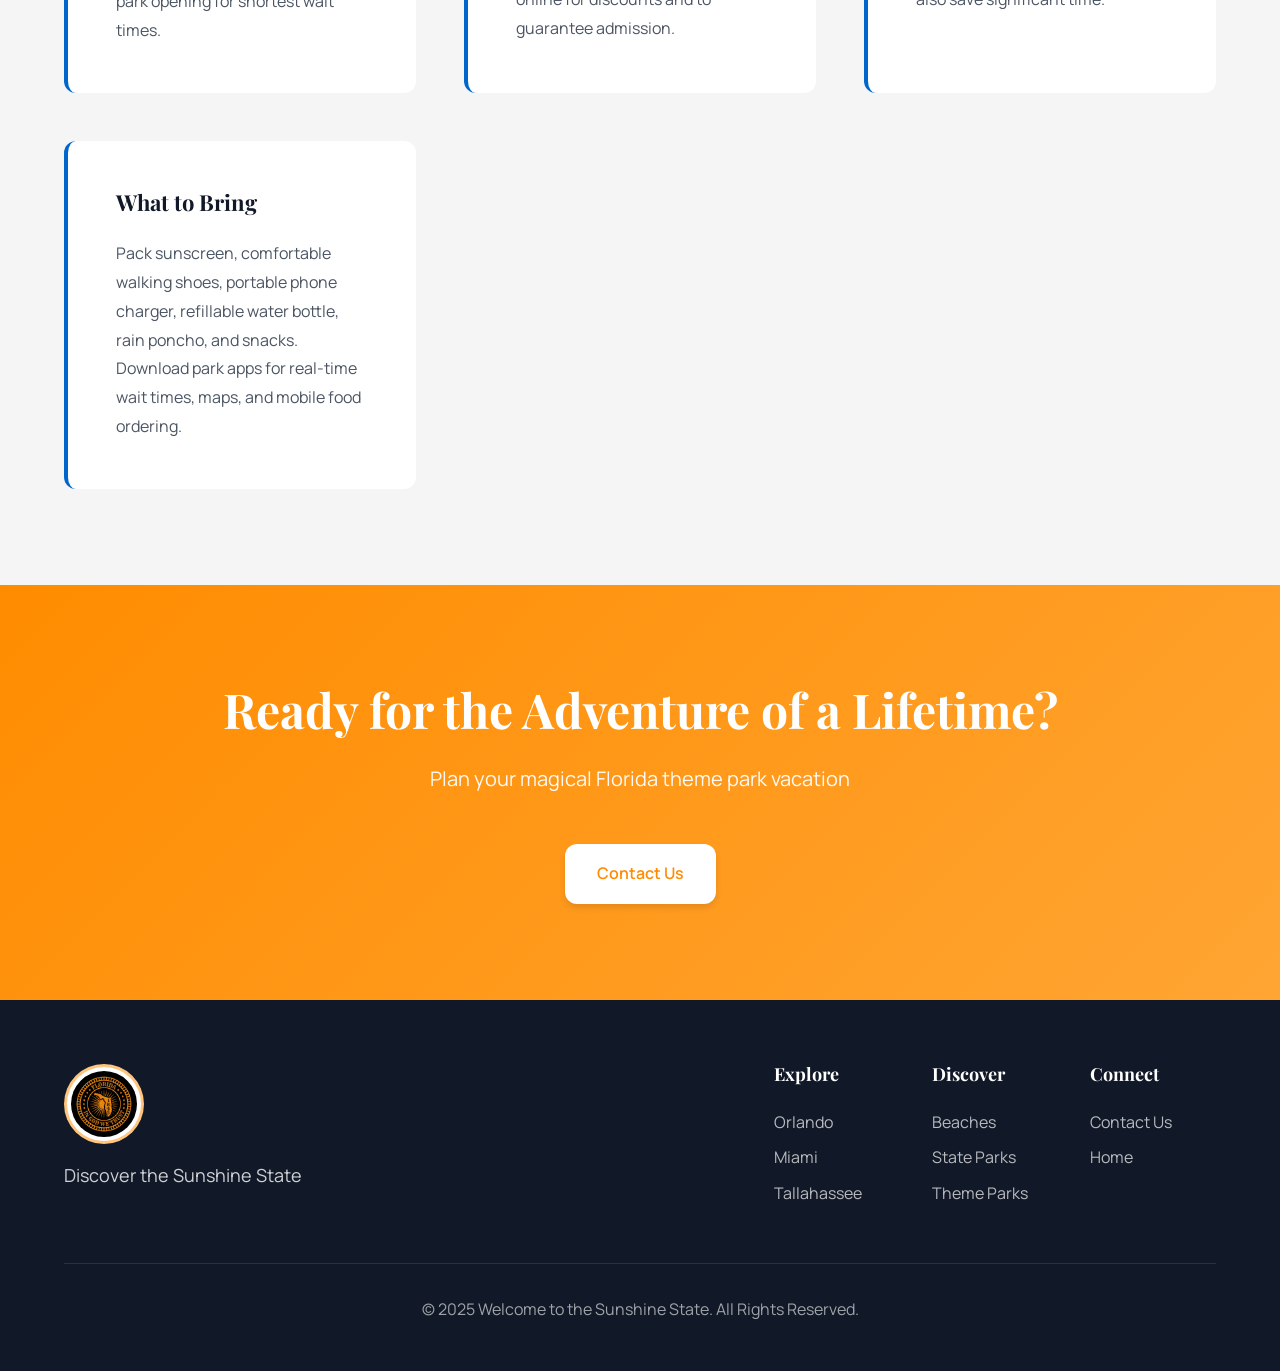
<file: More About Florida/Theme_parks.html>
<!DOCTYPE html>
<html lang="en">
<head>
    <meta charset="UTF-8">
    <meta name="viewport" content="width=device-width, initial-scale=1.0">
    <title>Florida Theme Parks - World-Class Entertainment | Florida</title>
    <link rel="stylesheet" href="../css_codes/styles.css">
    <link rel="stylesheet" href="../css_codes/discover-page.css">
    <link rel="preconnect" href="https://fonts.googleapis.com">
    <link rel="preconnect" href="https://fonts.gstatic.com" crossorigin>
    <link href="https://fonts.googleapis.com/css2?family=Playfair+Display:wght@400;600;700;900&family=Manrope:wght@300;400;500;600;700&display=swap" rel="stylesheet">
</head>
<body>
    <!-- Navigation -->
    <nav class="nav-container">
        <div class="nav-content">
            <div class="nav-logo">
                <img src="../images/index_images/florida_logo.webp" alt="Florida State Logo" class="logo-image">
                <span class="logo-text">Florida</span>
            </div>
            
            <button class="mobile-menu-toggle" aria-label="Toggle menu">
                <span></span>
                <span></span>
                <span></span>
            </button>
            
            <ul class="nav-menu">
                <li><a href="../index.html" class="nav-link">Home</a></li>
                <li class="nav-dropdown">
                    <a href="#" class="nav-link">Cities <span class="dropdown-arrow">▼</span></a>
                    <ul class="dropdown-menu">
                        <li><a href="../cities/Orlando.html">Orlando</a></li>
                        <li><a href="../cities/Miami.html">Miami</a></li>
                        <li><a href="../cities/Tallahassee.html">Tallahassee</a></li>
                    </ul>
                </li>
                <li><a href="../contact.html" class="nav-link">Contact</a></li>
                <li class="nav-dropdown">
                    <a href="#" class="nav-link active">Discover <span class="dropdown-arrow">▼</span></a>
                    <ul class="dropdown-menu">
                        <li><a href="Beaches.html">Beaches</a></li>
                        <li><a href="State_parks.html">State Parks</a></li>
                        <li><a href="Theme_parks.html">Theme Parks</a></li>
                    </ul>
                </li>
            </ul>
        </div>
    </nav>

    <!-- Page Hero -->
    <section class="discover-hero">
        <div class="discover-hero-background"></div>
        <div class="container">
            <div class="discover-hero-content">
                <div class="section-label">Discover Florida</div>
                <h1 class="discover-hero-title">Theme Parks</h1>
                <p class="discover-hero-subtitle">World-class thrills, magic, and unforgettable family adventures</p>
            </div>
        </div>
    </section>

    <!-- Introduction -->
    <section class="discover-intro">
        <div class="container">
            <div class="intro-content-center">
                <h2 class="section-title">The Theme Park Capital of the World</h2>
                <p class="intro-text-large">
                    Florida is home to more theme parks than any other destination on Earth. From the enchantment of 
                    Disney World to the movie magic of Universal Studios, Florida's theme parks set the global standard 
                    for entertainment, innovation, and immersive experiences.
                </p>
                <p class="intro-text-large">
                    Each year, millions of visitors from around the world come to Florida to experience cutting-edge 
                    attractions, meet beloved characters, enjoy world-class shows, and create lifelong memories. Whether 
                    you're seeking thrilling roller coasters or magical storytelling, Florida's theme parks deliver it all.
                </p>
                <div class="park-info-grid">
                    <div class="info-box">
                        <h4>Major Theme Parks</h4>
                        <p>12+</p>
                    </div>
                    <div class="info-box">
                        <h4>Annual Visitors</h4>
                        <p>75+ Million</p>
                    </div>
                    <div class="info-box">
                        <h4>Top Destination</h4>
                        <p>Orlando</p>
                    </div>
                </div>
            </div>
        </div>
    </section>

    <!-- Featured Theme Parks -->
    <section class="featured-section">
        <div class="container">
            <div class="section-header">
                <div class="section-label">Top Parks</div>
                <h2 class="section-title">Must-Visit Theme Parks</h2>
            </div>
            
            <div class="featured-grid">
                <div class="featured-card">
                    <div class="featured-icon">🏰</div>
                    <h3 class="featured-title">Walt Disney World Resort</h3>
                    <p class="featured-location">Orlando</p>
                    <p class="featured-description">
                        The most magical place on Earth! Four theme parks (Magic Kingdom, EPCOT, Hollywood Studios, 
                        Animal Kingdom), two water parks, and endless Disney magic. Experience iconic attractions, 
                        meet beloved characters, and create unforgettable memories.
                    </p>
                    <div class="featured-tags">
                        <span class="tag">Iconic</span>
                        <span class="tag">Family Friendly</span>
                        <span class="tag">4 Parks</span>
                    </div>
                </div>
                
                <div class="featured-card">
                    <div class="featured-icon">🎬</div>
                    <h3 class="featured-title">Universal Orlando Resort</h3>
                    <p class="featured-location">Orlando</p>
                    <p class="featured-description">
                        Ride the movies at Universal Studios and Islands of Adventure! Home to The Wizarding World 
                        of Harry Potter, thrilling roller coasters, and cutting-edge attractions based on your 
                        favorite films and franchises.
                    </p>
                    <div class="featured-tags">
                        <span class="tag">Harry Potter</span>
                        <span class="tag">Thrill Rides</span>
                        <span class="tag">Movie Magic</span>
                    </div>
                </div>
                
                <div class="featured-card">
                    <div class="featured-icon">🐬</div>
                    <h3 class="featured-title">SeaWorld Orlando</h3>
                    <p class="featured-location">Orlando</p>
                    <p class="featured-description">
                        Where marine life meets thrilling rides! Get up close with dolphins, sharks, and sea lions 
                        while also enjoying world-class roller coasters like Mako, Kraken, and Manta.
                    </p>
                    <div class="featured-tags">
                        <span class="tag">Marine Life</span>
                        <span class="tag">Coasters</span>
                        <span class="tag">Educational</span>
                    </div>
                </div>
                
                <div class="featured-card">
                    <div class="featured-icon">🎢</div>
                    <h3 class="featured-title">Busch Gardens Tampa Bay</h3>
                    <p class="featured-location">Tampa</p>
                    <p class="featured-description">
                        Experience Africa-themed adventure with incredible roller coasters and exotic animal encounters. 
                        SheiKra, Tigris, and Iron Gwazi deliver world-class thrills alongside wildlife experiences.
                    </p>
                    <div class="featured-tags">
                        <span class="tag">Roller Coasters</span>
                        <span class="tag">Safari</span>
                        <span class="tag">Adventure</span>
                    </div>
                </div>
                
                <div class="featured-card">
                    <div class="featured-icon">🎭</div>
                    <h3 class="featured-title">LEGOLAND Florida</h3>
                    <p class="featured-location">Winter Haven</p>
                    <p class="featured-description">
                        Perfect for families with children ages 2-12! Interactive rides, impressive LEGO models, 
                        hands-on building areas, and a water park make this an ideal destination for younger kids.
                    </p>
                    <div class="featured-tags">
                        <span class="tag">Kids 2-12</span>
                        <span class="tag">Interactive</span>
                        <span class="tag">Creative</span>
                    </div>
                </div>
                
                <div class="featured-card">
                    <div class="featured-icon">🌊</div>
                    <h3 class="featured-title">Water Parks</h3>
                    <p class="featured-location">Statewide</p>
                    <p class="featured-description">
                        Beat the heat at Florida's amazing water parks! Volcano Bay, Aquatica, Blizzard Beach, 
                        Typhoon Lagoon, and Adventure Island offer thrilling water slides and lazy rivers.
                    </p>
                    <div class="featured-tags">
                        <span class="tag">Water Slides</span>
                        <span class="tag">Lazy Rivers</span>
                        <span class="tag">Cool Down</span>
                    </div>
                </div>
            </div>
        </div>
    </section>

    <!-- Park Experiences -->
    <section class="activities-section">
        <div class="container">
            <div class="section-header">
                <div class="section-label">Experiences</div>
                <h2 class="section-title">What You Can Experience</h2>
            </div>
            
            <div class="activities-grid">
                <div class="activity-item">
                    <div class="activity-icon">🎢</div>
                    <h3>Thrilling Roller Coasters</h3>
                    <p>Experience world-record-breaking coasters and cutting-edge ride technology that pushes boundaries.</p>
                </div>
                
                <div class="activity-item">
                    <div class="activity-icon">✨</div>
                    <h3>Character Meet & Greets</h3>
                    <p>Meet your favorite characters from Disney, Universal, and more for photos and magical moments.</p>
                </div>
                
                <div class="activity-item">
                    <div class="activity-icon">🎆</div>
                    <h3>Spectacular Shows</h3>
                    <p>Enjoy Broadway-quality performances, fireworks spectaculars, and stunning nighttime entertainment.</p>
                </div>
                
                <div class="activity-item">
                    <div class="activity-icon">🍔</div>
                    <h3>Themed Dining</h3>
                    <p>Dine inside Hogwarts, have breakfast with princesses, or enjoy gourmet meals in unique settings.</p>
                </div>
                
                <div class="activity-item">
                    <div class="activity-icon">🏨</div>
                    <h3>On-Site Resorts</h3>
                    <p>Stay immersed in the magic with themed resort hotels offering exclusive perks and early park access.</p>
                </div>
                
                <div class="activity-item">
                    <div class="activity-icon">🎁</div>
                    <h3>Unique Shopping</h3>
                    <p>Browse exclusive merchandise, custom wands, personalized items, and one-of-a-kind souvenirs.</p>
                </div>
            </div>
        </div>
    </section>

    <!-- Planning Tips -->
    <section class="tips-section">
        <div class="container">
            <div class="section-header">
                <div class="section-label">Plan Your Visit</div>
                <h2 class="section-title">Theme Park Tips</h2>
            </div>
            
            <div class="tips-grid">
                <div class="tip-card">
                    <h3>Best Times to Visit</h3>
                    <p>
                        Avoid peak crowds by visiting during off-peak seasons (January-February, September-October, 
                        excluding holidays). Weekdays are typically less crowded than weekends. Arrive at park opening 
                        for shortest wait times.
                    </p>
                </div>
                
                <div class="tip-card">
                    <h3>Tickets & Multi-Day Passes</h3>
                    <p>
                        Multi-day tickets offer better value than single-day passes. Consider park hopper options 
                        to visit multiple parks in one day. Purchase tickets in advance online for discounts and 
                        to guarantee admission.
                    </p>
                </div>
                
                <div class="tip-card">
                    <h3>Fast Pass & Skip the Line</h3>
                    <p>
                        Utilize Lightning Lane, Express Pass, or Fast Pass systems to minimize wait times on popular 
                        attractions. Book these as early as possible. Single Rider lines can also save significant time.
                    </p>
                </div>
                
                <div class="tip-card">
                    <h3>What to Bring</h3>
                    <p>
                        Pack sunscreen, comfortable walking shoes, portable phone charger, refillable water bottle, 
                        rain poncho, and snacks. Download park apps for real-time wait times, maps, and mobile 
                        food ordering.
                    </p>
                </div>
            </div>
        </div>
    </section>

    <!-- CTA Section -->
    <section class="cta-section">
        <div class="container">
            <div class="cta-content">
                <h2 class="cta-title">Ready for the Adventure of a Lifetime?</h2>
                <p class="cta-subtitle">Plan your magical Florida theme park vacation</p>
                <a href="../contact.html" class="btn btn-light">Contact Us</a>
            </div>
        </div>
    </section>

    <!-- Footer -->
    <footer class="footer">
        <div class="container">
            <div class="footer-content">
                <div class="footer-brand">
                    <img src="../images/index_images/florida_logo.webp" alt="Florida" class="footer-logo">
                    <p class="footer-tagline">Discover the Sunshine State</p>
                </div>
                <div class="footer-links">
                    <div class="footer-column">
                        <h4>Explore</h4>
                        <a href="../cities/Orlando.html">Orlando</a>
                        <a href="../cities/Miami.html">Miami</a>
                        <a href="../cities/Tallahassee.html">Tallahassee</a>
                    </div>
                    <div class="footer-column">
                        <h4>Discover</h4>
                        <a href="Beaches.html">Beaches</a>
                        <a href="State_parks.html">State Parks</a>
                        <a href="Theme_parks.html">Theme Parks</a>
                    </div>
                    <div class="footer-column">
                        <h4>Connect</h4>
                        <a href="../contact.html">Contact Us</a>
                        <a href="../index.html">Home</a>
                    </div>
                </div>
            </div>
            <div class="footer-bottom">
                <p>&copy; 2025 Welcome to the Sunshine State. All Rights Reserved.</p>
            </div>
        </div>
    </footer>

    <script src="../css_codes/main.js"></script>
</body>
</html>
</file>
<file: css_codes/styles.css>
/* ===================================
   MODERN FLORIDA WEBSITE STYLES
   Professional & Sophisticated Design
   =================================== */

/* CSS Variables */
:root {
    /* Colors - Florida Sunshine Theme */
    --primary-color: #FF8C00;
    --primary-dark: #E67E00;
    --primary-light: #FFA533;
    --secondary-color: #0066CC;
    --secondary-dark: #0052A3;
    --secondary-light: #3385D6;
    
    /* Neutrals */
    --white: #FFFFFF;
    --off-white: #FAFAFA;
    --light-gray: #F5F5F5;
    --gray: #9CA3AF;
    --dark-gray: #4B5563;
    --charcoal: #1F2937;
    --black: #111827;
    
    /* Gradients */
    --gradient-primary: linear-gradient(135deg, #FF8C00 0%, #FFA533 100%);
    --gradient-secondary: linear-gradient(135deg, #0066CC 0%, #3385D6 100%);
    --gradient-overlay: linear-gradient(180deg, rgba(0,0,0,0.6) 0%, rgba(0,0,0,0.3) 100%);
    
    /* Spacing */
    --spacing-xs: 0.5rem;
    --spacing-sm: 1rem;
    --spacing-md: 1.5rem;
    --spacing-lg: 2rem;
    --spacing-xl: 3rem;
    --spacing-2xl: 4rem;
    --spacing-3xl: 6rem;
    
    /* Typography */
    --font-display: 'Playfair Display', serif;
    --font-body: 'Manrope', sans-serif;
    
    /* Shadows */
    --shadow-sm: 0 1px 3px rgba(0,0,0,0.1);
    --shadow-md: 0 4px 6px rgba(0,0,0,0.1);
    --shadow-lg: 0 10px 25px rgba(0,0,0,0.15);
    --shadow-xl: 0 20px 40px rgba(0,0,0,0.2);
    
    /* Border Radius */
    --radius-sm: 0.375rem;
    --radius-md: 0.5rem;
    --radius-lg: 0.75rem;
    --radius-xl: 1rem;
    --radius-full: 9999px;
    
    /* Transitions */
    --transition-fast: 0.2s ease;
    --transition-base: 0.3s ease;
    --transition-slow: 0.5s ease;
}

/* Reset & Base Styles */
* {
    margin: 0;
    padding: 0;
    box-sizing: border-box;
}

html {
    scroll-behavior: smooth;
    font-size: 16px;
}

body {
    font-family: var(--font-body);
    color: var(--charcoal);
    background-color: var(--white);
    line-height: 1.7;
    -webkit-font-smoothing: antialiased;
    -moz-osx-font-smoothing: grayscale;
    overflow-x: hidden;
}

/* Typography */
h1, h2, h3, h4, h5, h6 {
    font-family: var(--font-display);
    font-weight: 700;
    line-height: 1.2;
    color: var(--black);
}

h1 { font-size: clamp(2.5rem, 5vw, 4rem); }
h2 { font-size: clamp(2rem, 4vw, 3rem); }
h3 { font-size: clamp(1.5rem, 3vw, 2rem); }
h4 { font-size: 1.5rem; }
h5 { font-size: 1.25rem; }
h6 { font-size: 1.125rem; }

p {
    margin-bottom: var(--spacing-md);
}

a {
    text-decoration: none;
    color: inherit;
    transition: all var(--transition-base);
}

img {
    max-width: 100%;
    height: auto;
    display: block;
}

/* Container */
.container {
    max-width: 1200px;
    margin: 0 auto;
    padding: 0 var(--spacing-md);
}

.container-wide {
    max-width: 1400px;
    margin: 0 auto;
    padding: 0 var(--spacing-md);
}

/* ===================================
   NAVIGATION
   =================================== */
.nav-container {
    position: fixed;
    top: 0;
    left: 0;
    right: 0;
    background: rgba(255, 255, 255, 0.95);
    backdrop-filter: blur(10px);
    box-shadow: var(--shadow-sm);
    z-index: 1000;
    transition: all var(--transition-base);
}

.nav-content {
    max-width: 1400px;
    margin: 0 auto;
    padding: var(--spacing-sm) var(--spacing-md);
    display: flex;
    align-items: center;
    justify-content: space-between;
}

.nav-logo {
    display: flex;
    align-items: center;
    gap: var(--spacing-sm);
    font-weight: 700;
    font-size: 1.25rem;
}

.logo-image {
    width: 50px;
    height: 50px;
    object-fit: cover;
    border-radius: 50%;
    border: 2px solid var(--primary-color);
    background: var(--white);
    padding: 2px;
}

.logo-text {
    font-family: var(--font-display);
    font-size: 1.5rem;
    background: var(--gradient-primary);
    -webkit-background-clip: text;
    -webkit-text-fill-color: transparent;
    background-clip: text;
}

.nav-menu {
    display: flex;
    list-style: none;
    gap: var(--spacing-lg);
    align-items: center;
}

.nav-link {
    font-weight: 500;
    color: var(--charcoal);
    padding: var(--spacing-xs) 0;
    position: relative;
}

.nav-link::after {
    content: '';
    position: absolute;
    bottom: 0;
    left: 0;
    width: 0;
    height: 2px;
    background: var(--gradient-primary);
    transition: width var(--transition-base);
}

.nav-link:hover::after,
.nav-link.active::after {
    width: 100%;
}

.nav-dropdown {
    position: relative;
}

.dropdown-arrow {
    font-size: 0.7rem;
    margin-left: 0.25rem;
    transition: transform var(--transition-base);
}

.nav-dropdown:hover .dropdown-arrow {
    transform: rotate(180deg);
}

.dropdown-menu {
    position: absolute;
    top: 100%;
    left: 0;
    background: var(--white);
    box-shadow: var(--shadow-lg);
    border-radius: var(--radius-md);
    padding: var(--spacing-sm);
    min-width: 200px;
    opacity: 0;
    visibility: hidden;
    transform: translateY(-10px);
    transition: all var(--transition-base);
    list-style: none;
}

.nav-dropdown:hover .dropdown-menu {
    opacity: 1;
    visibility: visible;
    transform: translateY(0);
}

.dropdown-menu li {
    padding: 0;
}

.dropdown-menu a {
    display: block;
    padding: var(--spacing-xs) var(--spacing-sm);
    border-radius: var(--radius-sm);
    transition: all var(--transition-fast);
}

.dropdown-menu a:hover {
    background: var(--light-gray);
    color: var(--primary-color);
    transform: translateX(5px);
}

.mobile-menu-toggle {
    display: none;
    flex-direction: column;
    gap: 5px;
    background: none;
    border: none;
    cursor: pointer;
    padding: var(--spacing-xs);
}

.mobile-menu-toggle span {
    width: 25px;
    height: 2px;
    background: var(--charcoal);
    transition: all var(--transition-base);
}

/* ===================================
   HERO SECTION
   =================================== */
.hero {
    position: relative;
    min-height: 100vh;
    display: flex;
    align-items: center;
    justify-content: center;
    overflow: hidden;
    margin-top: 70px;
}

.hero-background {
    position: absolute;
    inset: 0;
    background: linear-gradient(135deg, 
        rgba(0, 102, 204, 0.9) 0%, 
        rgba(255, 140, 0, 0.8) 100%),
        url('data:image/svg+xml,<svg xmlns="http://www.w3.org/2000/svg" viewBox="0 0 1200 600"><defs><pattern id="grid" width="40" height="40" patternUnits="userSpaceOnUse"><path d="M 40 0 L 0 0 0 40" fill="none" stroke="rgba(255,255,255,0.05)" stroke-width="1"/></pattern></defs><rect width="1200" height="600" fill="url(%23grid)"/></svg>');
    background-size: cover;
    background-position: center;
}

.hero-content {
    position: relative;
    z-index: 2;
    text-align: center;
    padding: var(--spacing-xl);
    animation: fadeInUp 1s ease-out;
}

.hero-badge {
    display: inline-block;
    padding: var(--spacing-xs) var(--spacing-md);
    background: rgba(255, 255, 255, 0.2);
    backdrop-filter: blur(10px);
    border-radius: var(--radius-full);
    color: var(--white);
    font-weight: 500;
    margin-bottom: var(--spacing-md);
    animation: fadeIn 1s ease-out 0.2s both;
}

.hero-title {
    font-size: clamp(3rem, 8vw, 6rem);
    color: var(--white);
    margin-bottom: var(--spacing-md);
    font-weight: 900;
    animation: fadeInUp 1s ease-out 0.3s both;
}

.hero-title-highlight {
    display: block;
    background: linear-gradient(135deg, #FFD700 0%, #FFA500 100%);
    -webkit-background-clip: text;
    -webkit-text-fill-color: transparent;
    background-clip: text;
}

.hero-subtitle {
    font-size: clamp(1.125rem, 2vw, 1.5rem);
    color: rgba(255, 255, 255, 0.95);
    max-width: 600px;
    margin: 0 auto var(--spacing-xl);
    animation: fadeInUp 1s ease-out 0.4s both;
}

.hero-cta {
    display: flex;
    gap: var(--spacing-md);
    justify-content: center;
    flex-wrap: wrap;
    animation: fadeInUp 1s ease-out 0.5s both;
}

.hero-scroll {
    position: absolute;
    bottom: var(--spacing-xl);
    left: 50%;
    transform: translateX(-50%);
    display: flex;
    flex-direction: column;
    align-items: center;
    gap: var(--spacing-sm);
    color: var(--white);
    font-size: 0.875rem;
    animation: fadeIn 1s ease-out 0.6s both;
}

.scroll-indicator {
    width: 2px;
    height: 40px;
    background: linear-gradient(to bottom, rgba(255,255,255,0.8), transparent);
    animation: scrollBounce 2s infinite;
}

/* ===================================
   BUTTONS
   =================================== */
.btn {
    display: inline-block;
    padding: 1rem 2rem;
    border-radius: var(--radius-lg);
    font-weight: 600;
    font-size: 1rem;
    cursor: pointer;
    border: none;
    transition: all var(--transition-base);
    text-align: center;
}

.btn-primary {
    background: var(--gradient-primary);
    color: var(--white);
    box-shadow: 0 4px 15px rgba(255, 140, 0, 0.3);
}

.btn-primary:hover {
    transform: translateY(-2px);
    box-shadow: 0 6px 20px rgba(255, 140, 0, 0.4);
}

.btn-secondary {
    background: rgba(255, 255, 255, 0.2);
    color: var(--white);
    border: 2px solid var(--white);
    backdrop-filter: blur(10px);
}

.btn-secondary:hover {
    background: var(--white);
    color: var(--primary-color);
    transform: translateY(-2px);
}

.btn-light {
    background: var(--white);
    color: var(--primary-color);
    box-shadow: var(--shadow-md);
}

.btn-light:hover {
    transform: translateY(-2px);
    box-shadow: var(--shadow-lg);
}

/* ===================================
   SECTIONS
   =================================== */
section {
    padding: var(--spacing-3xl) 0;
}

.section-label {
    display: inline-block;
    padding: var(--spacing-xs) var(--spacing-md);
    background: var(--light-gray);
    color: var(--primary-color);
    border-radius: var(--radius-full);
    font-weight: 600;
    font-size: 0.875rem;
    text-transform: uppercase;
    letter-spacing: 1px;
    margin-bottom: var(--spacing-md);
}

.section-header {
    text-align: center;
    margin-bottom: var(--spacing-2xl);
}

.section-title {
    margin-bottom: var(--spacing-md);
}

.section-subtitle {
    font-size: 1.125rem;
    color: var(--gray);
    max-width: 700px;
    margin: 0 auto;
}

/* ===================================
   INTRO SECTION
   =================================== */
.intro-section {
    background: var(--light-gray);
}

.intro-grid {
    display: grid;
    grid-template-columns: 1fr 1fr;
    gap: var(--spacing-xl);
    align-items: center;
}

.intro-image {
    position: relative;
    border-radius: var(--radius-xl);
    overflow: hidden;
    box-shadow: var(--shadow-xl);
}

.intro-image img {
    width: 100%;
    height: 100%;
    object-fit: cover;
    transition: transform var(--transition-slow);
}

.intro-image:hover img {
    transform: scale(1.05);
}

.image-overlay {
    position: absolute;
    inset: 0;
    background: var(--gradient-overlay);
    opacity: 0;
    transition: opacity var(--transition-base);
}

.intro-image:hover .image-overlay {
    opacity: 0.3;
}

.intro-content {
    padding: var(--spacing-lg);
}

.intro-text {
    font-size: 1.125rem;
    line-height: 1.8;
    color: var(--dark-gray);
}

.inline-link {
    color: var(--primary-color);
    font-weight: 600;
    position: relative;
}

.inline-link::after {
    content: '';
    position: absolute;
    bottom: 0;
    left: 0;
    width: 100%;
    height: 1px;
    background: var(--primary-color);
    transform: scaleX(0);
    transform-origin: right;
    transition: transform var(--transition-base);
}

.inline-link:hover::after {
    transform: scaleX(1);
    transform-origin: left;
}

/* ===================================
   FEATURES SECTION
   =================================== */
.features-grid {
    display: grid;
    grid-template-columns: repeat(auto-fit, minmax(280px, 1fr));
    gap: var(--spacing-lg);
}

.feature-card {
    background: var(--white);
    padding: var(--spacing-xl);
    border-radius: var(--radius-xl);
    box-shadow: var(--shadow-md);
    transition: all var(--transition-base);
    border: 1px solid transparent;
}

.feature-card:hover {
    transform: translateY(-8px);
    box-shadow: var(--shadow-xl);
    border-color: var(--primary-light);
}

.feature-icon {
    font-size: 3rem;
    margin-bottom: var(--spacing-md);
}

.feature-title {
    font-size: 1.5rem;
    margin-bottom: var(--spacing-sm);
    color: var(--black);
}

.feature-description {
    color: var(--dark-gray);
    line-height: 1.8;
}

/* ===================================
   FACTS SECTION
   =================================== */
.facts-section {
    background: linear-gradient(135deg, #0066CC 0%, #3385D6 100%);
    color: var(--white);
}

.facts-section .section-label {
    background: rgba(255, 255, 255, 0.2);
    color: var(--white);
}

.facts-section .section-title {
    color: var(--white);
}

.facts-grid {
    display: grid;
    grid-template-columns: repeat(auto-fit, minmax(200px, 1fr));
    gap: var(--spacing-lg);
}

.fact-item {
    background: rgba(255, 255, 255, 0.1);
    backdrop-filter: blur(10px);
    padding: var(--spacing-lg);
    border-radius: var(--radius-lg);
    text-align: center;
    border: 1px solid rgba(255, 255, 255, 0.2);
    transition: all var(--transition-base);
}

.fact-item:hover {
    background: rgba(255, 255, 255, 0.15);
    transform: translateY(-5px);
}

.fact-label {
    font-size: 0.875rem;
    opacity: 0.9;
    margin-bottom: var(--spacing-xs);
    text-transform: uppercase;
    letter-spacing: 1px;
}

.fact-value {
    font-size: 1.5rem;
    font-weight: 700;
    font-family: var(--font-display);
}

/* ===================================
   CITIES TABLE SECTION
   =================================== */
.cities-section {
    background: var(--light-gray);
}

.table-wrapper {
    overflow-x: auto;
    border-radius: var(--radius-xl);
    box-shadow: var(--shadow-lg);
    background: var(--white);
}

.cities-table {
    width: 100%;
    border-collapse: collapse;
}

.cities-table thead {
    background: var(--gradient-primary);
    color: var(--white);
}

.cities-table th {
    padding: var(--spacing-md) var(--spacing-lg);
    text-align: left;
    font-weight: 600;
    text-transform: uppercase;
    font-size: 0.875rem;
    letter-spacing: 0.5px;
}

.cities-table tbody tr {
    border-bottom: 1px solid var(--light-gray);
    transition: all var(--transition-fast);
}

.cities-table tbody tr:hover {
    background: rgba(255, 140, 0, 0.05);
}

.cities-table td {
    padding: var(--spacing-md) var(--spacing-lg);
    font-size: 1rem;
}

.rank-badge {
    display: inline-flex;
    align-items: center;
    justify-content: center;
    width: 35px;
    height: 35px;
    background: var(--gradient-secondary);
    color: var(--white);
    border-radius: var(--radius-full);
    font-weight: 700;
    font-size: 0.875rem;
}

.city-name {
    font-weight: 600;
    color: var(--black);
}

/* ===================================
   CTA SECTION
   =================================== */
.cta-section {
    background: var(--gradient-primary);
    color: var(--white);
    text-align: center;
}

.cta-title {
    color: var(--white);
    margin-bottom: var(--spacing-md);
}

.cta-subtitle {
    font-size: 1.25rem;
    margin-bottom: var(--spacing-xl);
    opacity: 0.95;
}

/* ===================================
   FOOTER
   =================================== */
.footer {
    background: var(--black);
    color: var(--white);
    padding: var(--spacing-2xl) 0 var(--spacing-md);
}

.footer-content {
    display: grid;
    grid-template-columns: 1.5fr 1fr;
    gap: var(--spacing-xl);
    margin-bottom: var(--spacing-xl);
}

.footer-brand {
    display: flex;
    flex-direction: column;
    gap: var(--spacing-sm);
}

.footer-logo {
    width: 80px;
    height: 80px;
    border-radius: 50%;
    border: 3px solid rgba(255, 140, 0, 0.5);
    background: var(--white);
    padding: 4px;
}

.footer-tagline {
    font-size: 1.125rem;
    opacity: 0.8;
}

.footer-links {
    display: grid;
    grid-template-columns: repeat(3, 1fr);
    gap: var(--spacing-lg);
}

.footer-column h4 {
    color: var(--white);
    margin-bottom: var(--spacing-md);
    font-size: 1.125rem;
}

.footer-column a {
    display: block;
    color: rgba(255, 255, 255, 0.7);
    margin-bottom: var(--spacing-xs);
    transition: all var(--transition-fast);
}

.footer-column a:hover {
    color: var(--primary-light);
    transform: translateX(5px);
}

.footer-bottom {
    padding-top: var(--spacing-lg);
    border-top: 1px solid rgba(255, 255, 255, 0.1);
    text-align: center;
    color: rgba(255, 255, 255, 0.6);
}

/* ===================================
   ANIMATIONS
   =================================== */
@keyframes fadeIn {
    from {
        opacity: 0;
    }
    to {
        opacity: 1;
    }
}

@keyframes fadeInUp {
    from {
        opacity: 0;
        transform: translateY(30px);
    }
    to {
        opacity: 1;
        transform: translateY(0);
    }
}

@keyframes scrollBounce {
    0%, 100% {
        transform: translateY(0);
    }
    50% {
        transform: translateY(10px);
    }
}

/* ===================================
   RESPONSIVE DESIGN
   =================================== */
@media (max-width: 1024px) {
    .intro-grid {
        grid-template-columns: 1fr;
    }
    
    .footer-content {
        grid-template-columns: 1fr;
    }
}

@media (max-width: 768px) {
    .nav-menu {
        display: none;
    }
    
    .mobile-menu-toggle {
        display: flex;
    }
    
    .hero-cta {
        flex-direction: column;
    }
    
    .facts-grid {
        grid-template-columns: repeat(2, 1fr);
    }
    
    .footer-links {
        grid-template-columns: 1fr;
    }
    
    .cities-table {
        font-size: 0.875rem;
    }
    
    .cities-table th,
    .cities-table td {
        padding: var(--spacing-sm);
    }
}

@media (max-width: 480px) {
    .facts-grid {
        grid-template-columns: 1fr;
    }
    
    .features-grid {
        grid-template-columns: 1fr;
    }
}
</file>
<file: css_codes/contact.css>
/* ===================================
   CONTACT PAGE STYLES
   =================================== */

/* Contact Hero */
.contact-hero {
    position: relative;
    padding: 8rem 0 6rem;
    margin-top: 70px;
    overflow: hidden;
}

.contact-hero-background {
    position: absolute;
    inset: 0;
    background: linear-gradient(135deg, 
        rgba(0, 102, 204, 0.95) 0%, 
        rgba(255, 140, 0, 0.85) 100%);
    z-index: -1;
}

.contact-hero-content {
    text-align: center;
    animation: fadeInUp 0.8s ease-out;
}

.contact-hero-title {
    font-size: clamp(2.5rem, 5vw, 3.5rem);
    color: var(--white);
    margin-bottom: var(--spacing-md);
}

.contact-hero-subtitle {
    font-size: clamp(1.125rem, 2vw, 1.375rem);
    color: rgba(255, 255, 255, 0.95);
    max-width: 700px;
    margin: 0 auto;
}

/* Contact Form Section */
.contact-form-section {
    padding: var(--spacing-3xl) 0;
    background: var(--light-gray);
}

.contact-wrapper {
    display: grid;
    grid-template-columns: 1fr 1.5fr;
    gap: var(--spacing-2xl);
    background: var(--white);
    border-radius: var(--radius-xl);
    overflow: hidden;
    box-shadow: var(--shadow-xl);
}

/* Contact Info */
.contact-info {
    padding: var(--spacing-2xl);
    background: linear-gradient(135deg, #0066CC 0%, #3385D6 100%);
    color: var(--white);
}

.contact-info-title {
    font-size: 2rem;
    margin-bottom: var(--spacing-md);
    color: var(--white);
}

.contact-info-text {
    font-size: 1.125rem;
    line-height: 1.8;
    margin-bottom: var(--spacing-xl);
    opacity: 0.95;
}

.contact-details {
    display: flex;
    flex-direction: column;
    gap: var(--spacing-lg);
    margin-bottom: var(--spacing-xl);
}

.contact-detail-item {
    display: flex;
    gap: var(--spacing-md);
    align-items: flex-start;
}

.detail-icon {
    font-size: 2rem;
    flex-shrink: 0;
}

.detail-content h4 {
    font-size: 1.125rem;
    margin-bottom: var(--spacing-xs);
    color: var(--white);
    font-weight: 600;
}

.detail-content p {
    opacity: 0.9;
    margin: 0;
}

.contact-features {
    display: flex;
    flex-direction: column;
    gap: var(--spacing-sm);
    padding-top: var(--spacing-lg);
    border-top: 1px solid rgba(255, 255, 255, 0.2);
}

.feature-badge {
    display: flex;
    align-items: center;
    gap: var(--spacing-sm);
    font-weight: 500;
}

.badge-icon {
    display: inline-flex;
    align-items: center;
    justify-content: center;
    width: 24px;
    height: 24px;
    background: rgba(255, 255, 255, 0.2);
    border-radius: var(--radius-full);
    font-size: 0.875rem;
}

/* Contact Form */
.contact-form-container {
    padding: var(--spacing-2xl);
}

.contact-form {
    display: grid;
    grid-template-columns: 1fr 1fr;
    gap: var(--spacing-lg);
}

.form-group {
    display: flex;
    flex-direction: column;
}

.form-group-full {
    grid-column: 1 / -1;
}

.form-label {
    font-weight: 600;
    margin-bottom: var(--spacing-xs);
    color: var(--charcoal);
    font-size: 0.9375rem;
}

.form-input,
.form-select,
.form-textarea {
    padding: 0.875rem 1.125rem;
    border: 2px solid #E5E7EB;
    border-radius: var(--radius-md);
    font-size: 1rem;
    font-family: var(--font-body);
    transition: all var(--transition-base);
    background: var(--white);
}

.form-input:focus,
.form-select:focus,
.form-textarea:focus {
    outline: none;
    border-color: var(--primary-color);
    box-shadow: 0 0 0 3px rgba(255, 140, 0, 0.1);
}

.form-input::placeholder,
.form-textarea::placeholder {
    color: var(--gray);
}

.form-textarea {
    resize: vertical;
    min-height: 120px;
}

.form-select {
    cursor: pointer;
    appearance: none;
    background-image: url("data:image/svg+xml,%3Csvg xmlns='http://www.w3.org/2000/svg' width='12' height='12' viewBox='0 0 12 12'%3E%3Cpath fill='%234B5563' d='M6 9L1 4h10z'/%3E%3C/svg%3E");
    background-repeat: no-repeat;
    background-position: right 1rem center;
    padding-right: 3rem;
}

.checkbox-label {
    display: flex;
    align-items: flex-start;
    gap: var(--spacing-sm);
    cursor: pointer;
}

.checkbox-label input[type="checkbox"] {
    margin-top: 0.25rem;
    width: 18px;
    height: 18px;
    cursor: pointer;
    flex-shrink: 0;
}

.checkbox-text {
    color: var(--dark-gray);
    line-height: 1.6;
}

.btn-submit {
    width: 100%;
    font-size: 1.125rem;
    padding: 1.125rem 2rem;
    cursor: pointer;
}

/* FAQ Section */
.faq-section {
    background: var(--white);
}

.faq-grid {
    display: grid;
    grid-template-columns: repeat(auto-fit, minmax(300px, 1fr));
    gap: var(--spacing-xl);
}

.faq-item {
    padding: var(--spacing-xl);
    background: var(--light-gray);
    border-radius: var(--radius-lg);
    border-left: 4px solid var(--primary-color);
    transition: all var(--transition-base);
}

.faq-item:hover {
    transform: translateX(8px);
    box-shadow: var(--shadow-md);
}

.faq-question {
    font-size: 1.25rem;
    margin-bottom: var(--spacing-md);
    color: var(--black);
    font-family: var(--font-display);
}

.faq-answer {
    color: var(--dark-gray);
    line-height: 1.8;
    margin: 0;
}

/* Form Validation Styles */
.form-input.error,
.form-select.error,
.form-textarea.error {
    border-color: #EF4444;
}

.form-input.success,
.form-select.success,
.form-textarea.success {
    border-color: #10B981;
}

.error-message {
    color: #EF4444;
    font-size: 0.875rem;
    margin-top: var(--spacing-xs);
    display: none;
}

.form-input.error ~ .error-message,
.form-select.error ~ .error-message,
.form-textarea.error ~ .error-message {
    display: block;
}

/* Success Message */
.success-message {
    background: linear-gradient(135deg, #10B981 0%, #059669 100%);
    color: var(--white);
    padding: var(--spacing-lg);
    border-radius: var(--radius-lg);
    text-align: center;
    margin-bottom: var(--spacing-lg);
    display: none;
}

.success-message.show {
    display: block;
    animation: fadeInDown 0.5s ease-out;
}

.success-message h3 {
    color: var(--white);
    margin-bottom: var(--spacing-xs);
}

/* Responsive Design */
@media (max-width: 1024px) {
    .contact-wrapper {
        grid-template-columns: 1fr;
    }
    
    .contact-info {
        padding: var(--spacing-xl);
    }
}

@media (max-width: 768px) {
    .contact-form {
        grid-template-columns: 1fr;
    }
    
    .contact-form-container {
        padding: var(--spacing-lg);
    }
    
    .faq-grid {
        grid-template-columns: 1fr;
    }
}

@keyframes fadeInDown {
    from {
        opacity: 0;
        transform: translateY(-20px);
    }
    to {
        opacity: 1;
        transform: translateY(0);
    }
}
</file>
<file: css_codes/city-page.css>
/* ===================================
   CITY PAGES STYLES
   =================================== */

/* City Hero */
.city-hero {
    position: relative;
    padding: 10rem 0 6rem;
    margin-top: 70px;
    overflow: hidden;
}

.city-hero-background {
    position: absolute;
    inset: 0;
    background: linear-gradient(135deg, 
        rgba(0, 102, 204, 0.92) 0%, 
        rgba(255, 140, 0, 0.88) 100%);
    z-index: -1;
}

.city-hero-content {
    text-align: center;
    animation: fadeInUp 0.8s ease-out;
}

.city-hero-title {
    font-size: clamp(3.5rem, 8vw, 6rem);
    color: var(--white);
    margin-bottom: var(--spacing-md);
    font-weight: 900;
}

.city-hero-subtitle {
    font-size: clamp(1.25rem, 2.5vw, 1.75rem);
    color: rgba(255, 255, 255, 0.95);
    max-width: 700px;
    margin: 0 auto;
}

/* City Overview */
.city-overview {
    padding: var(--spacing-3xl) 0;
    background: var(--white);
}

.overview-grid {
    display: grid;
    grid-template-columns: 1.5fr 1fr;
    gap: var(--spacing-2xl);
    align-items: start;
}

.overview-text {
    font-size: 1.125rem;
    line-height: 1.9;
    color: var(--dark-gray);
    margin-bottom: var(--spacing-md);
}

.overview-stats {
    display: grid;
    grid-template-columns: 1fr 1fr;
    gap: var(--spacing-md);
}

.stat-card {
    background: var(--light-gray);
    padding: var(--spacing-lg);
    border-radius: var(--radius-lg);
    text-align: center;
    border-left: 4px solid var(--primary-color);
    transition: all var(--transition-base);
}

.stat-card:hover {
    transform: translateY(-5px);
    box-shadow: var(--shadow-lg);
}

.stat-number {
    font-size: 2rem;
    font-weight: 900;
    font-family: var(--font-display);
    color: var(--primary-color);
    margin-bottom: var(--spacing-xs);
}

.stat-label {
    font-size: 0.9375rem;
    color: var(--dark-gray);
    text-transform: uppercase;
    letter-spacing: 0.5px;
    font-weight: 600;
}

/* Attractions Section */
.city-attractions {
    padding: var(--spacing-3xl) 0;
    background: var(--light-gray);
}

.attractions-grid {
    display: grid;
    grid-template-columns: repeat(auto-fit, minmax(320px, 1fr));
    gap: var(--spacing-xl);
}

.attraction-card {
    background: var(--white);
    padding: var(--spacing-xl);
    border-radius: var(--radius-xl);
    box-shadow: var(--shadow-md);
    transition: all var(--transition-base);
    border-top: 4px solid transparent;
}

.attraction-card:hover {
    transform: translateY(-8px);
    box-shadow: var(--shadow-xl);
    border-top-color: var(--primary-color);
}

.attraction-icon {
    font-size: 3.5rem;
    margin-bottom: var(--spacing-md);
    display: block;
}

.attraction-title {
    font-size: 1.5rem;
    margin-bottom: var(--spacing-sm);
    color: var(--black);
}

.attraction-description {
    color: var(--dark-gray);
    line-height: 1.8;
    margin: 0;
}

/* City Highlights */
.city-highlights {
    padding: var(--spacing-3xl) 0;
    background: var(--white);
}

.highlights-list {
    display: flex;
    flex-direction: column;
    gap: var(--spacing-xl);
}

.highlight-item {
    display: grid;
    grid-template-columns: 100px 1fr;
    gap: var(--spacing-xl);
    padding: var(--spacing-xl);
    background: var(--light-gray);
    border-radius: var(--radius-lg);
    transition: all var(--transition-base);
}

.highlight-item:hover {
    background: var(--white);
    box-shadow: var(--shadow-lg);
    transform: translateX(10px);
}

.highlight-number {
    font-size: 3rem;
    font-weight: 900;
    font-family: var(--font-display);
    background: var(--gradient-primary);
    -webkit-background-clip: text;
    -webkit-text-fill-color: transparent;
    background-clip: text;
    line-height: 1;
}

.highlight-content h3 {
    font-size: 1.5rem;
    margin-bottom: var(--spacing-sm);
    color: var(--black);
}

.highlight-content p {
    color: var(--dark-gray);
    line-height: 1.8;
    margin: 0;
}

/* Responsive Design */
@media (max-width: 1024px) {
    .overview-grid {
        grid-template-columns: 1fr;
    }
    
    .overview-stats {
        grid-template-columns: repeat(2, 1fr);
    }
}

@media (max-width: 768px) {
    .attractions-grid {
        grid-template-columns: 1fr;
    }
    
    .highlight-item {
        grid-template-columns: 1fr;
        gap: var(--spacing-md);
    }
    
    .highlight-number {
        font-size: 2.5rem;
    }
    
    .overview-stats {
        grid-template-columns: 1fr;
    }
}
</file>
<file: css_codes/discover-page.css>
/* ===================================
   DISCOVER PAGES STYLES
   (Beaches, State Parks, Theme Parks)
   =================================== */

/* Discover Hero */
.discover-hero {
    position: relative;
    padding: 10rem 0 6rem;
    margin-top: 70px;
    overflow: hidden;
}

.discover-hero-background {
    position: absolute;
    inset: 0;
    background: linear-gradient(135deg, 
        rgba(255, 140, 0, 0.92) 0%, 
        rgba(0, 102, 204, 0.88) 100%);
    z-index: -1;
}

.discover-hero-content {
    text-align: center;
    animation: fadeInUp 0.8s ease-out;
}

.discover-hero-title {
    font-size: clamp(3.5rem, 8vw, 6rem);
    color: var(--white);
    margin-bottom: var(--spacing-md);
    font-weight: 900;
}

.discover-hero-subtitle {
    font-size: clamp(1.25rem, 2.5vw, 1.75rem);
    color: rgba(255, 255, 255, 0.95);
    max-width: 800px;
    margin: 0 auto;
}

/* Introduction Section */
.discover-intro {
    padding: var(--spacing-3xl) 0;
    background: var(--white);
}

.intro-content-center {
    max-width: 900px;
    margin: 0 auto;
    text-align: center;
}

.intro-text-large {
    font-size: 1.25rem;
    line-height: 1.9;
    color: var(--dark-gray);
    margin-bottom: var(--spacing-lg);
}

/* Featured Section */
.featured-section {
    padding: var(--spacing-3xl) 0;
    background: var(--light-gray);
}

.featured-grid {
    display: grid;
    grid-template-columns: repeat(auto-fit, minmax(350px, 1fr));
    gap: var(--spacing-xl);
}

.featured-card {
    background: var(--white);
    padding: var(--spacing-xl);
    border-radius: var(--radius-xl);
    box-shadow: var(--shadow-md);
    transition: all var(--transition-base);
    border-top: 4px solid transparent;
}

.featured-card:hover {
    transform: translateY(-10px);
    box-shadow: var(--shadow-xl);
    border-top-color: var(--primary-color);
}

.featured-icon {
    font-size: 3.5rem;
    margin-bottom: var(--spacing-md);
    display: block;
}

.featured-title {
    font-size: 1.75rem;
    margin-bottom: var(--spacing-xs);
    color: var(--black);
}

.featured-location {
    color: var(--primary-color);
    font-weight: 600;
    margin-bottom: var(--spacing-md);
    font-size: 1rem;
}

.featured-description {
    color: var(--dark-gray);
    line-height: 1.8;
    margin-bottom: var(--spacing-md);
}

.featured-tags {
    display: flex;
    flex-wrap: wrap;
    gap: var(--spacing-xs);
}

.tag {
    display: inline-block;
    padding: 0.375rem 0.75rem;
    background: var(--light-gray);
    color: var(--dark-gray);
    border-radius: var(--radius-full);
    font-size: 0.8125rem;
    font-weight: 500;
}

/* Activities Section */
.activities-section {
    padding: var(--spacing-3xl) 0;
    background: var(--white);
}

.activities-grid {
    display: grid;
    grid-template-columns: repeat(auto-fit, minmax(280px, 1fr));
    gap: var(--spacing-lg);
}

.activity-item {
    text-align: center;
    padding: var(--spacing-xl);
    background: var(--light-gray);
    border-radius: var(--radius-lg);
    transition: all var(--transition-base);
}

.activity-item:hover {
    background: var(--white);
    box-shadow: var(--shadow-lg);
    transform: translateY(-5px);
}

.activity-icon {
    font-size: 3rem;
    margin-bottom: var(--spacing-md);
}

.activity-item h3 {
    font-size: 1.25rem;
    margin-bottom: var(--spacing-sm);
    color: var(--black);
}

.activity-item p {
    color: var(--dark-gray);
    line-height: 1.7;
    margin: 0;
}

/* Tips Section */
.tips-section {
    padding: var(--spacing-3xl) 0;
    background: var(--light-gray);
}

.tips-grid {
    display: grid;
    grid-template-columns: repeat(auto-fit, minmax(300px, 1fr));
    gap: var(--spacing-xl);
}

.tip-card {
    background: var(--white);
    padding: var(--spacing-xl);
    border-radius: var(--radius-lg);
    border-left: 4px solid var(--secondary-color);
    transition: all var(--transition-base);
}

.tip-card:hover {
    transform: translateX(8px);
    box-shadow: var(--shadow-lg);
}

.tip-card h3 {
    font-size: 1.375rem;
    margin-bottom: var(--spacing-md);
    color: var(--black);
}

.tip-card p {
    color: var(--dark-gray);
    line-height: 1.8;
    margin: 0;
}

/* Parks Specific Styles */
.park-info-grid {
    display: grid;
    grid-template-columns: repeat(auto-fit, minmax(250px, 1fr));
    gap: var(--spacing-lg);
    margin-top: var(--spacing-xl);
}

.info-box {
    background: rgba(0, 102, 204, 0.1);
    padding: var(--spacing-lg);
    border-radius: var(--radius-lg);
    text-align: center;
}

.info-box h4 {
    color: var(--secondary-color);
    margin-bottom: var(--spacing-sm);
    font-size: 0.9375rem;
    text-transform: uppercase;
    letter-spacing: 1px;
}

.info-box p {
    font-size: 1.25rem;
    font-weight: 600;
    color: var(--black);
    margin: 0;
}

/* Responsive Design */
@media (max-width: 768px) {
    .featured-grid {
        grid-template-columns: 1fr;
    }
    
    .activities-grid {
        grid-template-columns: 1fr;
    }
    
    .tips-grid {
        grid-template-columns: 1fr;
    }
    
    .park-info-grid {
        grid-template-columns: 1fr;
    }
}
</file>
